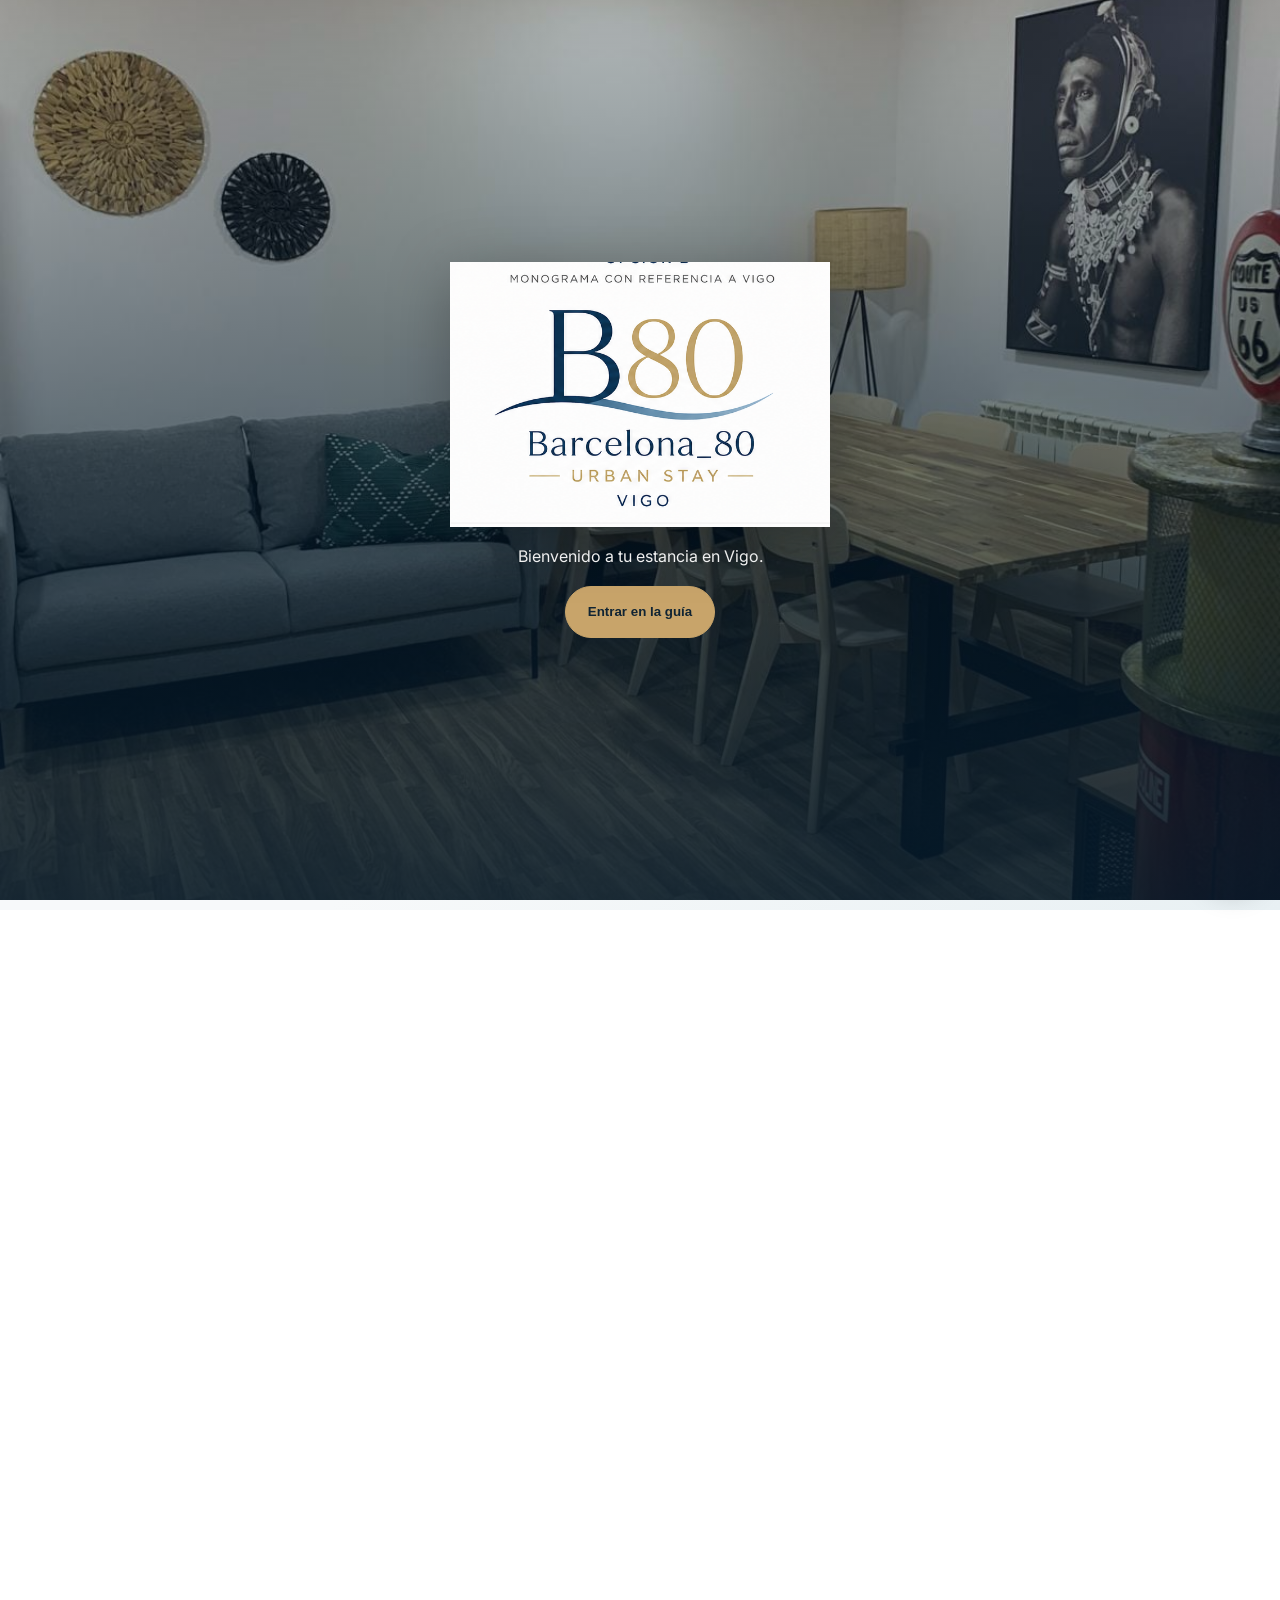
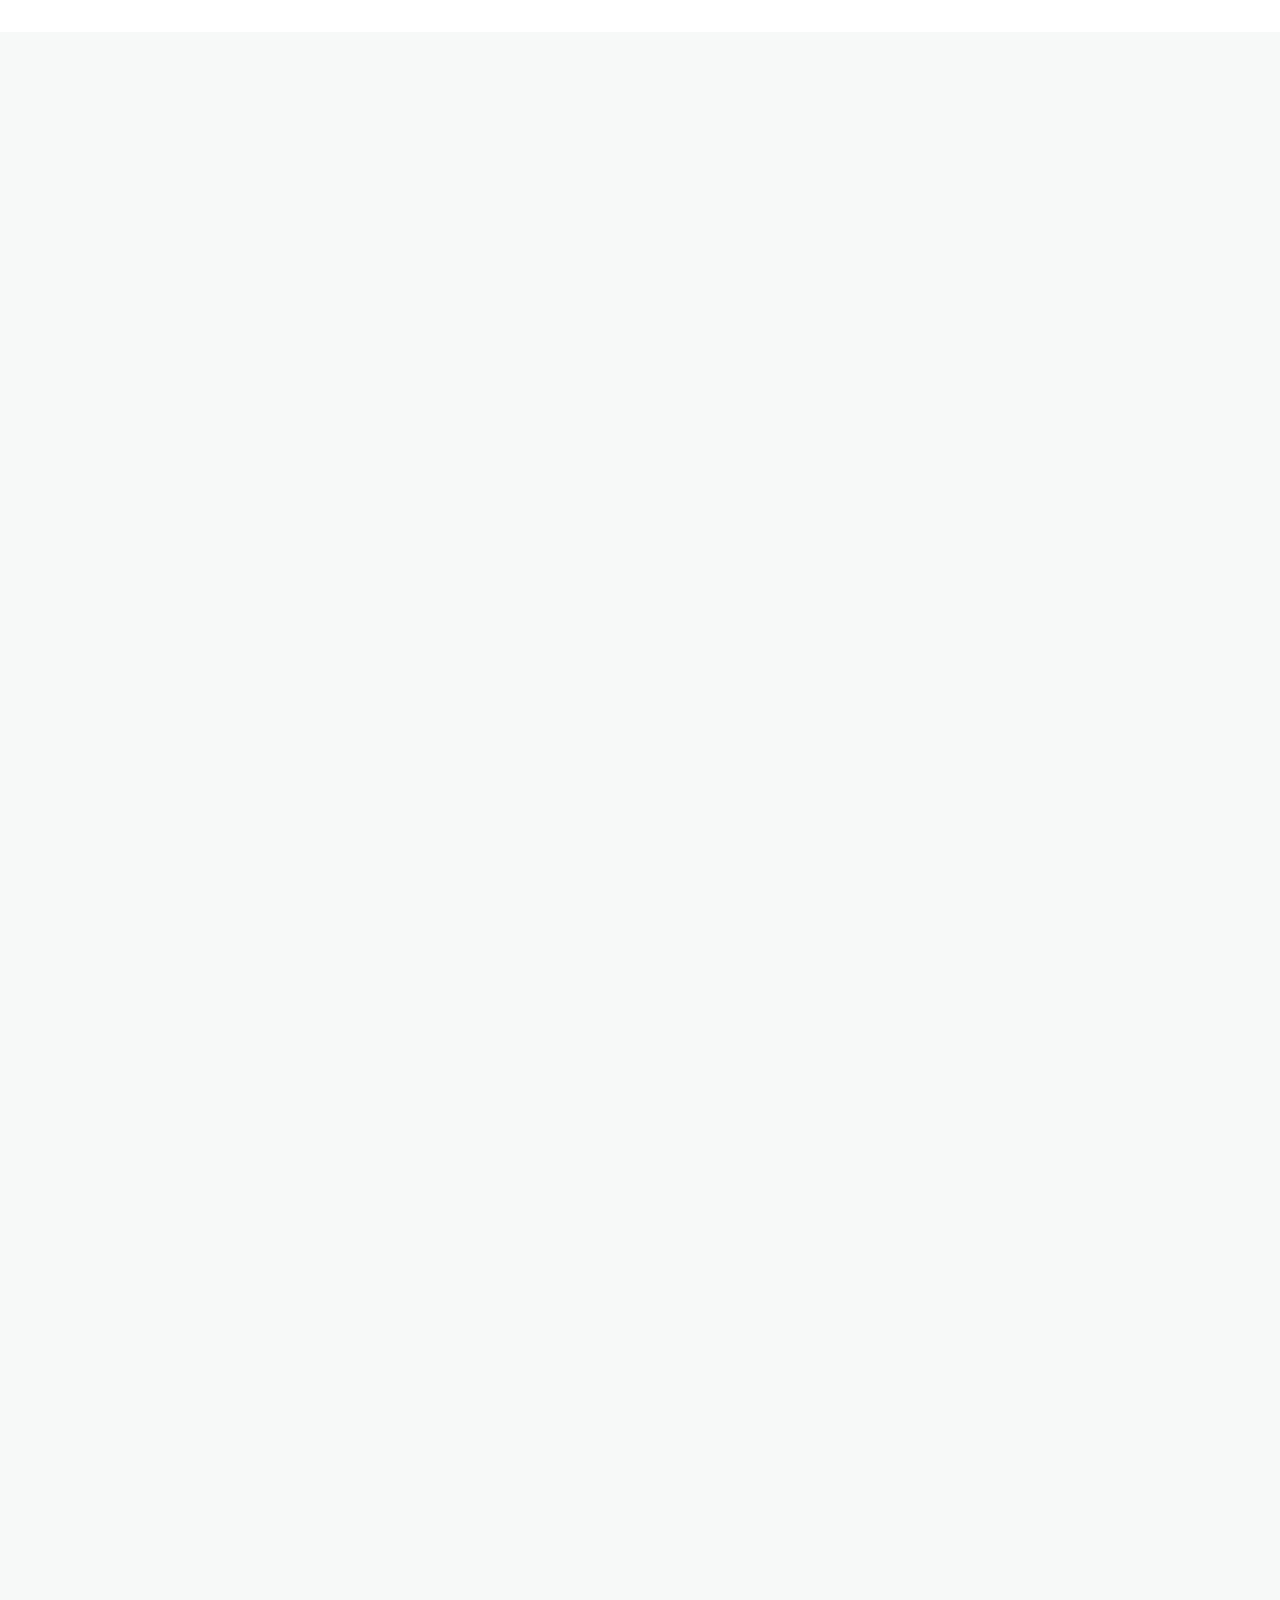
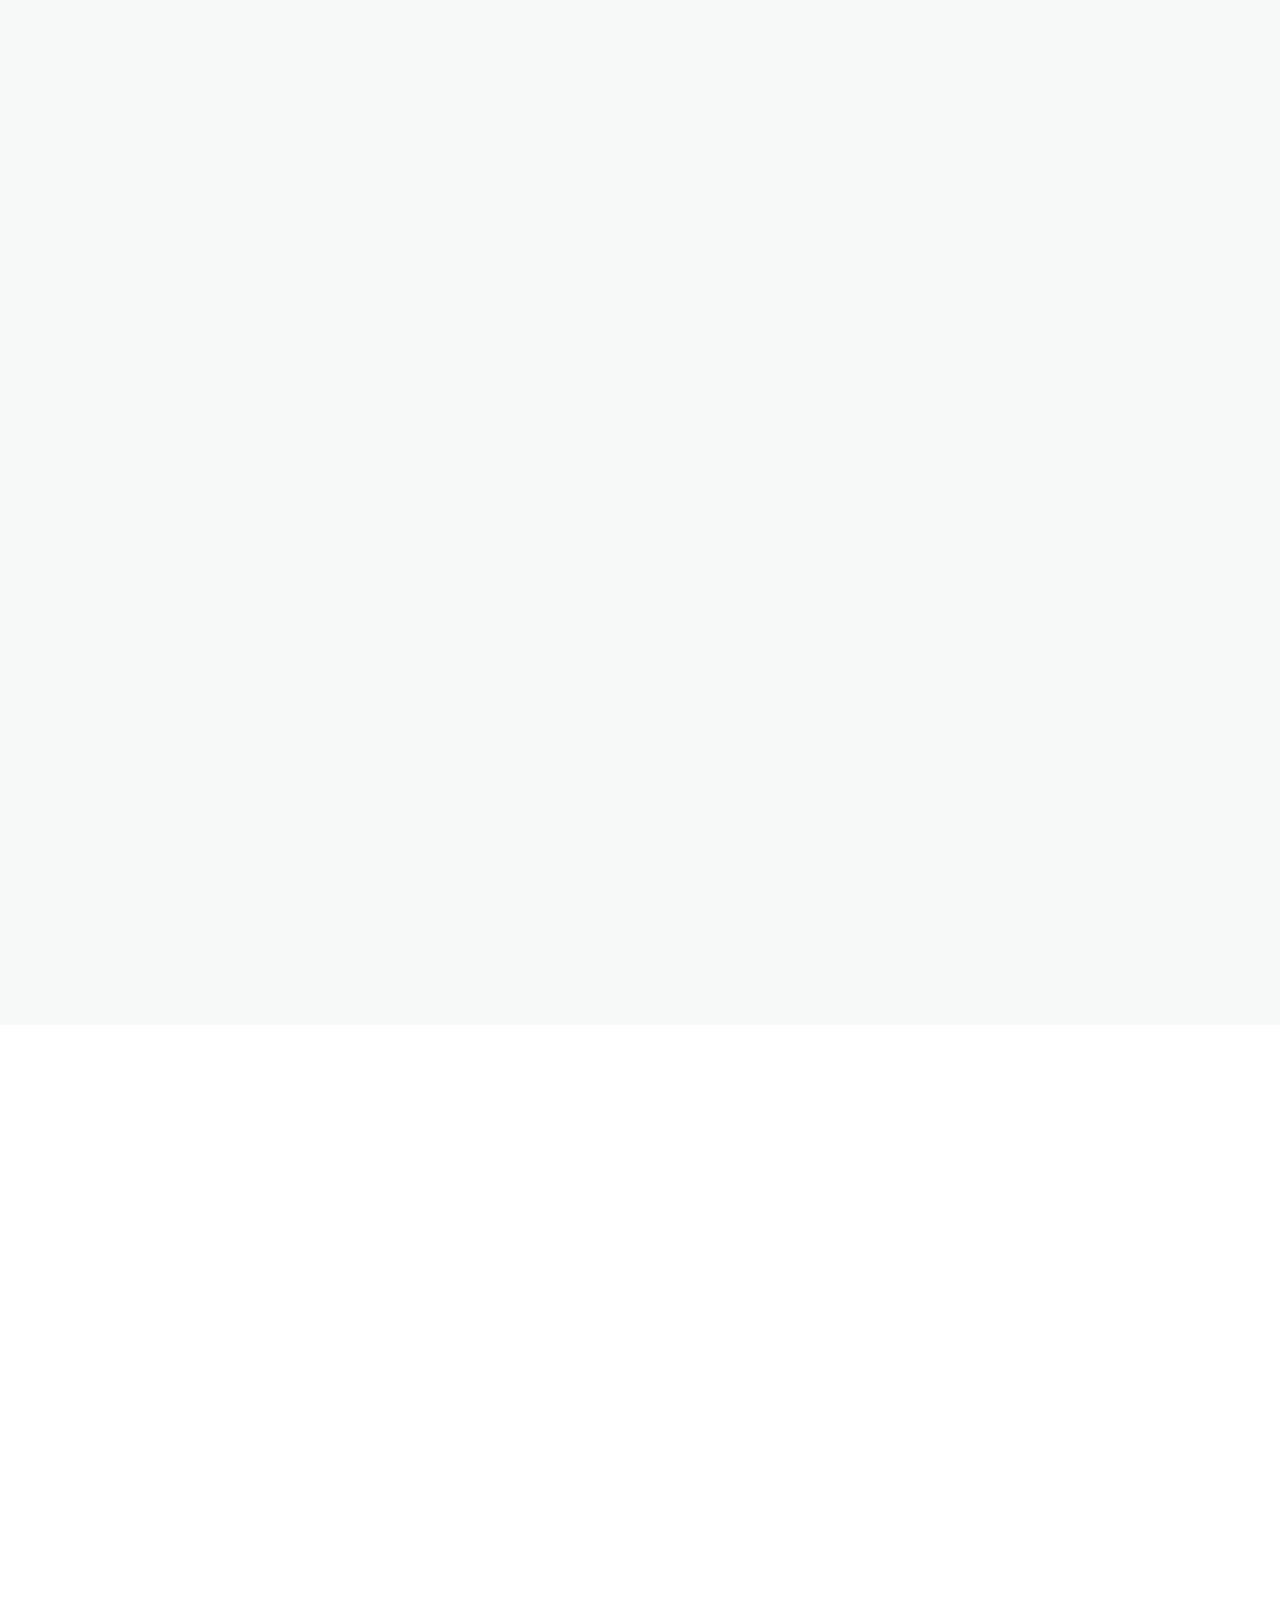
<file: index.html>
<!DOCTYPE html>

<html lang="es">
<head>
<meta charset="utf-8"/>
<meta content="width=device-width,initial-scale=1,viewport-fit=cover" name="viewport"/>
<meta content="#082f4f" name="theme-color"/>
<meta content="Guía digital para huéspedes de Barcelona 80 Urban Stay, Vigo." name="description"/>
<link href="manifest.webmanifest" rel="manifest"/>
<link href="assets/logo-b80-mark.png" rel="icon"/>
<link href="assets/logo-b80-mark.png" rel="apple-touch-icon"/>
<title>B80 · Barcelona 80 Urban Stay · Vigo</title>
<link href="https://fonts.googleapis.com" rel="preconnect"/>
<link crossorigin="" href="https://fonts.gstatic.com" rel="preconnect"/>
<link href="https://fonts.googleapis.com/css2?family=Inter:wght@400;500;600;700&amp;family=Manrope:wght@500;600;700;800&amp;display=swap" rel="stylesheet"/>
<link href="styles.css" rel="stylesheet"/>
<link href="https://barcelona80urbanstay.com/" rel="canonical"/><meta content="Barcelona_80 Urban Stay · Guía de huéspedes" property="og:title"/><meta content="Guía digital del apartamento, recomendaciones de Vigo y servicios útiles." property="og:description"/><meta content="website" property="og:type"/><meta content="https://barcelona80urbanstay.com/" property="og:url"/></head>
<body><noscript>Esta guía funciona mejor con JavaScript activado.</noscript>
<div aria-label="Bienvenida" class="welcome" id="welcome">
<img alt="Salón comedor de Barcelona 80 Urban Stay" src="assets/living.jpeg"/>
<div class="welcome__shade"></div>
<div class="welcome__content">
<img alt="B80 Barcelona 80 Urban Stay Vigo" class="welcome__logo" src="assets/logo-b80.png"/>
<p>Bienvenido a tu estancia en Vigo.</p>
<button class="button button--gold" id="enterBtn">Entrar en la guía</button>
</div>
</div>
<header class="topbar">
<button aria-expanded="false" aria-label="Abrir menú" class="icon-button" id="menuBtn">☰</button>
<a class="brand" href="#inicio"><img alt="B80" decoding="async" loading="lazy" src="assets/logo-b80-mark.png"/></a>
<div class="topbar__actions">
<div class="language-picker">
<button aria-controls="languageMenu" aria-expanded="false" aria-label="Seleccionar idioma" class="language-toggle" id="languageToggle" type="button"><span id="languageCurrent">🇪🇸 ES</span><span aria-hidden="true">⌄</span></button>
<div class="language-menu" id="languageMenu">
<a class="is-active" data-language="es" href="index.html">🇪🇸 Español</a>
<a data-language="en" href="en.html">🇬🇧 English</a>
<a data-language="fr" href="fr.html">🇫🇷 Français</a>
<a data-language="pt" href="pt.html">🇵🇹 Português</a>
<a data-language="de" href="de.html">🇩🇪 Deutsch</a>
</div>
</div>
</div>
<a aria-label="Cómo llegar" class="icon-button" href="https://www.google.com/maps/dir/?api=1&amp;destination=Calle+Barcelona+80%2C+36205+Vigo" rel="noopener" target="_blank">⌖</a>

</header>
<aside aria-hidden="true" class="drawer" id="drawer">
<button aria-label="Cerrar menú" class="drawer__close" id="closeMenu">×</button>
<nav>
<a href="#inicio">Inicio</a><a href="#aparcamiento">Aparcamiento</a><a href="#wifi">WiFi</a><a href="#apartamento">El apartamento</a><a href="#vigo">Descubre Vigo</a>
<a href="#eventos">Eventos en Vigo</a><a href="#restaurantes">Restaurantes</a><a href="#servicios">Servicios cercanos</a><a href="#instalar">Instalar la app</a><a href="#checkout">Check-out</a><a href="#experiencia">Tu experiencia</a>
</nav>
</aside>
<div class="scrim" id="scrim"></div>
<main>
<section class="hero section" id="inicio">
<div class="hero__copy">
<span class="eyebrow">VIGO · GALICIA</span>
<h1>Todo lo que necesitas para disfrutar tu estancia.</h1>
<p>Tu apartamento, recomendaciones locales y ayuda práctica, siempre a un toque.</p>
<div class="hero__actions">
<a class="button" href="#apartamento">Explorar la guía</a>
<a class="button button--outline" href="https://wa.me/34695709630" rel="noopener" target="_blank">WhatsApp</a>
</div>
</div>
<img alt="Cocina y salón del apartamento" src="assets/kitchen-living.jpeg"/>
</section>
<section aria-label="Accesos principales" class="quick-grid section section--compact">
<a class="quick-card" href="#apartamento"><span>⌂</span><strong>El apartamento</strong><small>6 habitaciones · 3 baños</small></a>
<a class="quick-card" href="#vigo"><span>⌖</span><strong>Descubre Vigo</strong><small>Lugares imprescindibles</small></a>
<a class="quick-card" href="#restaurantes"><span>◇</span><strong>Restaurantes</strong><small>Selección local</small></a>
<a class="quick-card" href="#servicios"><span>＋</span><strong>Servicios</strong><small>Todo lo más cercano</small></a>
</section>
<section class="section section--parking" id="aparcamiento">
<div class="section-heading">
<span class="eyebrow">LLEGADA EN COCHE</span>
<h2>Aparcamiento cerca de Barcelona 80.</h2>
<p>Consulta la zona gratuita recomendada, el horario de la zona ORA y los parkings cubiertos próximos.</p>
</div>
<figure class="parking-guide">
<img alt="Guía de aparcamiento de Barcelona 80 con zona gratuita, zona ORA y parking cubierto" src="assets/aparcamiento-barcelona80.png"/>
</figure>
<div class="parking-actions">
<a class="button" href="https://www.google.com/maps/search/?api=1&amp;query=aparcamiento+cerca+de+Calle+Barcelona+80+Vigo" rel="noopener" target="_blank">Abrir zona en Google Maps</a>
<a class="button button--outline" href="https://www.telpark.com/" rel="noopener" target="_blank">Abrir Telpark</a>
</div>
<p class="parking-note"><strong>Zona ORA:</strong> consulta siempre la señalización de cada calle y los horarios indicados. Fuera del horario regulado, el estacionamiento puede ser gratuito.</p>
</section>
<section class="section" id="apartamento">
<div class="section-heading"><span class="eyebrow">TU ALOJAMIENTO</span><h2>Barcelona 80 Urban Stay</h2><p>Calle Barcelona 80 · 36205 Vigo. Un alojamiento amplio, moderno y pensado para grupos.</p></div>
<div class="facts"><div><strong>6</strong><span>habitaciones</span></div><div><strong>3</strong><span>baños</span></div><div><strong>15:00</strong><span>check-in</span></div><div><strong>12:00</strong><span>check-out</span></div></div>
<div class="action-row">
<a class="button" href="https://www.google.com/maps/dir/?api=1&amp;destination=Calle+Barcelona+80%2C+36205+Vigo" rel="noopener" target="_blank">Cómo llegar</a>
<a class="button button--outline" href="tel:+34695709630">Llamar</a>
<a class="button button--outline" href="https://wa.me/34695709630" rel="noopener" target="_blank">WhatsApp</a>
</div>
<h3 class="subheading">Habitaciones</h3>
<p class="muted center">5 camas de 140 × 200 cm y 1 cama individual de 90 × 200 cm.</p>
<div class="gallery gallery--rooms">
<article class="photo-card"><img alt="Habitación 1" decoding="async" loading="lazy" src="assets/room-green.jpeg"><div><strong>Habitación 1</strong><span>Cama 140 × 200</span></div></img></article>
<article class="photo-card"><img alt="Habitación 2" decoding="async" loading="lazy" src="assets/room-neutral.jpeg"/><div><strong>Habitación 2</strong><span>Cama 140 × 200</span></div></article>
<article class="photo-card"><img alt="Habitación 3" decoding="async" loading="lazy" src="assets/room-check.jpeg"/><div><strong>Habitación 3</strong><span>Cama 140 × 200</span></div></article>
<article class="photo-card"><img alt="Habitación 4" decoding="async" loading="lazy" src="assets/room-grey.jpeg"/><div><strong>Habitación 4</strong><span>Cama 140 × 200</span></div></article>
<article class="photo-card"><img alt="Habitación 5" decoding="async" loading="lazy" src="assets/room-six.jpeg"/><div><strong>Habitación 5</strong><span>Cama 140 × 200</span></div></article>
<article class="photo-card"><img alt="Habitación 6" decoding="async" loading="lazy" src="assets/room-single.jpeg"/><div><strong>Habitación 6</strong><span>Cama 90 × 200</span></div></article>
</div>
<h3 class="subheading">Baños</h3>
<div class="gallery gallery--baths">
<article class="photo-card"><img alt="Baño 1" decoding="async" loading="lazy" src="assets/bath-blue.jpeg"/><div><strong>Baño 1</strong><span>Ducha</span></div></article>
<article class="photo-card"><img alt="Baño 2" decoding="async" loading="lazy" src="assets/bath-green.jpeg"/><div><strong>Baño 2</strong><span>Ducha</span></div></article>
<article class="photo-card"><img alt="Baño 3" decoding="async" loading="lazy" src="assets/bath-grey.jpeg"/><div><strong>Baño 3</strong><span>Ducha</span></div></article>
</div>
<div class="split-feature"><img alt="Cocina equipada" decoding="async" loading="lazy" src="assets/kitchen.jpeg"/><div><span class="eyebrow">COCINA Y SALÓN</span><h3>Todo lo necesario para compartir.</h3><ul class="checklist"><li>Horno y microondas</li><li>Cafetera</li><li>Lavadora</li><li>Frigorífico</li><li>Menaje</li><li>Comedor amplio</li></ul></div></div>
<div class="info-panels">
<article class="info-panel wifi-panel" id="wifi"><div class="wifi-panel__copy"><span aria-hidden="true" class="panel-icon">◉</span><span class="eyebrow">CONEXIÓN</span><h3>WiFi del apartamento</h3><dl class="wifi-data"><div><dt>Red</dt><dd id="wifiName">MOVISTAR_PLUS_F4E0</dd></div><div><dt>Contraseña</dt><dd id="wifiPassword">cSJ4VoAbgUp7BLnormjo</dd></div></dl><div class="wifi-actions"><button class="button button--small" id="copyWifi" type="button">Copiar contraseña</button><a class="button button--small button--outline" href="assets/wifi-qr.png" target="_blank">Abrir QR</a></div><p class="wifi-note">También puedes escanear el código QR del marco situado en el apartamento.</p></div><img alt="Código QR para conectarse al WiFi MOVISTAR PLUS F4E0" class="wifi-qr" decoding="async" height="230" loading="lazy" src="assets/wifi-qr.png" width="230"/></article>
<article class="info-panel"><span class="panel-icon">♡</span><h3>Normas de la casa</h3><p>No fumar · No se admiten mascotas · Respeta el descanso de los vecinos · Cuida el apartamento.</p></article>
</div>
</section>
<section class="section section--tint" id="vigo">
<div class="section-heading"><span class="eyebrow">NUESTRA CIUDAD</span><h2>Descubre Vigo</h2><p>Mar, gastronomía, barrios con historia y rincones para disfrutar sin prisas.</p></div>
<div class="destination-grid">
<a href="https://www.google.com/maps/dir/?api=1&amp;origin=Calle+Barcelona+80%2C+36205+Vigo&amp;destination=Casco+Vello%2C+Vigo" rel="noopener" target="_blank"><strong>Casco Vello</strong><span>Paseo histórico y ambiente local</span><em>Ver ruta</em></a>
<a href="https://www.google.com/maps/dir/?api=1&amp;origin=Calle+Barcelona+80%2C+36205+Vigo&amp;destination=Monte+do+Castro%2C+Vigo" rel="noopener" target="_blank"><strong>Monte do Castro</strong><span>Vistas privilegiadas de la ría</span><em>Ver ruta</em></a>
<a href="https://www.google.com/maps/dir/?api=1&amp;origin=Calle+Barcelona+80%2C+36205+Vigo&amp;destination=Playa+de+Samil%2C+Vigo" rel="noopener" target="_blank"><strong>Playa de Samil</strong><span>Atlántico, paseo y puestas de sol</span><em>Ver ruta</em></a>
<a href="https://www.google.com/maps/dir/?api=1&amp;origin=Calle+Barcelona+80%2C+36205+Vigo&amp;destination=Bouzas%2C+Vigo" rel="noopener" target="_blank"><strong>Bouzas</strong><span>Atardecer y esencia marinera</span><em>Ver ruta</em></a>
<a href="https://www.google.com/maps/search/?api=1&amp;query=Casa+Hermo+Vigo" rel="noopener" target="_blank"><strong>Casa Hermo</strong><span>Productos gallegos</span><em>Abrir mapa</em></a>
<a href="https://www.google.com/maps/search/?api=1&amp;query=Casa+Samaniego+Vigo" rel="noopener" target="_blank"><strong>Casa Samaniego</strong><span>Vinos y productos gourmet</span><em>Abrir mapa</em></a>
</div>
</section>
<section class="section section--events" id="eventos">
<div class="section-heading">
<span class="eyebrow">AGENDA ACTUALIZADA · AGOSTO 2026</span>
<h2>Próximos eventos en Vigo.</h2>
<p>Una selección de los conciertos, espectáculos y fiestas más próximos. Pulsa cada tarjeta para consultar la información oficial.</p>
</div>
<div class="events-grid events-grid--upcoming">
<a class="event-card event-card--featured" href="https://hoxe.vigo.org/actualidade/avisos_transporte.php?id=3684&amp;lang=es" rel="noopener" target="_blank"><span class="event-date"><b>07</b><small>AGO</small></span><div><strong>Abraham Mateo</strong><small>Concierto en el Auditorio de Castrelos</small></div><em>Ver información oficial</em></a>
<a class="event-card" href="https://hoxe.vigo.org/actualidade/avisos_transporte.php?id=3684&amp;lang=es" rel="noopener" target="_blank"><span class="event-date"><b>09</b><small>AGO</small></span><div><strong>Ópera Nabucco</strong><small>Auditorio de Castrelos</small></div><em>Ver información oficial</em></a>
<a class="event-card" href="https://hoxe.vigo.org/conecenos/f_agosto.php?lang=es" rel="noopener" target="_blank"><span class="event-date"><b>09</b><small>AGO</small></span><div><strong>Fiesta del Pulpo</strong><small>Celebraciones populares de agosto</small></div><em>Consultar fiestas</em></a>
<a class="event-card" href="https://hoxe.vigo.org/actualidade/avisos_transporte.php?id=3684&amp;lang=es" rel="noopener" target="_blank"><span class="event-date"><b>11</b><small>AGO</small></span><div><strong>The Corrs</strong><small>Concierto en el Auditorio de Castrelos</small></div><em>Ver información oficial</em></a>
<a class="event-card" href="https://auditoriomardevigo.com/mec-category/concertos/" rel="noopener" target="_blank"><span class="event-date"><b>14</b><small>AGO</small></span><div><strong>Final del Concurso Internacional de Piano</strong><small>Auditorio Mar de Vigo</small></div><em>Ver evento</em></a>
<a class="event-card" href="https://hoxe.vigo.org/actualidade/avisos_transporte.php?id=3684&amp;lang=es" rel="noopener" target="_blank"><span class="event-date"><b>14</b><small>AGO</small></span><div><strong>Viva Suecia</strong><small>Concierto en el Auditorio de Castrelos</small></div><em>Ver información oficial</em></a>
<a class="event-card" href="https://hoxe.vigo.org/actualidade/avisos_transporte.php?id=3684&amp;lang=es" rel="noopener" target="_blank"><span class="event-date"><b>15</b><small>AGO</small></span><div><strong>Iván Ferreiro</strong><small>Concierto en el Auditorio de Castrelos</small></div><em>Ver información oficial</em></a>
<a class="event-card" href="https://hoxe.vigo.org/conecenos/f_agosto.php?lang=es" rel="noopener" target="_blank"><span class="event-date"><b>15–16</b><small>AGO</small></span><div><strong>Fiestas de San Roque</strong><small>Fiestas populares y celebraciones locales</small></div><em>Consultar fiestas</em></a>
<a class="event-card" href="https://hoxe.vigo.org/actualidade/avisos_transporte.php?id=3684&amp;lang=es" rel="noopener" target="_blank"><span class="event-date"><b>16</b><small>AGO</small></span><div><strong>FNAC Live</strong><small>Concierto en el Auditorio de Castrelos</small></div><em>Ver información oficial</em></a>
</div>
<p class="events-note">Agenda revisada el 5 de agosto de 2026. Los horarios y programas pueden cambiar; consulta siempre la información oficial antes de desplazarte.</p>
</section>
<section class="section" id="restaurantes">
<div class="section-heading"><span class="eyebrow">SELECCIÓN DEL ANFITRIÓN</span><h2>Restaurantes</h2><p>Opciones para distintos gustos, presupuestos y momentos.</p></div>
<div class="restaurant-list restaurant-list--details">
<a href="https://www.google.com/maps/dir/?api=1&amp;origin=Calle+Barcelona+80%2C+36205+Vigo&amp;destination=Casa+Marco%2C+Vigo" rel="noopener" target="_blank"><strong>Casa Marco</strong><span>Cocina de producto · €€€</span><div class="route-meta"><b>🚶 24 min</b><b>🚗 8 min</b><b>≈ 30–45 €</b></div><em>Abrir ruta</em></a>
<a href="https://www.google.com/maps/dir/?api=1&amp;origin=Calle+Barcelona+80%2C+36205+Vigo&amp;destination=Casa+Vella%2C+Vigo" rel="noopener" target="_blank"><strong>Casa Vella</strong><span>Cocina gallega · €€</span><div class="route-meta"><b>🚶 27 min</b><b>🚗 9 min</b><b>≈ 20–35 €</b></div><em>Abrir ruta</em></a>
<a href="https://www.google.com/maps/dir/?api=1&amp;origin=Calle+Barcelona+80%2C+36205+Vigo&amp;destination=Porto+Santo%2C+Vigo" rel="noopener" target="_blank"><strong>Porto Santo</strong><span>Cocina informal · €€</span><div class="route-meta"><b>🚶 25 min</b><b>🚗 8 min</b><b>≈ 18–30 €</b></div><em>Abrir ruta</em></a>
<a href="https://www.google.com/maps/dir/?api=1&amp;origin=Calle+Barcelona+80%2C+36205+Vigo&amp;destination=Detapaencepa%2C+Vigo" rel="noopener" target="_blank"><strong>Detapaencepa</strong><span>Tapas y vinos · €€</span><div class="route-meta"><b>🚶 22 min</b><b>🚗 7 min</b><b>≈ 18–30 €</b></div><em>Abrir ruta</em></a>
<a href="https://www.google.com/maps/dir/?api=1&amp;origin=Calle+Barcelona+80%2C+36205+Vigo&amp;destination=Casa+Moncho%2C+Vigo" rel="noopener" target="_blank"><strong>Casa Moncho</strong><span>Cocina tradicional · €€</span><div class="route-meta"><b>🚶 29 min</b><b>🚗 10 min</b><b>≈ 20–35 €</b></div><em>Abrir ruta</em></a>
<a href="https://www.google.com/maps/dir/?api=1&amp;origin=Calle+Barcelona+80%2C+36205+Vigo&amp;destination=Casa+Nisio%2C+Vigo" rel="noopener" target="_blank"><strong>Casa Nisio</strong><span>Marisco y cocina gallega · €€€</span><div class="route-meta"><b>🚶 31 min</b><b>🚗 11 min</b><b>≈ 35–55 €</b></div><em>Abrir ruta</em></a>
<a href="https://www.google.com/maps/dir/?api=1&amp;origin=Calle+Barcelona+80%2C+36205+Vigo&amp;destination=Rokuseki%2C+Vigo" rel="noopener" target="_blank"><strong>Rokuseki</strong><span>Cocina japonesa · €€€</span><div class="route-meta"><b>🚶 25 min</b><b>🚗 8 min</b><b>≈ 30–45 €</b></div><em>Abrir ruta</em></a>
<a href="https://www.google.com/maps/dir/?api=1&amp;origin=Calle+Barcelona+80%2C+36205+Vigo&amp;destination=Nikko+Espacio+Gastronomico%2C+Vigo" rel="noopener" target="_blank"><strong>Nikko</strong><span>Experiencia gastronómica · €€€</span><div class="route-meta"><b>🚶 27 min</b><b>🚗 9 min</b><b>≈ 30–45 €</b></div><em>Abrir ruta</em></a>
<a href="https://www.google.com/maps/dir/?api=1&amp;origin=Calle+Barcelona+80%2C+36205+Vigo&amp;destination=Maruja+Limon%2C+Vigo" rel="noopener" target="_blank"><strong>Maruja Limón</strong><span>Alta cocina · €€€€</span><div class="route-meta"><b>🚶 30 min</b><b>🚗 10 min</b><b>≈ 60–100 €</b></div><em>Abrir ruta</em></a>
</div>
<p class="estimate-note">Precios orientativos por persona. Los tiempos pueden variar según el tráfico, el ritmo al caminar y la ruta elegida.</p>
</section>
<section class="section section--tint" id="servicios">
<div class="section-heading"><span class="eyebrow">CERCA DEL APARTAMENTO</span><h2>Servicios útiles</h2><p>Accesos directos a las opciones más próximas o recomendadas.</p></div>
<div class="service-grid">
<a class="service-card service-card--featured" href="https://www.google.com/maps/dir/?api=1&amp;origin=Calle+Barcelona+80%2C+36205+Vigo&amp;destination=Sole+Mio+Brunch%2C+Vigo" rel="noopener" target="_blank"><span>☕</span><div><strong>Sole Mío Brunch</strong><small>Cafetería bonita y cercana</small></div><em>Ver ruta</em></a>
<a class="service-card" href="https://www.google.com/maps/search/?api=1&amp;query=supermercado+cerca+de+Calle+Barcelona+80%2C+36205+Vigo" rel="noopener" target="_blank"><span>🛒</span><div><strong>Supermercado</strong><small>Mostrar el más cercano</small></div><em>Abrir mapa</em></a>
<a class="service-card" href="https://www.google.com/maps/search/?api=1&amp;query=farmacia+Camiño+do+Regueiro+Vigo" rel="noopener" target="_blank"><span>＋</span><div><strong>Farmacia · Regueiro</strong><small>Opción cercana</small></div><em>Abrir mapa</em></a>
<a class="service-card" href="https://www.google.com/maps/search/?api=1&amp;query=farmacia+Gran+Via+Vigo+cerca+de+Calle+Barcelona+80" rel="noopener" target="_blank"><span>＋</span><div><strong>Farmacia · Gran Vía</strong><small>Opción cercana</small></div><em>Abrir mapa</em></a>
<a class="service-card" href="https://www.google.com/maps/dir/?api=1&amp;origin=Calle+Barcelona+80%2C+36205+Vigo&amp;destination=Hospital+Ribera+Povisa%2C+Vigo" rel="noopener" target="_blank"><span>✚</span><div><strong>Hospital Povisa</strong><small>Atención sanitaria próxima</small></div><em>Ver ruta</em></a>
<a class="service-card" href="https://www.google.com/maps/search/?api=1&amp;query=parking+cerca+de+Calle+Barcelona+80%2C+36205+Vigo" rel="noopener" target="_blank"><span> P </span><div><strong>Parking</strong><small>Aparcamientos próximos</small></div><em>Abrir mapa</em></a>
<a class="service-card" href="https://www.google.com/maps/search/?api=1&amp;query=parada+taxi+Povisa+Barcelona+Vigo" rel="noopener" target="_blank"><span>🚕</span><div><strong>Taxi Povisa–Barcelona</strong><small>Parada cercana</small></div><em>Abrir mapa</em></a>
<a class="service-card" href="https://www.google.com/maps/dir/?api=1&amp;origin=Calle+Barcelona+80%2C+36205+Vigo&amp;destination=Estacion+Vigo+Urzaiz" rel="noopener" target="_blank"><span>🚆</span><div><strong>Vigo–Urzáiz</strong><small>Tren y estación intermodal</small></div><em>Ver ruta</em></a>
<a class="service-card" href="https://www.google.com/maps/dir/?api=1&amp;origin=Calle+Barcelona+80%2C+36205+Vigo&amp;destination=Aeropuerto+de+Vigo" rel="noopener" target="_blank"><span>✈</span><div><strong>Aeropuerto de Vigo</strong><small>Ruta en coche</small></div><em>Ver ruta</em></a>
<a class="service-card" href="tel:112"><span>!</span><div><strong>Emergencias</strong><small>Teléfono 112</small></div><em>Llamar</em></a>
</div>
</section>
<section class="section section--install" id="instalar">
<div class="section-heading">
<span class="eyebrow">GUÍA INSTALABLE</span>
<h2>Lleva Barcelona 80 en tu móvil.</h2>
<p>Instala esta guía como una aplicación para abrirla desde la pantalla de inicio y consultar la información esencial incluso con conexión limitada.</p>
</div>
<div class="install-grid">
<article class="install-card install-card--android">
<div aria-hidden="true" class="install-card__icon">A</div>
<span class="eyebrow">ANDROID · CHROME</span>
<h3>Instalación automática</h3>
<ol>
<li>Abre esta guía con Google Chrome.</li>
<li>Pulsa el botón <strong>Instalar aplicación</strong>.</li>
<li>Confirma para añadirla a tu pantalla de inicio.</li>
</ol>
<button class="button button--gold" id="installAndroidBtn" type="button">Instalar aplicación</button>
<p class="install-status" id="androidInstallStatus">El botón se activará cuando Chrome permita la instalación.</p>
</article>
<article class="install-card install-card--ios">
<div aria-hidden="true" class="install-card__icon"></div>
<span class="eyebrow">IPHONE · SAFARI</span>
<h3>Añadir a pantalla de inicio</h3>
<ol>
<li>Abre esta guía con Safari.</li>
<li>Pulsa <strong>Compartir</strong> <span aria-label="icono compartir">□↑</span>.</li>
<li>Elige <strong>Añadir a pantalla de inicio</strong>.</li>
<li>Pulsa <strong>Añadir</strong>.</li>
</ol>
<button class="button button--outline" id="showIphoneHelp" type="button">Ver instrucciones iPhone</button>
</article>
</div>
<div class="install-benefits">
<span>Acceso rápido</span><span>Pantalla completa</span><span>Icono propio</span><span>Información esencial sin conexión</span>
</div>
</section>
<div aria-hidden="true" class="install-modal" id="iphoneHelp">
<div aria-labelledby="iphoneHelpTitle" aria-modal="true" class="install-modal__panel" role="dialog">
<button aria-label="Cerrar instrucciones" class="install-modal__close" id="closeIphoneHelp" type="button">×</button>
<span class="eyebrow">IPHONE · SAFARI</span>
<h2 id="iphoneHelpTitle">Instala la guía en cuatro pasos</h2>
<ol class="iphone-steps">
<li><strong>Abre Safari.</strong><span>La instalación desde iPhone debe hacerse con Safari.</span></li>
<li><strong>Pulsa Compartir □↑.</strong><span>Está en la barra inferior o superior del navegador.</span></li>
<li><strong>Añadir a pantalla de inicio.</strong><span>Desplázate por el menú si no lo ves al principio.</span></li>
<li><strong>Pulsa Añadir.</strong><span>El icono de Barcelona 80 aparecerá junto a tus aplicaciones.</span></li>
</ol>
</div>
</div>
<section class="section checkout" id="checkout">
<div class="section-heading"><span class="eyebrow">ANTES DE MARCHAR</span><h2>Check-out · 12:00</h2><p>Gracias por ayudarnos a preparar el apartamento para los siguientes huéspedes.</p></div>
<div class="checkout-list"><label><input type="checkbox"/> Comprueba que no olvidas objetos personales</label><label><input type="checkbox"/> Apaga las luces</label><label><input type="checkbox"/> Cierra puertas y ventanas</label><label><input type="checkbox"/> Deja las llaves según las instrucciones recibidas</label></div>
</section>
<section class="section experience" id="experiencia">
<img alt="Salón del apartamento" decoding="async" loading="lazy" src="assets/living.jpeg"/>
<div><span class="eyebrow">GRACIAS POR TU VISITA</span><h2>¿Te ha gustado la estancia?</h2><p>Tu valoración ayuda a futuros huéspedes y a seguir mejorando.</p>
<a class="button button--gold" href="https://www.airbnb.es/rooms/54171518?unique_share_id=ff06a61d-fff5-4d9a-a8b7-592999700194&amp;viralityEntryPoint=1&amp;s=76" rel="noopener" target="_blank">Valorar mi estancia en Airbnb</a>
<a class="text-link" href="https://www.airbnb.es/rooms/54171518?unique_share_id=ff06a61d-fff5-4d9a-a8b7-592999700194&amp;viralityEntryPoint=1&amp;s=76" rel="noopener" target="_blank">Ver el anuncio</a>
</div>
</section>
</main>
<a aria-label="Contactar por WhatsApp" class="whatsapp-float" href="https://wa.me/34695709630" rel="noopener" target="_blank">WA</a>
<button class="install-button" hidden="" id="installBtn">Instalar guía</button>
<footer><img alt="B80" decoding="async" loading="lazy" src="assets/logo-b80-mark.png"/><p>Barcelona 80 Urban Stay · Vigo</p><div><a href="tel:+34695709630">695 709 630</a><a href="https://wa.me/34695709630" rel="noopener" target="_blank">WhatsApp</a></div></footer>
<script src="app.js"></script>
<div aria-live="polite" class="toast" id="toast" role="status"></div></body>
</html>
</file>
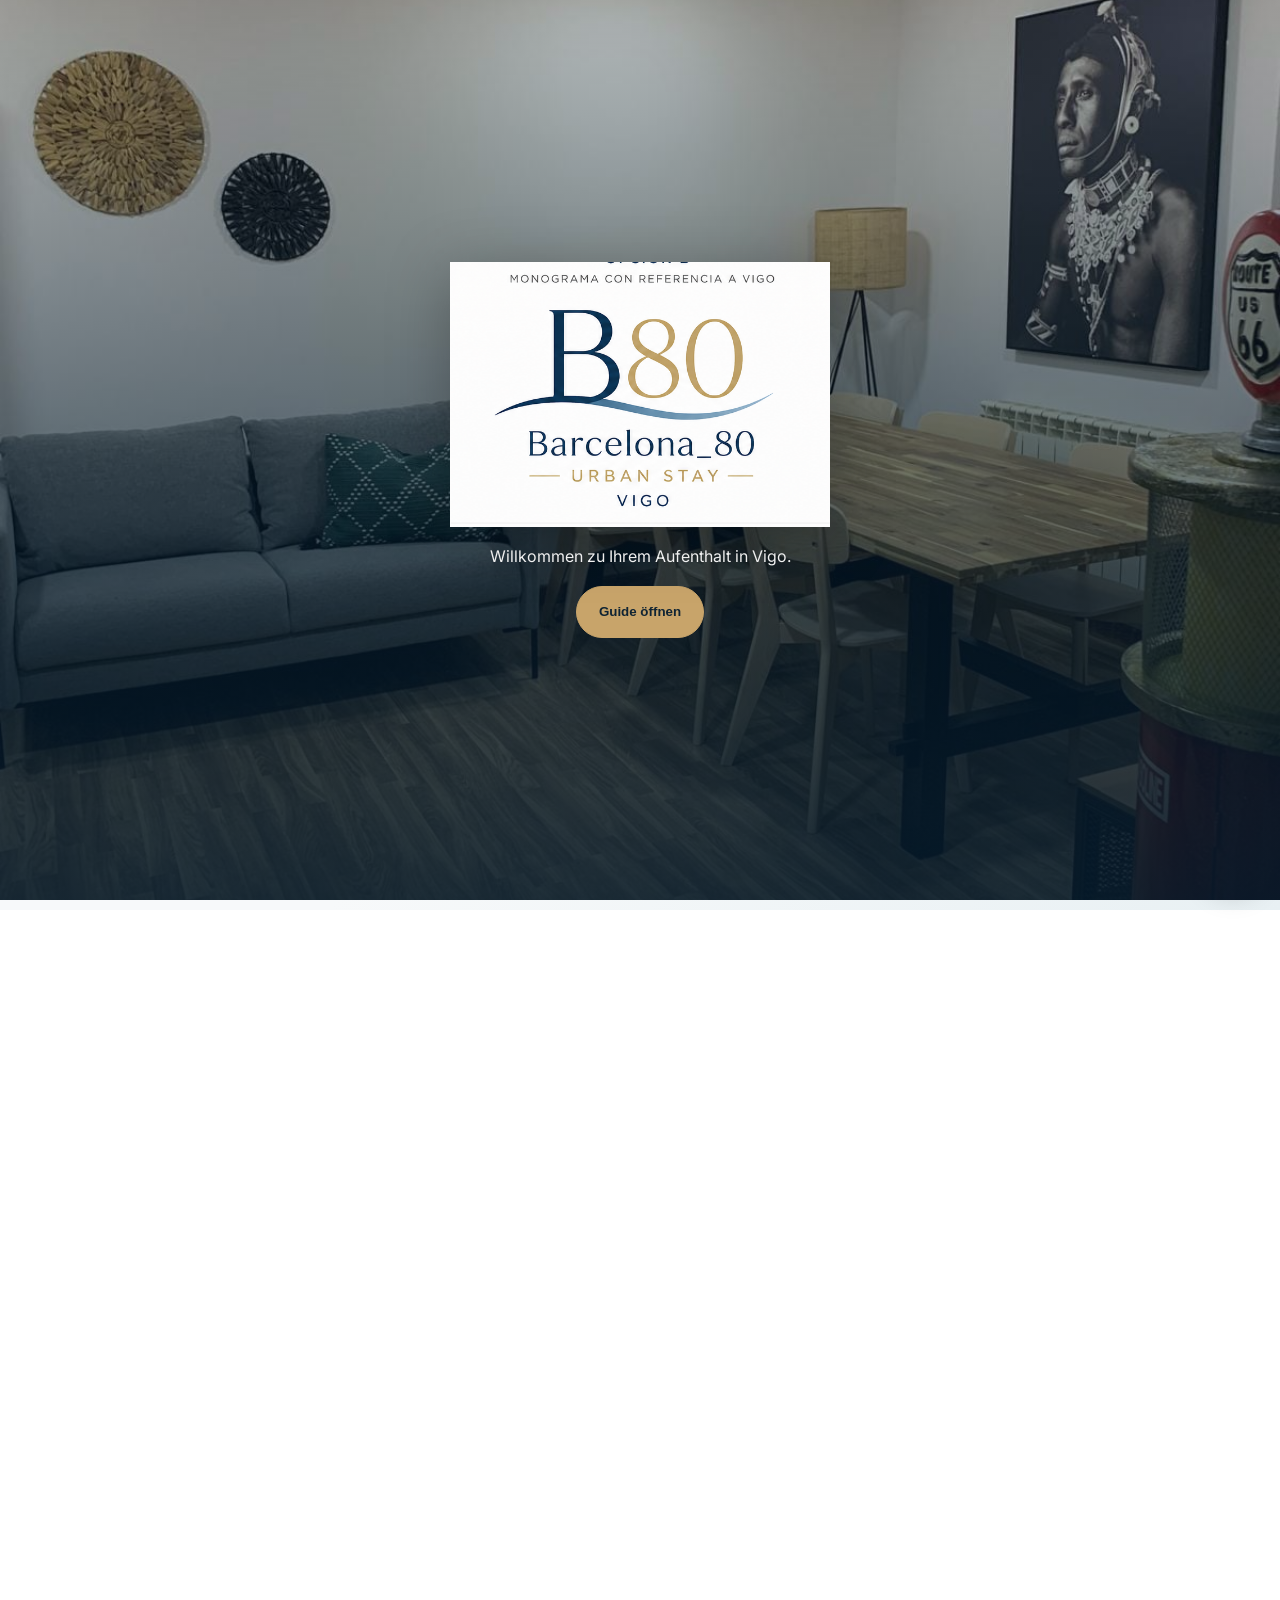
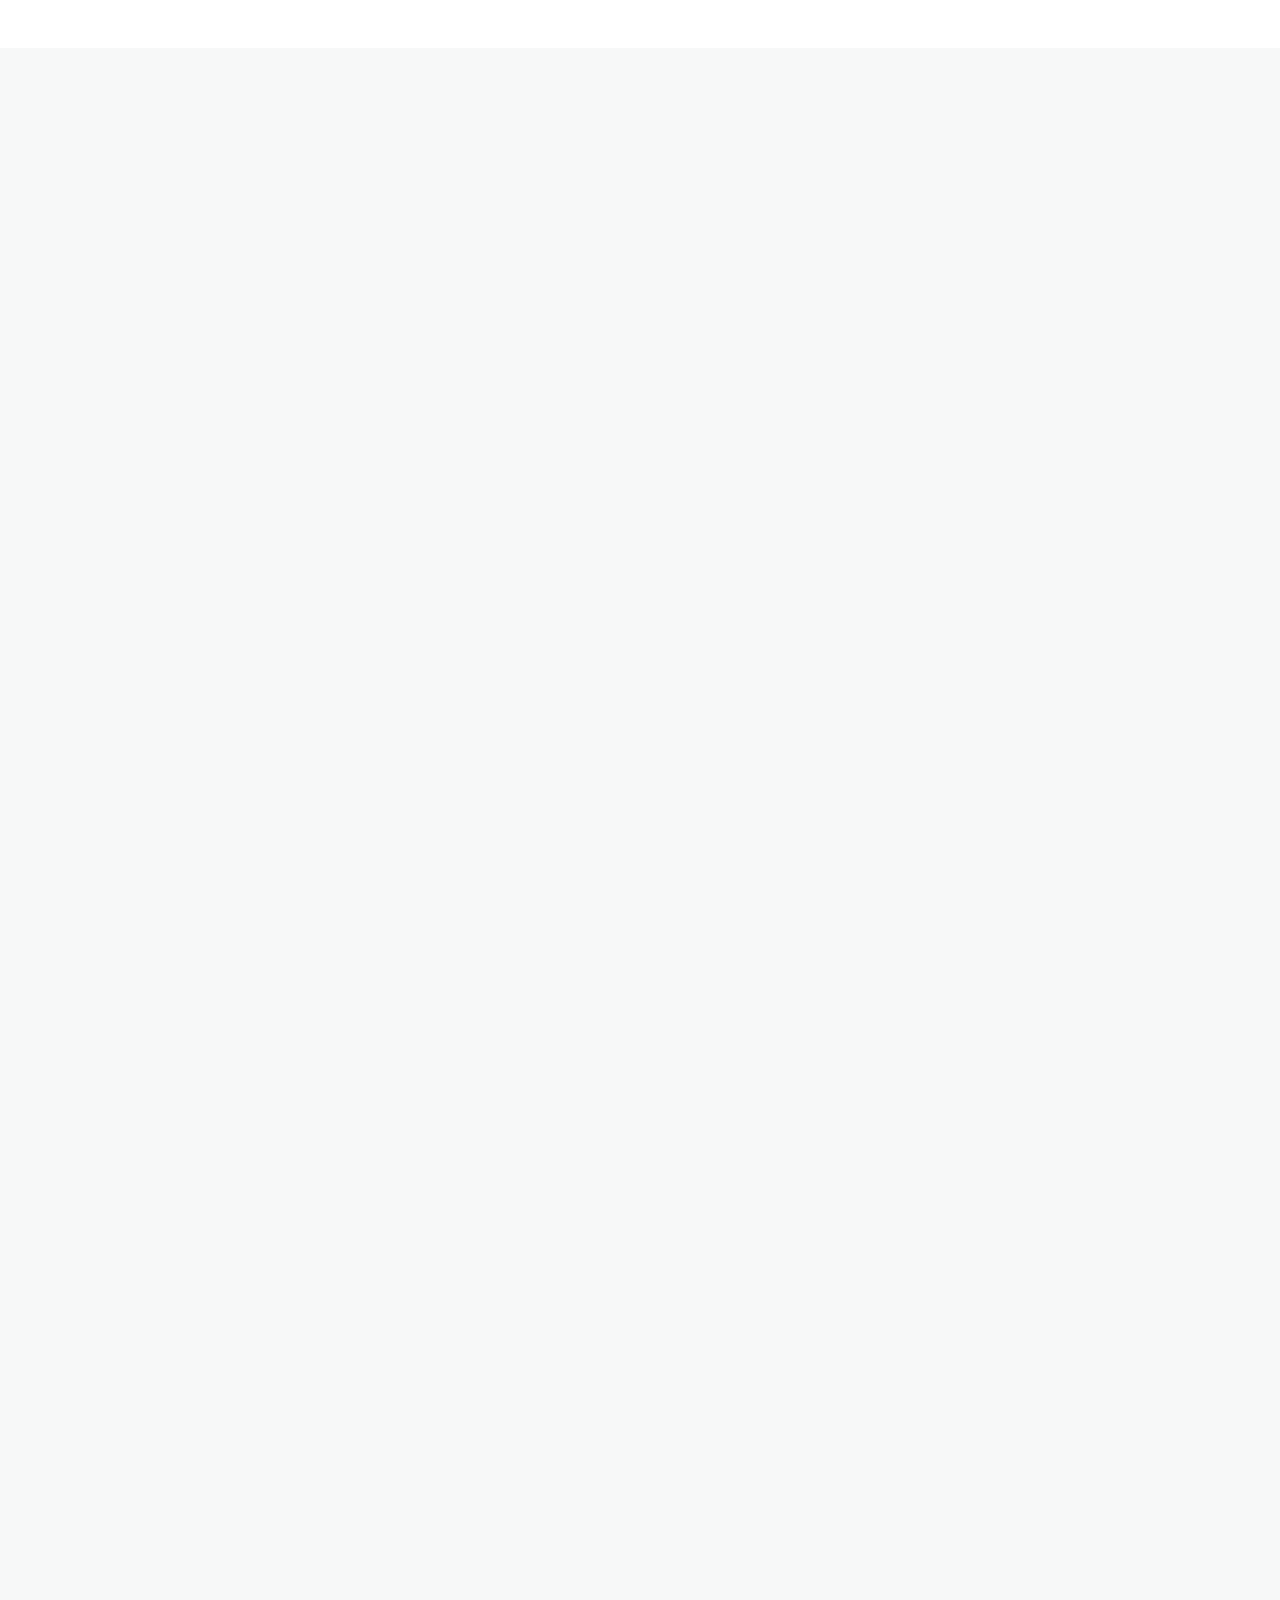
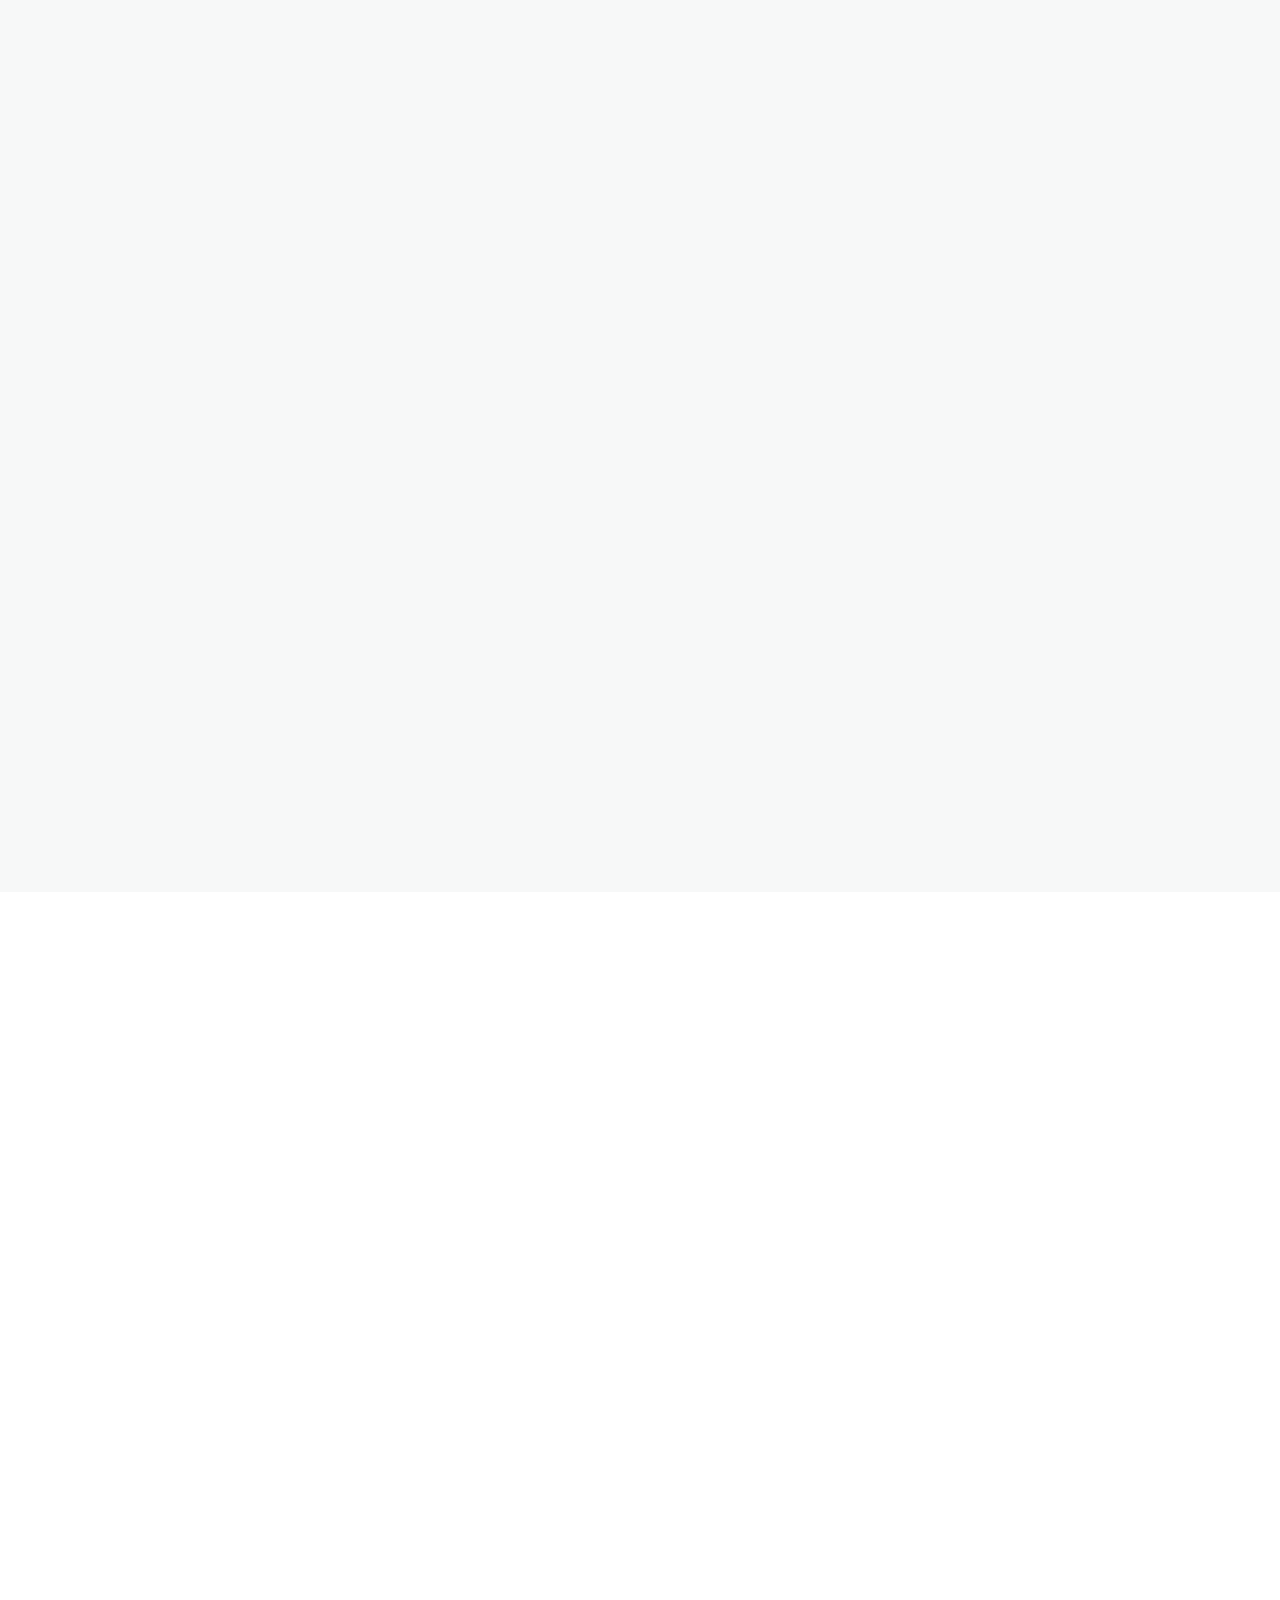
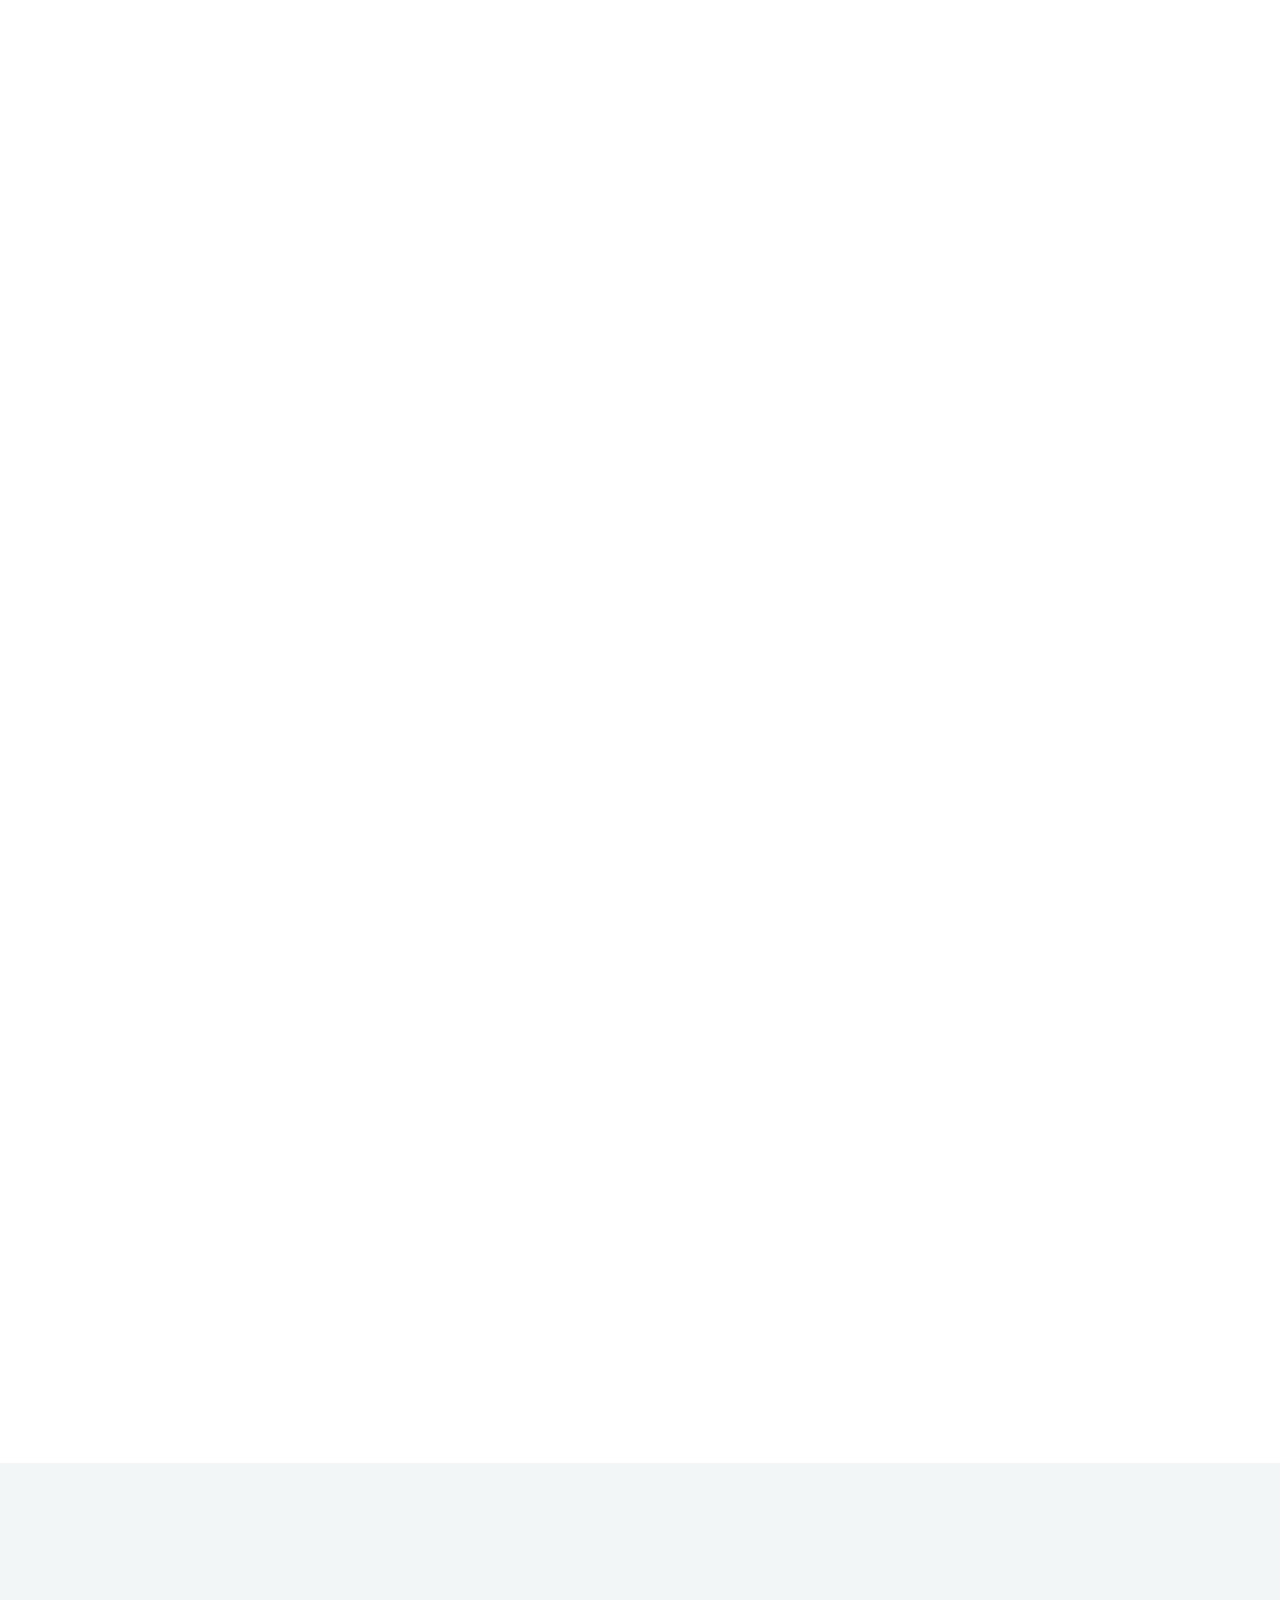
<file: de.html>
<!DOCTYPE html>

<html lang="de">
<head>
<meta charset="utf-8"/>
<meta content="width=device-width,initial-scale=1,viewport-fit=cover" name="viewport"/>
<meta content="#082f4f" name="theme-color"/>
<meta content="Guía digital para huéspedes de Barcelona 80 Urban Stay, Vigo." name="description"/>
<link href="manifest.webmanifest" rel="manifest"/>
<link href="assets/logo-b80-mark.png" rel="icon"/>
<link href="assets/logo-b80-mark.png" rel="apple-touch-icon"/>
<title>B80 · Barcelona 80 Urban Stay · Vigo · Deutsch</title>
<link href="https://fonts.googleapis.com" rel="preconnect"/>
<link crossorigin="" href="https://fonts.gstatic.com" rel="preconnect"/>
<link href="https://fonts.googleapis.com/css2?family=Inter:wght@400;500;600;700&amp;family=Manrope:wght@500;600;700;800&amp;display=swap" rel="stylesheet"/>
<link href="styles.css" rel="stylesheet"/>
<link href="https://barcelona80urbanstay.com/" rel="canonical"/><meta content="Barcelona_80 Urban Stay · Guía de huéspedes" property="og:title"/><meta content="Guía digital del apartamento, recomendaciones de Vigo y servicios útiles." property="og:description"/><meta content="website" property="og:type"/><meta content="https://barcelona80urbanstay.com/" property="og:url"/></head>
<body><noscript>Esta guía funciona mejor con JavaScript activado.</noscript>
<div aria-label="Bienvenida" class="welcome" id="welcome">
<img alt="Salón comedor de Barcelona 80 Urban Stay" src="assets/living.jpeg"/>
<div class="welcome__shade"></div>
<div class="welcome__content">
<img alt="B80 Barcelona 80 Urban Stay Vigo" class="welcome__logo" src="assets/logo-b80.png"/>
<p>Willkommen zu Ihrem Aufenthalt in Vigo.</p>
<button class="button button--gold" id="enterBtn">Guide öffnen</button>
</div>
</div>
<header class="topbar">
<button aria-expanded="false" aria-label="Open menu" class="icon-button" id="menuBtn">☰</button>
<a class="brand" href="#inicio"><img alt="B80" decoding="async" loading="lazy" src="assets/logo-b80-mark.png"/></a>
<div class="topbar__actions">
<div class="language-picker">
<button aria-controls="languageMenu" aria-expanded="false" aria-label="Sprache wählen" class="language-toggle" id="languageToggle" type="button"><span id="languageCurrent">🇩🇪 DE</span><span aria-hidden="true">⌄</span></button>
<div class="language-menu" id="languageMenu">
<a data-language="es" href="index.html">🇪🇸 Español</a>
<a data-language="en" href="en.html">🇬🇧 English</a>
<a data-language="fr" href="fr.html">🇫🇷 Français</a>
<a data-language="pt" href="pt.html">🇵🇹 Português</a>
<a class="is-active" data-language="de" href="de.html">🇩🇪 Deutsch</a>
</div>
</div>
</div>
<a aria-label="Anfahrt" class="icon-button" href="https://www.google.com/maps/dir/?api=1&amp;destination=Calle+Barcelona+80%2C+36205+Vigo" rel="noopener" target="_blank">⌖</a>

</header>
<aside aria-hidden="true" class="drawer" id="drawer">
<button aria-label="Close menu" class="drawer__close" id="closeMenu">×</button>
<nav>
<a href="#inicio">Start</a><a href="#aparcamiento">Parken</a><a href="#wifi">Wi-Fi</a><a href="#apartamento">Das Apartment</a><a href="#vigo">Vigo entdecken</a>
<a href="#eventos">Veranstaltungen in Vigo</a><a href="#restaurantes">Restaurants</a><a href="#servicios">Services in der Nähe</a><a href="#instalar">App installieren</a><a href="#checkout">Check-out</a><a href="#experiencia">Ihr Erlebnis</a>
</nav>
</aside>
<div class="scrim" id="scrim"></div>
<main>
<section class="hero section" id="inicio">
<div class="hero__copy">
<span class="eyebrow">VIGO · GALICIA</span>
<h1>Alles, was Sie für einen angenehmen Aufenthalt brauchen.</h1>
<p>Your apartment, local recommendations and practical help, always one tap away.</p>
<div class="hero__actions">
<a class="button" href="#apartamento">Guide entdecken</a>
<a class="button button--outline" href="https://wa.me/34695709630" rel="noopener" target="_blank">WhatsApp</a>
</div>
</div>
<img alt="Cocina y salón del apartamento" src="assets/kitchen-living.jpeg"/>
</section>
<section aria-label="Accesos principales" class="quick-grid section section--compact">
<a class="quick-card" href="#apartamento"><span>⌂</span><strong>Das Apartment</strong><small>6 bedrooms · 3 bathrooms</small></a>
<a class="quick-card" href="#vigo"><span>⌖</span><strong>Vigo entdecken</strong><small>Must-see places</small></a>
<a class="quick-card" href="#restaurantes"><span>◇</span><strong>Restaurants</strong><small>Local selection</small></a>
<a class="quick-card" href="#servicios"><span>＋</span><strong>Services</strong><small>Everything nearby</small></a>
</section>
<section class="section section--parking" id="aparcamiento">
<div class="section-heading">
<span class="eyebrow">ANREISE MIT DEM AUTO</span>
<h2>Parken in der Nähe von Barcelona 80.</h2>
<p>Check the recommended free-parking area, regulated parking hours and nearby covered car parks.</p>
</div>
<figure class="parking-guide">
<img alt="Guía de aparcamiento de Barcelona 80 con zona gratuita, zona ORA y parking cubierto" src="assets/aparcamiento-barcelona80.png"/>
</figure>
<div class="parking-actions">
<a class="button" href="https://www.google.com/maps/search/?api=1&amp;query=aparcamiento+cerca+de+Calle+Barcelona+80+Vigo" rel="noopener" target="_blank">Bereich in Google Maps öffnen</a>
<a class="button button--outline" href="https://www.telpark.com/" rel="noopener" target="_blank">Telpark öffnen</a>
</div>
<p class="parking-note"><strong>Gebührenpflichtiges Parken:</strong> Always check the signs and indicated hours on each street. Outside regulated hours, parking may be free.</p>
</section>
<section class="section" id="apartamento">
<div class="section-heading"><span class="eyebrow">IHRE UNTERKUNFT</span><h2>Barcelona 80 Urban Stay</h2><p>Calle Barcelona 80 · 36205 Vigo. A spacious, modern accommodation designed for groups.</p></div>
<div class="facts"><div><strong>6</strong><span>Schlafzimmer</span></div><div><strong>3</strong><span>Badezimmer</span></div><div><strong>15:00</strong><span>check-in</span></div><div><strong>12:00</strong><span>check-out</span></div></div>
<div class="action-row">
<a class="button" href="https://www.google.com/maps/dir/?api=1&amp;destination=Calle+Barcelona+80%2C+36205+Vigo" rel="noopener" target="_blank">Anfahrt</a>
<a class="button button--outline" href="tel:+34695709630">Anrufen</a>
<a class="button button--outline" href="https://wa.me/34695709630" rel="noopener" target="_blank">WhatsApp</a>
</div>
<h3 class="subheading">Schlafzimmer</h3>
<p class="muted center">5 beds measuring 140 × 200 cm and 1 single bed measuring 90 × 200 cm.</p>
<div class="gallery gallery--rooms">
<article class="photo-card"><img alt="Habitación 1" decoding="async" loading="lazy" src="assets/room-green.jpeg"><div><strong>Bedroom 1</strong><span>Bed 140 × 200</span></div></img></article>
<article class="photo-card"><img alt="Habitación 2" decoding="async" loading="lazy" src="assets/room-neutral.jpeg"/><div><strong>Bedroom 2</strong><span>Bed 140 × 200</span></div></article>
<article class="photo-card"><img alt="Habitación 3" decoding="async" loading="lazy" src="assets/room-check.jpeg"/><div><strong>Bedroom 3</strong><span>Bed 140 × 200</span></div></article>
<article class="photo-card"><img alt="Habitación 4" decoding="async" loading="lazy" src="assets/room-grey.jpeg"/><div><strong>Bedroom 4</strong><span>Bed 140 × 200</span></div></article>
<article class="photo-card"><img alt="Habitación 5" decoding="async" loading="lazy" src="assets/room-six.jpeg"/><div><strong>Bedroom 5</strong><span>Bed 140 × 200</span></div></article>
<article class="photo-card"><img alt="Habitación 6" decoding="async" loading="lazy" src="assets/room-single.jpeg"/><div><strong>Bedroom 6</strong><span>Bed 90 × 200</span></div></article>
</div>
<h3 class="subheading">Badezimmer</h3>
<div class="gallery gallery--baths">
<article class="photo-card"><img alt="Baño 1" decoding="async" loading="lazy" src="assets/bath-blue.jpeg"/><div><strong>Bathroom 1</strong><span>Shower</span></div></article>
<article class="photo-card"><img alt="Baño 2" decoding="async" loading="lazy" src="assets/bath-green.jpeg"/><div><strong>Bathroom 2</strong><span>Shower</span></div></article>
<article class="photo-card"><img alt="Baño 3" decoding="async" loading="lazy" src="assets/bath-grey.jpeg"/><div><strong>Bathroom 3</strong><span>Shower</span></div></article>
</div>
<div class="split-feature"><img alt="Cocina equipada" decoding="async" loading="lazy" src="assets/kitchen.jpeg"/><div><span class="eyebrow">KÜCHE UND WOHNZIMMER</span><h3>Everything you need to enjoy together.</h3><ul class="checklist"><li>Oven and microwave</li><li>Coffee maker</li><li>Washing machine</li><li>Fridge</li><li>Kitchenware</li><li>Large dining area</li></ul></div></div>
<div class="info-panels">
<article class="info-panel wifi-panel" id="wifi"><div class="wifi-panel__copy"><span aria-hidden="true" class="panel-icon">◉</span><span class="eyebrow">VERBINDUNG</span><h3>WLAN des Apartments</h3><dl class="wifi-data"><div><dt>Netzwerk</dt><dd id="wifiName">MOVISTAR_PLUS_F4E0</dd></div><div><dt>Passwort</dt><dd id="wifiPassword">cSJ4VoAbgUp7BLnormjo</dd></div></dl><div class="wifi-actions"><button class="button button--small" id="copyWifi" type="button">Passwort kopieren</button><a class="button button--small button--outline" href="assets/wifi-qr.png" target="_blank">Open QR</a></div><p class="wifi-note">You can also scan the QR code displayed in the apartment.</p></div><img alt="Código QR para conectarse al WiFi MOVISTAR PLUS F4E0" class="wifi-qr" decoding="async" height="230" loading="lazy" src="assets/wifi-qr.png" width="230"/></article>
<article class="info-panel"><span class="panel-icon">♡</span><h3>Hausregeln</h3><p>No smoking · No pets · Respect the neighbours' rest · Take care of the apartment.</p></article>
</div>
</section>
<section class="section section--tint" id="vigo">
<div class="section-heading"><span class="eyebrow">UNSERE STADT</span><h2>Vigo entdecken</h2><p>Sea, gastronomy, historic neighbourhoods and places to enjoy at your own pace.</p></div>
<div class="destination-grid">
<a href="https://www.google.com/maps/dir/?api=1&amp;origin=Calle+Barcelona+80%2C+36205+Vigo&amp;destination=Casco+Vello%2C+Vigo" rel="noopener" target="_blank"><strong>Casco Vello</strong><span>Historic walk and local atmosphere</span><em>View route</em></a>
<a href="https://www.google.com/maps/dir/?api=1&amp;origin=Calle+Barcelona+80%2C+36205+Vigo&amp;destination=Monte+do+Castro%2C+Vigo" rel="noopener" target="_blank"><strong>Monte do Castro</strong><span>Outstanding views over the estuary</span><em>View route</em></a>
<a href="https://www.google.com/maps/dir/?api=1&amp;origin=Calle+Barcelona+80%2C+36205+Vigo&amp;destination=Playa+de+Samil%2C+Vigo" rel="noopener" target="_blank"><strong>Playa de Samil</strong><span>Atlantic Ocean, promenade and sunsets</span><em>View route</em></a>
<a href="https://www.google.com/maps/dir/?api=1&amp;origin=Calle+Barcelona+80%2C+36205+Vigo&amp;destination=Bouzas%2C+Vigo" rel="noopener" target="_blank"><strong>Bouzas</strong><span>Sunset and maritime character</span><em>View route</em></a>
<a href="https://www.google.com/maps/search/?api=1&amp;query=Casa+Hermo+Vigo" rel="noopener" target="_blank"><strong>Casa Hermo</strong><span>Galician products</span><em>Open map</em></a>
<a href="https://www.google.com/maps/search/?api=1&amp;query=Casa+Samaniego+Vigo" rel="noopener" target="_blank"><strong>Casa Samaniego</strong><span>Wines and gourmet products</span><em>Open map</em></a>
</div>
</section>
<section class="section section--events" id="eventos">
<div class="section-heading">
<span class="eyebrow">UPDATED AGENDA · AUGUST 2026</span>
<h2>Bevorstehende Veranstaltungen in Vigo.</h2>
<p>A selection of upcoming concerts, shows and festivals. Tap each card to view official information.</p>
</div>
<div class="events-grid events-grid--upcoming">
<a class="event-card event-card--featured" href="https://hoxe.vigo.org/actualidade/avisos_transporte.php?id=3684&amp;lang=es" rel="noopener" target="_blank"><span class="event-date"><b>07</b><small>AUG</small></span><div><strong>Abraham Mateo</strong><small>Concert at Castrelos Auditorium</small></div><em>Offizielle Informationen</em></a>
<a class="event-card" href="https://hoxe.vigo.org/actualidade/avisos_transporte.php?id=3684&amp;lang=es" rel="noopener" target="_blank"><span class="event-date"><b>09</b><small>AUG</small></span><div><strong>Ópera Nabucco</strong><small>Castrelos Auditorium</small></div><em>Offizielle Informationen</em></a>
<a class="event-card" href="https://hoxe.vigo.org/conecenos/f_agosto.php?lang=es" rel="noopener" target="_blank"><span class="event-date"><b>09</b><small>AUG</small></span><div><strong>Octopus Festival</strong><small>Popular August celebrations</small></div><em>Feste ansehen</em></a>
<a class="event-card" href="https://hoxe.vigo.org/actualidade/avisos_transporte.php?id=3684&amp;lang=es" rel="noopener" target="_blank"><span class="event-date"><b>11</b><small>AUG</small></span><div><strong>The Corrs</strong><small>Concert at Castrelos Auditorium</small></div><em>Offizielle Informationen</em></a>
<a class="event-card" href="https://auditoriomardevigo.com/mec-category/concertos/" rel="noopener" target="_blank"><span class="event-date"><b>14</b><small>AUG</small></span><div><strong>International Piano Competition Final</strong><small>Auditorio Mar de Vigo</small></div><em>View event</em></a>
<a class="event-card" href="https://hoxe.vigo.org/actualidade/avisos_transporte.php?id=3684&amp;lang=es" rel="noopener" target="_blank"><span class="event-date"><b>14</b><small>AUG</small></span><div><strong>Viva Suecia</strong><small>Concert at Castrelos Auditorium</small></div><em>Offizielle Informationen</em></a>
<a class="event-card" href="https://hoxe.vigo.org/actualidade/avisos_transporte.php?id=3684&amp;lang=es" rel="noopener" target="_blank"><span class="event-date"><b>15</b><small>AUG</small></span><div><strong>Iván Ferreiro</strong><small>Concert at Castrelos Auditorium</small></div><em>Offizielle Informationen</em></a>
<a class="event-card" href="https://hoxe.vigo.org/conecenos/f_agosto.php?lang=es" rel="noopener" target="_blank"><span class="event-date"><b>15–16</b><small>AUG</small></span><div><strong>San Roque festivities</strong><small>Popular festivities and local celebrations</small></div><em>Feste ansehen</em></a>
<a class="event-card" href="https://hoxe.vigo.org/actualidade/avisos_transporte.php?id=3684&amp;lang=es" rel="noopener" target="_blank"><span class="event-date"><b>16</b><small>AUG</small></span><div><strong>FNAC Live</strong><small>Concert at Castrelos Auditorium</small></div><em>Offizielle Informationen</em></a>
</div>
<p class="events-note">Agenda reviewed on 5 August 2026. Times and programmes may change; always check official information before travelling.</p>
</section>
<section class="section" id="restaurantes">
<div class="section-heading"><span class="eyebrow">EMPFEHLUNGEN DES GASTGEBERS</span><h2>Restaurants</h2><p>Options for different tastes, budgets and occasions.</p></div>
<div class="restaurant-list restaurant-list--details">
<a href="https://www.google.com/maps/dir/?api=1&amp;origin=Calle+Barcelona+80%2C+36205+Vigo&amp;destination=Casa+Marco%2C+Vigo" rel="noopener" target="_blank"><strong>Casa Marco</strong><span>Product-led cuisine · €€€</span><div class="route-meta"><b>🚶 24 min</b><b>🚗 8 min</b><b>≈ 30–45 €</b></div><em>Route öffnen</em></a>
<a href="https://www.google.com/maps/dir/?api=1&amp;origin=Calle+Barcelona+80%2C+36205+Vigo&amp;destination=Casa+Vella%2C+Vigo" rel="noopener" target="_blank"><strong>Casa Vella</strong><span>Galician cuisine · €€</span><div class="route-meta"><b>🚶 27 min</b><b>🚗 9 min</b><b>≈ 20–35 €</b></div><em>Route öffnen</em></a>
<a href="https://www.google.com/maps/dir/?api=1&amp;origin=Calle+Barcelona+80%2C+36205+Vigo&amp;destination=Porto+Santo%2C+Vigo" rel="noopener" target="_blank"><strong>Porto Santo</strong><span>Casual cuisine · €€</span><div class="route-meta"><b>🚶 25 min</b><b>🚗 8 min</b><b>≈ 18–30 €</b></div><em>Route öffnen</em></a>
<a href="https://www.google.com/maps/dir/?api=1&amp;origin=Calle+Barcelona+80%2C+36205+Vigo&amp;destination=Detapaencepa%2C+Vigo" rel="noopener" target="_blank"><strong>Detapaencepa</strong><span>Tapas and wine · €€</span><div class="route-meta"><b>🚶 22 min</b><b>🚗 7 min</b><b>≈ 18–30 €</b></div><em>Route öffnen</em></a>
<a href="https://www.google.com/maps/dir/?api=1&amp;origin=Calle+Barcelona+80%2C+36205+Vigo&amp;destination=Casa+Moncho%2C+Vigo" rel="noopener" target="_blank"><strong>Casa Moncho</strong><span>Traditional cuisine · €€</span><div class="route-meta"><b>🚶 29 min</b><b>🚗 10 min</b><b>≈ 20–35 €</b></div><em>Route öffnen</em></a>
<a href="https://www.google.com/maps/dir/?api=1&amp;origin=Calle+Barcelona+80%2C+36205+Vigo&amp;destination=Casa+Nisio%2C+Vigo" rel="noopener" target="_blank"><strong>Casa Nisio</strong><span>Seafood and Galician cuisine · €€€</span><div class="route-meta"><b>🚶 31 min</b><b>🚗 11 min</b><b>≈ 35–55 €</b></div><em>Route öffnen</em></a>
<a href="https://www.google.com/maps/dir/?api=1&amp;origin=Calle+Barcelona+80%2C+36205+Vigo&amp;destination=Rokuseki%2C+Vigo" rel="noopener" target="_blank"><strong>Rokuseki</strong><span>Japanese cuisine · €€€</span><div class="route-meta"><b>🚶 25 min</b><b>🚗 8 min</b><b>≈ 30–45 €</b></div><em>Route öffnen</em></a>
<a href="https://www.google.com/maps/dir/?api=1&amp;origin=Calle+Barcelona+80%2C+36205+Vigo&amp;destination=Nikko+Espacio+Gastronomico%2C+Vigo" rel="noopener" target="_blank"><strong>Nikko</strong><span>Gastronomic experience · €€€</span><div class="route-meta"><b>🚶 27 min</b><b>🚗 9 min</b><b>≈ 30–45 €</b></div><em>Route öffnen</em></a>
<a href="https://www.google.com/maps/dir/?api=1&amp;origin=Calle+Barcelona+80%2C+36205+Vigo&amp;destination=Maruja+Limon%2C+Vigo" rel="noopener" target="_blank"><strong>Maruja Limón</strong><span>Fine dining · €€€€</span><div class="route-meta"><b>🚶 30 min</b><b>🚗 10 min</b><b>≈ 60–100 €</b></div><em>Route öffnen</em></a>
</div>
<p class="estimate-note">Indicative prices per person. Times may vary depending on traffic, walking pace and route.</p>
</section>
<section class="section section--tint" id="servicios">
<div class="section-heading"><span class="eyebrow">IN DER NÄHE DES APARTMENTS</span><h2>Nützliche Services</h2><p>Direct links to the nearest or recommended options.</p></div>
<div class="service-grid">
<a class="service-card service-card--featured" href="https://www.google.com/maps/dir/?api=1&amp;origin=Calle+Barcelona+80%2C+36205+Vigo&amp;destination=Sole+Mio+Brunch%2C+Vigo" rel="noopener" target="_blank"><span>☕</span><div><strong>Sole Mío Brunch</strong><small>Attractive nearby café</small></div><em>View route</em></a>
<a class="service-card" href="https://www.google.com/maps/search/?api=1&amp;query=supermercado+cerca+de+Calle+Barcelona+80%2C+36205+Vigo" rel="noopener" target="_blank"><span>🛒</span><div><strong>Supermarket</strong><small>Show nearest</small></div><em>Open map</em></a>
<a class="service-card" href="https://www.google.com/maps/search/?api=1&amp;query=farmacia+Camiño+do+Regueiro+Vigo" rel="noopener" target="_blank"><span>＋</span><div><strong>Farmacia · Regueiro</strong><small>Nearby option</small></div><em>Open map</em></a>
<a class="service-card" href="https://www.google.com/maps/search/?api=1&amp;query=farmacia+Gran+Via+Vigo+cerca+de+Calle+Barcelona+80" rel="noopener" target="_blank"><span>＋</span><div><strong>Farmacia · Gran Vía</strong><small>Nearby option</small></div><em>Open map</em></a>
<a class="service-card" href="https://www.google.com/maps/dir/?api=1&amp;origin=Calle+Barcelona+80%2C+36205+Vigo&amp;destination=Hospital+Ribera+Povisa%2C+Vigo" rel="noopener" target="_blank"><span>✚</span><div><strong>Hospital Povisa</strong><small>Nearby medical care</small></div><em>View route</em></a>
<a class="service-card" href="https://www.google.com/maps/search/?api=1&amp;query=parking+cerca+de+Calle+Barcelona+80%2C+36205+Vigo" rel="noopener" target="_blank"><span> P </span><div><strong>Parking</strong><small>Nearby car parks</small></div><em>Open map</em></a>
<a class="service-card" href="https://www.google.com/maps/search/?api=1&amp;query=parada+taxi+Povisa+Barcelona+Vigo" rel="noopener" target="_blank"><span>🚕</span><div><strong>Taxi Povisa–Barcelona</strong><small>Nearby taxi rank</small></div><em>Open map</em></a>
<a class="service-card" href="https://www.google.com/maps/dir/?api=1&amp;origin=Calle+Barcelona+80%2C+36205+Vigo&amp;destination=Estacion+Vigo+Urzaiz" rel="noopener" target="_blank"><span>🚆</span><div><strong>Vigo–Urzáiz</strong><small>Train and intermodal station</small></div><em>View route</em></a>
<a class="service-card" href="https://www.google.com/maps/dir/?api=1&amp;origin=Calle+Barcelona+80%2C+36205+Vigo&amp;destination=Aeropuerto+de+Vigo" rel="noopener" target="_blank"><span>✈</span><div><strong>Vigo Airport</strong><small>Driving route</small></div><em>View route</em></a>
<a class="service-card" href="tel:112"><span>!</span><div><strong>Emergencies</strong><small>Emergency number 112</small></div><em>Anrufen</em></a>
</div>
</section>
<section class="section section--install" id="instalar">
<div class="section-heading">
<span class="eyebrow">INSTALLIERBARER GUIDE</span>
<h2>Barcelona 80 auf Ihrem Smartphone.</h2>
<p>Install this guide as an app to open it from your home screen and access essential information even with limited connectivity.</p>
</div>
<div class="install-grid">
<article class="install-card install-card--android">
<div aria-hidden="true" class="install-card__icon">A</div>
<span class="eyebrow">ANDROID · CHROME</span>
<h3>Automatische Installation</h3>
<ol>
<li>Open this guide in Google Chrome.</li>
<li>Tap the button <strong>App installieren</strong>.</li>
<li>Confirm to add it to your home screen.</li>
</ol>
<button class="button button--gold" id="installAndroidBtn" type="button">App installieren</button>
<p class="install-status" id="androidInstallStatus">The button will activate when Chrome allows installation.</p>
</article>
<article class="install-card install-card--ios">
<div aria-hidden="true" class="install-card__icon"></div>
<span class="eyebrow">IPHONE · SAFARI</span>
<h3>Zum Startbildschirm hinzufügen</h3>
<ol>
<li>Open this guide in Safari.</li>
<li>Tap <strong>Share</strong> <span aria-label="icono compartir">□↑</span>.</li>
<li>Choose <strong>Zum Startbildschirm hinzufügen</strong>.</li>
<li>Tap <strong>Add</strong>.</li>
</ol>
<button class="button button--outline" id="showIphoneHelp" type="button">iPhone-Anleitung anzeigen</button>
</article>
</div>
<div class="install-benefits">
<span>Quick access</span><span>Full screen</span><span>Custom icon</span><span>Essential information offline</span>
</div>
</section>
<div aria-hidden="true" class="install-modal" id="iphoneHelp">
<div aria-labelledby="iphoneHelpTitle" aria-modal="true" class="install-modal__panel" role="dialog">
<button aria-label="Cerrar instrucciones" class="install-modal__close" id="closeIphoneHelp" type="button">×</button>
<span class="eyebrow">IPHONE · SAFARI</span>
<h2 id="iphoneHelpTitle">Install the guide in four steps</h2>
<ol class="iphone-steps">
<li><strong>Open Safari.</strong><span>Installation on iPhone must be done in Safari.</span></li>
<li><strong>Tap Share □↑.</strong><span>It is in the lower or upper browser bar.</span></li>
<li><strong>Add to Home Screen.</strong><span>Scroll through the menu if you do not see it at first.</span></li>
<li><strong>Tap Add.</strong><span>The Barcelona 80 icon will appear alongside your apps.</span></li>
</ol>
</div>
</div>
<section class="section checkout" id="checkout">
<div class="section-heading"><span class="eyebrow">VOR DER ABREISE</span><h2>Check-out · 12:00</h2><p>Thank you for helping us prepare the apartment for the next guests.</p></div>
<div class="checkout-list"><label><input type="checkbox"/> Check that you have not forgotten any personal belongings</label><label><input type="checkbox"/> Turn off the lights</label><label><input type="checkbox"/> Close doors and windows</label><label><input type="checkbox"/> Leave the keys according to the instructions provided</label></div>
</section>
<section class="section experience" id="experiencia">
<img alt="Salón del apartamento" decoding="async" loading="lazy" src="assets/living.jpeg"/>
<div><span class="eyebrow">VIELEN DANK FÜR IHREN BESUCH</span><h2>Did you enjoy your stay?</h2><p>Your review helps future guests and allows us to keep improving.</p>
<a class="button button--gold" href="https://www.airbnb.es/rooms/54171518?unique_share_id=ff06a61d-fff5-4d9a-a8b7-592999700194&amp;viralityEntryPoint=1&amp;s=76" rel="noopener" target="_blank">Review my stay on Airbnb</a>
<a class="text-link" href="https://www.airbnb.es/rooms/54171518?unique_share_id=ff06a61d-fff5-4d9a-a8b7-592999700194&amp;viralityEntryPoint=1&amp;s=76" rel="noopener" target="_blank">View listing</a>
</div>
</section>
</main>
<a aria-label="Contactar por WhatsApp" class="whatsapp-float" href="https://wa.me/34695709630" rel="noopener" target="_blank">WA</a>
<button class="install-button" hidden="" id="installBtn">Install guide</button>
<footer><img alt="B80" decoding="async" loading="lazy" src="assets/logo-b80-mark.png"/><p>Barcelona 80 Urban Stay · Vigo</p><div><a href="tel:+34695709630">695 709 630</a><a href="https://wa.me/34695709630" rel="noopener" target="_blank">WhatsApp</a></div></footer>
<script src="app.js"></script>
<div aria-live="polite" class="toast" id="toast" role="status"></div></body>
</html>
</file>
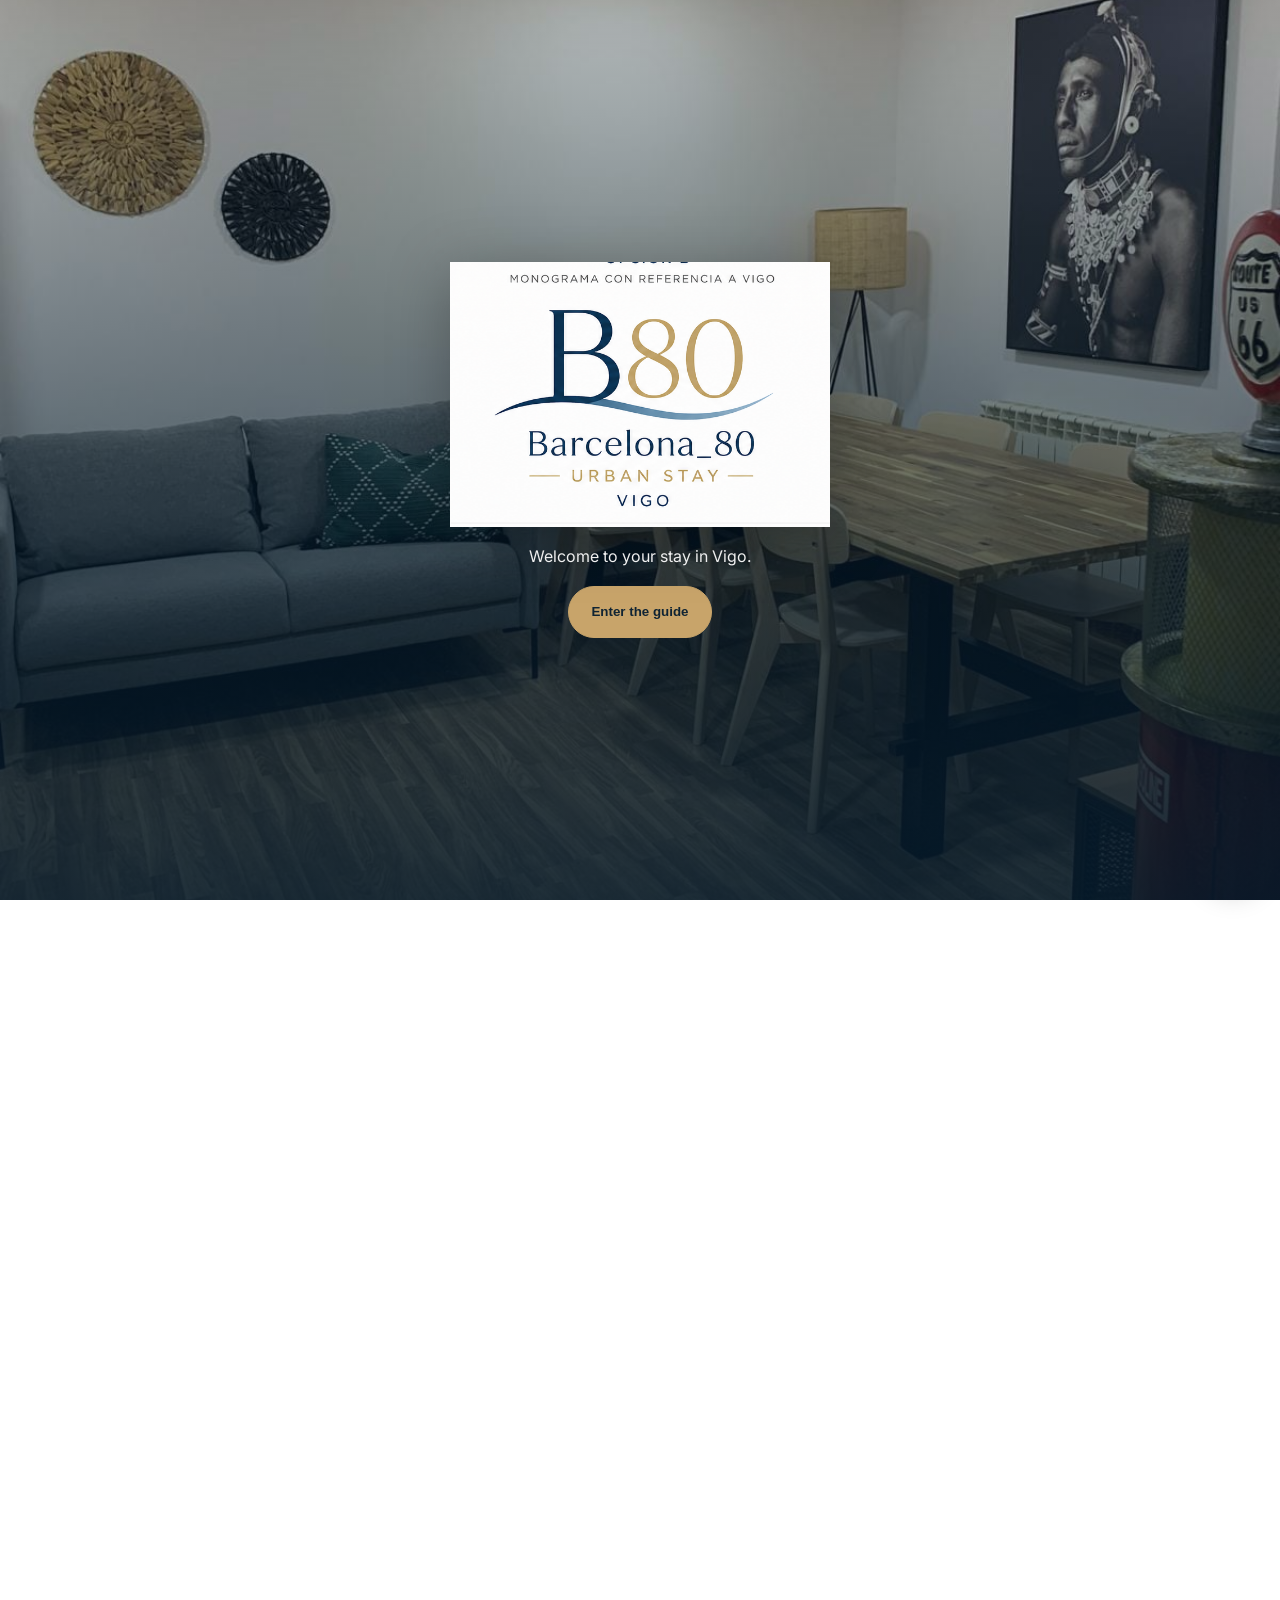
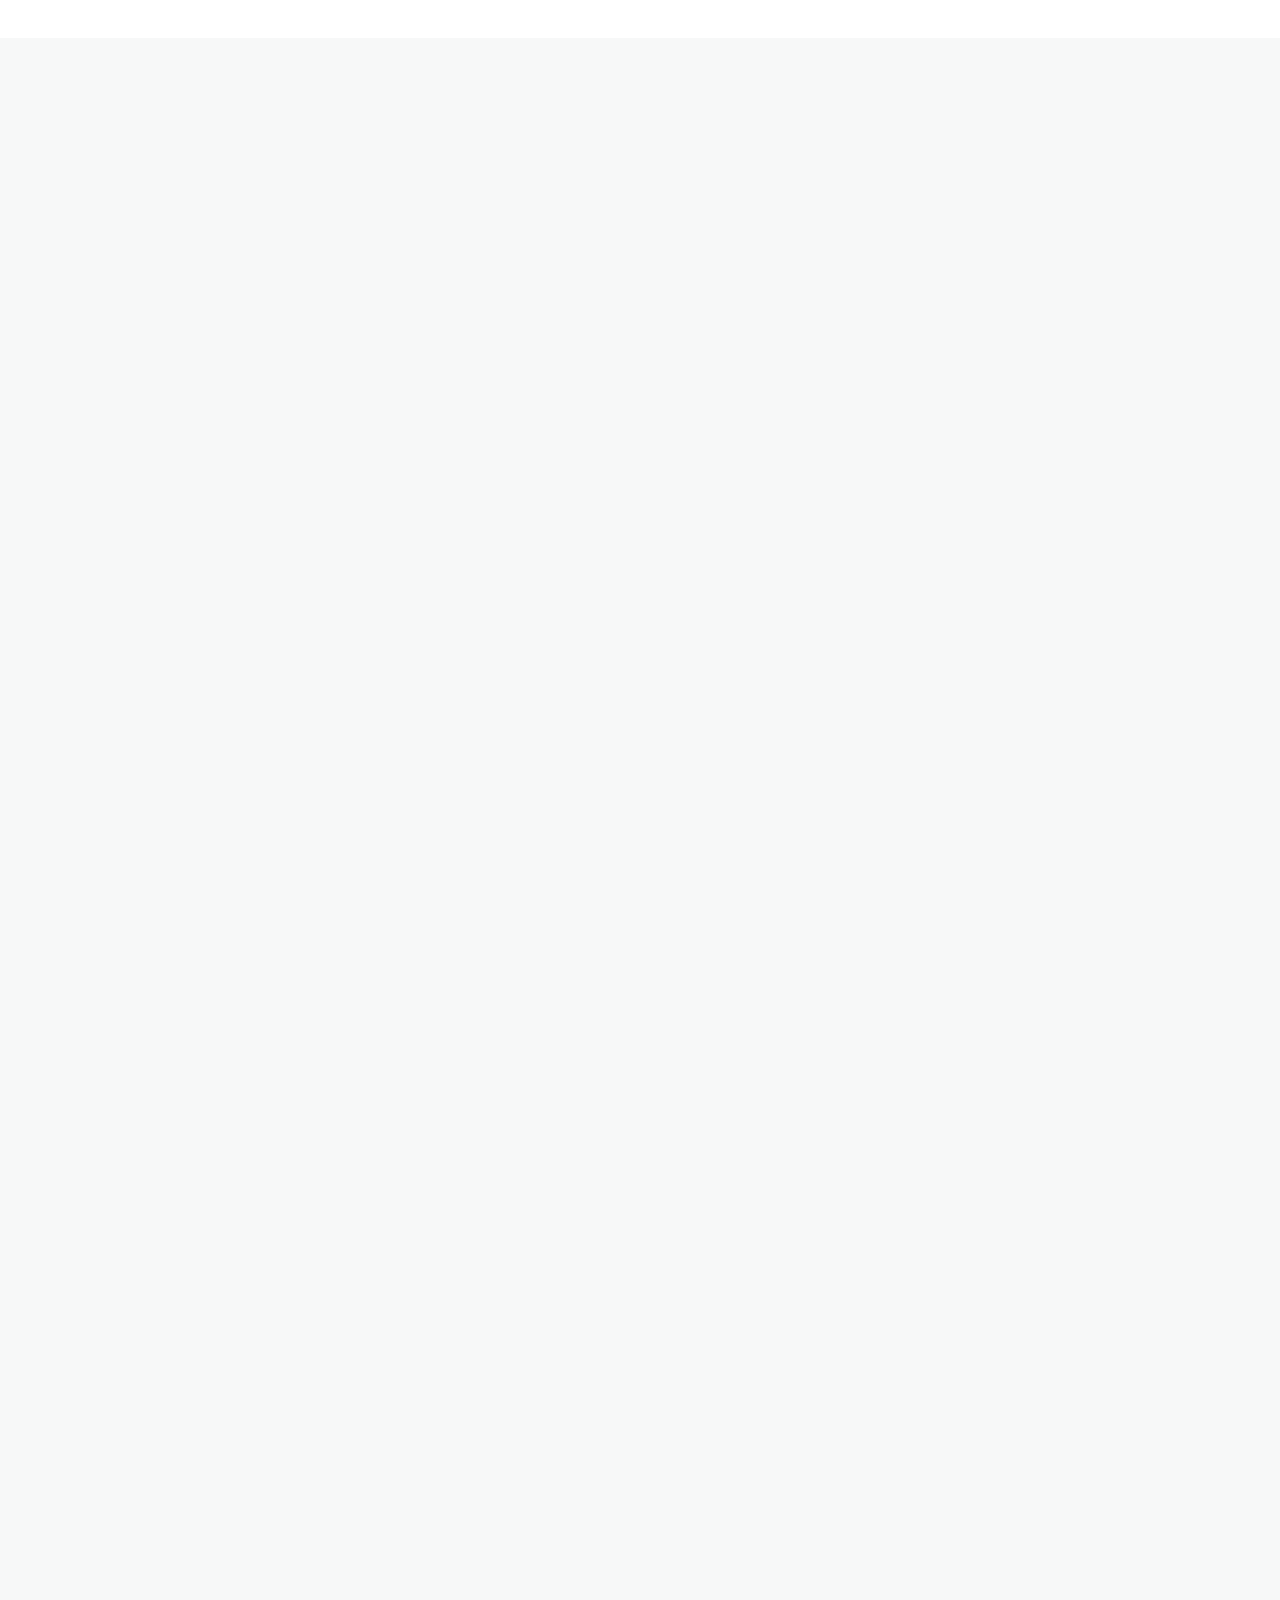
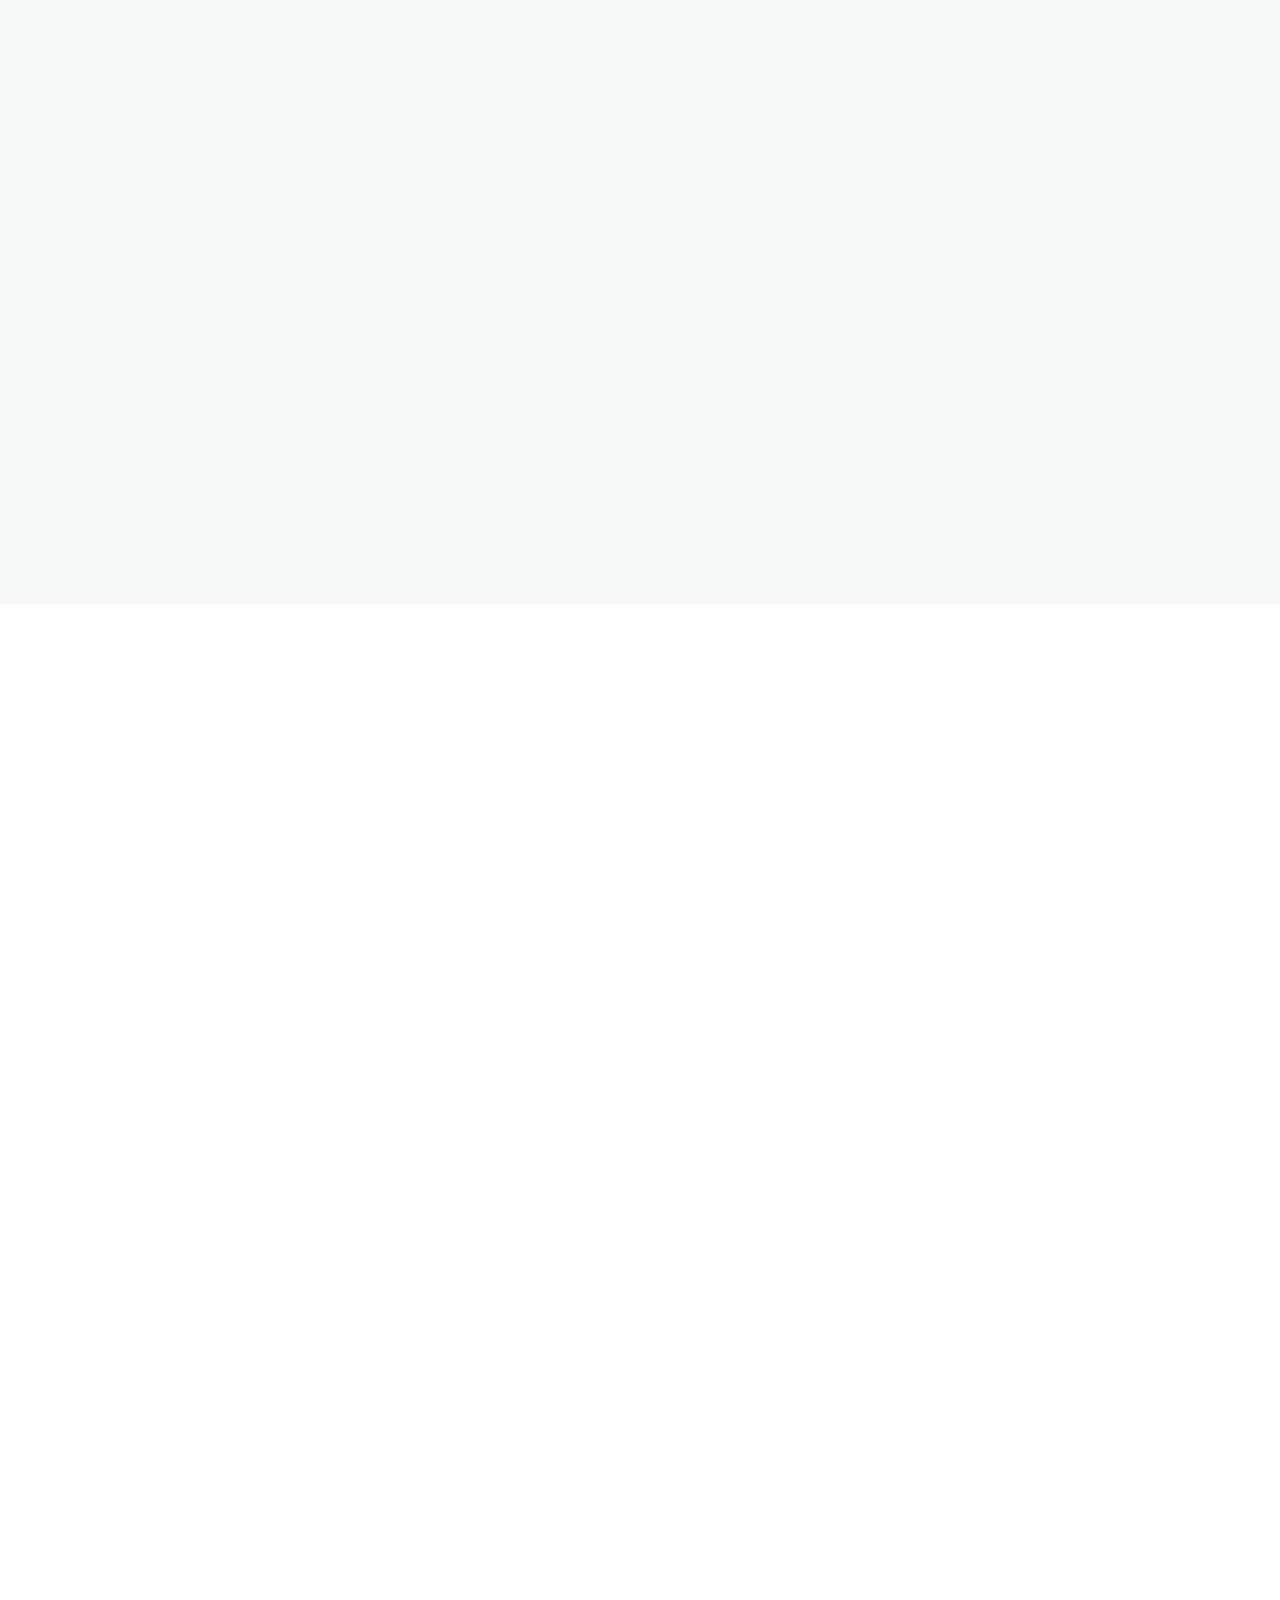
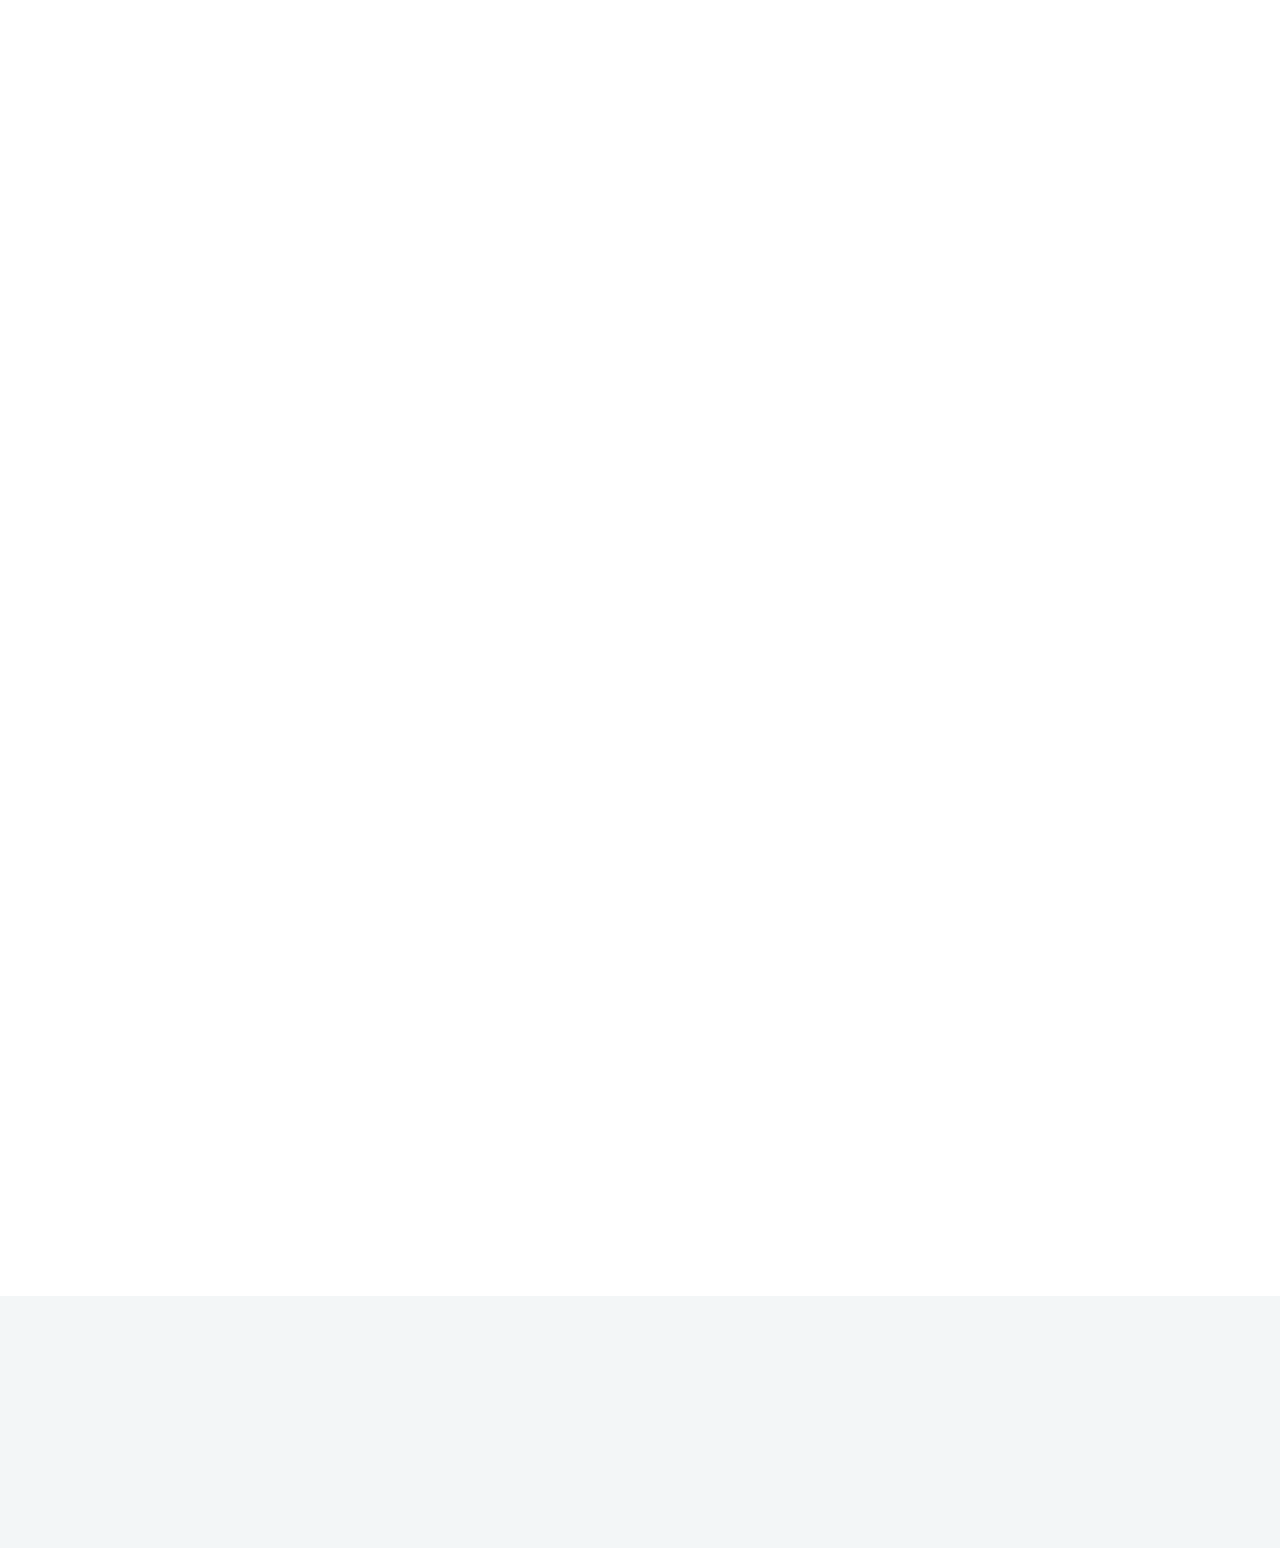
<file: en.html>
<!DOCTYPE html>

<html lang="en">
<head>
<meta charset="utf-8"/>
<meta content="width=device-width,initial-scale=1,viewport-fit=cover" name="viewport"/>
<meta content="#082f4f" name="theme-color"/>
<meta content="Guía digital para huéspedes de Barcelona 80 Urban Stay, Vigo." name="description"/>
<link href="manifest.webmanifest" rel="manifest"/>
<link href="assets/logo-b80-mark.png" rel="icon"/>
<link href="assets/logo-b80-mark.png" rel="apple-touch-icon"/>
<title>B80 · Barcelona 80 Urban Stay · Vigo · English</title>
<link href="https://fonts.googleapis.com" rel="preconnect"/>
<link crossorigin="" href="https://fonts.gstatic.com" rel="preconnect"/>
<link href="https://fonts.googleapis.com/css2?family=Inter:wght@400;500;600;700&amp;family=Manrope:wght@500;600;700;800&amp;display=swap" rel="stylesheet"/>
<link href="styles.css" rel="stylesheet"/>
<link href="https://barcelona80urbanstay.com/" rel="canonical"/><meta content="Barcelona_80 Urban Stay · Guía de huéspedes" property="og:title"/><meta content="Guía digital del apartamento, recomendaciones de Vigo y servicios útiles." property="og:description"/><meta content="website" property="og:type"/><meta content="https://barcelona80urbanstay.com/" property="og:url"/></head>
<body><noscript>Esta guía funciona mejor con JavaScript activado.</noscript>
<div aria-label="Bienvenida" class="welcome" id="welcome">
<img alt="Salón comedor de Barcelona 80 Urban Stay" src="assets/living.jpeg"/>
<div class="welcome__shade"></div>
<div class="welcome__content">
<img alt="B80 Barcelona 80 Urban Stay Vigo" class="welcome__logo" src="assets/logo-b80.png"/>
<p>Welcome to your stay in Vigo.</p>
<button class="button button--gold" id="enterBtn">Enter the guide</button>
</div>
</div>
<header class="topbar">
<button aria-expanded="false" aria-label="Open menu" class="icon-button" id="menuBtn">☰</button>
<a class="brand" href="#inicio"><img alt="B80" decoding="async" loading="lazy" src="assets/logo-b80-mark.png"/></a>
<div class="topbar__actions">
<div class="language-picker">
<button aria-controls="languageMenu" aria-expanded="false" aria-label="Select language" class="language-toggle" id="languageToggle" type="button"><span id="languageCurrent">🇬🇧 EN</span><span aria-hidden="true">⌄</span></button>
<div class="language-menu" id="languageMenu">
<a data-language="es" href="index.html">🇪🇸 Español</a>
<a class="is-active" data-language="en" href="en.html">🇬🇧 English</a>
<a data-language="fr" href="fr.html">🇫🇷 Français</a>
<a data-language="pt" href="pt.html">🇵🇹 Português</a>
<a data-language="de" href="de.html">🇩🇪 Deutsch</a>
</div>
</div>
</div>
<a aria-label="Directions" class="icon-button" href="https://www.google.com/maps/dir/?api=1&amp;destination=Calle+Barcelona+80%2C+36205+Vigo" rel="noopener" target="_blank">⌖</a>

</header>
<aside aria-hidden="true" class="drawer" id="drawer">
<button aria-label="Close menu" class="drawer__close" id="closeMenu">×</button>
<nav>
<a href="#inicio">Home</a><a href="#aparcamiento">Parking</a><a href="#wifi">Wi-Fi</a><a href="#apartamento">The apartment</a><a href="#vigo">Discover Vigo</a>
<a href="#eventos">Events in Vigo</a><a href="#restaurantes">Restaurants</a><a href="#servicios">Nearby services</a><a href="#instalar">Install the app</a><a href="#checkout">Check-out</a><a href="#experiencia">Your experience</a>
</nav>
</aside>
<div class="scrim" id="scrim"></div>
<main>
<section class="hero section" id="inicio">
<div class="hero__copy">
<span class="eyebrow">VIGO · GALICIA</span>
<h1>Everything you need to enjoy your stay.</h1>
<p>Your apartment, local recommendations and practical help, always one tap away.</p>
<div class="hero__actions">
<a class="button" href="#apartamento">Explore the guide</a>
<a class="button button--outline" href="https://wa.me/34695709630" rel="noopener" target="_blank">WhatsApp</a>
</div>
</div>
<img alt="Cocina y salón del apartamento" src="assets/kitchen-living.jpeg"/>
</section>
<section aria-label="Accesos principales" class="quick-grid section section--compact">
<a class="quick-card" href="#apartamento"><span>⌂</span><strong>The apartment</strong><small>6 bedrooms · 3 bathrooms</small></a>
<a class="quick-card" href="#vigo"><span>⌖</span><strong>Discover Vigo</strong><small>Must-see places</small></a>
<a class="quick-card" href="#restaurantes"><span>◇</span><strong>Restaurants</strong><small>Local selection</small></a>
<a class="quick-card" href="#servicios"><span>＋</span><strong>Services</strong><small>Everything nearby</small></a>
</section>
<section class="section section--parking" id="aparcamiento">
<div class="section-heading">
<span class="eyebrow">ARRIVING BY CAR</span>
<h2>Parking near Barcelona 80.</h2>
<p>Check the recommended free-parking area, regulated parking hours and nearby covered car parks.</p>
</div>
<figure class="parking-guide">
<img alt="Guía de aparcamiento de Barcelona 80 con zona gratuita, zona ORA y parking cubierto" src="assets/aparcamiento-barcelona80.png"/>
</figure>
<div class="parking-actions">
<a class="button" href="https://www.google.com/maps/search/?api=1&amp;query=aparcamiento+cerca+de+Calle+Barcelona+80+Vigo" rel="noopener" target="_blank">Open area in Google Maps</a>
<a class="button button--outline" href="https://www.telpark.com/" rel="noopener" target="_blank">Open Telpark</a>
</div>
<p class="parking-note"><strong>Regulated parking:</strong> Always check the signs and indicated hours on each street. Outside regulated hours, parking may be free.</p>
</section>
<section class="section" id="apartamento">
<div class="section-heading"><span class="eyebrow">YOUR ACCOMMODATION</span><h2>Barcelona 80 Urban Stay</h2><p>Calle Barcelona 80 · 36205 Vigo. A spacious, modern accommodation designed for groups.</p></div>
<div class="facts"><div><strong>6</strong><span>bedrooms</span></div><div><strong>3</strong><span>bathrooms</span></div><div><strong>15:00</strong><span>check-in</span></div><div><strong>12:00</strong><span>check-out</span></div></div>
<div class="action-row">
<a class="button" href="https://www.google.com/maps/dir/?api=1&amp;destination=Calle+Barcelona+80%2C+36205+Vigo" rel="noopener" target="_blank">Directions</a>
<a class="button button--outline" href="tel:+34695709630">Call</a>
<a class="button button--outline" href="https://wa.me/34695709630" rel="noopener" target="_blank">WhatsApp</a>
</div>
<h3 class="subheading">Bedrooms</h3>
<p class="muted center">5 beds measuring 140 × 200 cm and 1 single bed measuring 90 × 200 cm.</p>
<div class="gallery gallery--rooms">
<article class="photo-card"><img alt="Habitación 1" decoding="async" loading="lazy" src="assets/room-green.jpeg"><div><strong>Bedroom 1</strong><span>Bed 140 × 200</span></div></img></article>
<article class="photo-card"><img alt="Habitación 2" decoding="async" loading="lazy" src="assets/room-neutral.jpeg"/><div><strong>Bedroom 2</strong><span>Bed 140 × 200</span></div></article>
<article class="photo-card"><img alt="Habitación 3" decoding="async" loading="lazy" src="assets/room-check.jpeg"/><div><strong>Bedroom 3</strong><span>Bed 140 × 200</span></div></article>
<article class="photo-card"><img alt="Habitación 4" decoding="async" loading="lazy" src="assets/room-grey.jpeg"/><div><strong>Bedroom 4</strong><span>Bed 140 × 200</span></div></article>
<article class="photo-card"><img alt="Habitación 5" decoding="async" loading="lazy" src="assets/room-six.jpeg"/><div><strong>Bedroom 5</strong><span>Bed 140 × 200</span></div></article>
<article class="photo-card"><img alt="Habitación 6" decoding="async" loading="lazy" src="assets/room-single.jpeg"/><div><strong>Bedroom 6</strong><span>Bed 90 × 200</span></div></article>
</div>
<h3 class="subheading">Bathrooms</h3>
<div class="gallery gallery--baths">
<article class="photo-card"><img alt="Baño 1" decoding="async" loading="lazy" src="assets/bath-blue.jpeg"/><div><strong>Bathroom 1</strong><span>Shower</span></div></article>
<article class="photo-card"><img alt="Baño 2" decoding="async" loading="lazy" src="assets/bath-green.jpeg"/><div><strong>Bathroom 2</strong><span>Shower</span></div></article>
<article class="photo-card"><img alt="Baño 3" decoding="async" loading="lazy" src="assets/bath-grey.jpeg"/><div><strong>Bathroom 3</strong><span>Shower</span></div></article>
</div>
<div class="split-feature"><img alt="Cocina equipada" decoding="async" loading="lazy" src="assets/kitchen.jpeg"/><div><span class="eyebrow">KITCHEN AND LIVING ROOM</span><h3>Everything you need to enjoy together.</h3><ul class="checklist"><li>Oven and microwave</li><li>Coffee maker</li><li>Washing machine</li><li>Fridge</li><li>Kitchenware</li><li>Large dining area</li></ul></div></div>
<div class="info-panels">
<article class="info-panel wifi-panel" id="wifi"><div class="wifi-panel__copy"><span aria-hidden="true" class="panel-icon">◉</span><span class="eyebrow">CONNECTION</span><h3>Apartment Wi-Fi</h3><dl class="wifi-data"><div><dt>Network</dt><dd id="wifiName">MOVISTAR_PLUS_F4E0</dd></div><div><dt>Password</dt><dd id="wifiPassword">cSJ4VoAbgUp7BLnormjo</dd></div></dl><div class="wifi-actions"><button class="button button--small" id="copyWifi" type="button">Copy password</button><a class="button button--small button--outline" href="assets/wifi-qr.png" target="_blank">Open QR</a></div><p class="wifi-note">You can also scan the QR code displayed in the apartment.</p></div><img alt="Código QR para conectarse al WiFi MOVISTAR PLUS F4E0" class="wifi-qr" decoding="async" height="230" loading="lazy" src="assets/wifi-qr.png" width="230"/></article>
<article class="info-panel"><span class="panel-icon">♡</span><h3>House rules</h3><p>No smoking · No pets · Respect the neighbours' rest · Take care of the apartment.</p></article>
</div>
</section>
<section class="section section--tint" id="vigo">
<div class="section-heading"><span class="eyebrow">OUR CITY</span><h2>Discover Vigo</h2><p>Sea, gastronomy, historic neighbourhoods and places to enjoy at your own pace.</p></div>
<div class="destination-grid">
<a href="https://www.google.com/maps/dir/?api=1&amp;origin=Calle+Barcelona+80%2C+36205+Vigo&amp;destination=Casco+Vello%2C+Vigo" rel="noopener" target="_blank"><strong>Casco Vello</strong><span>Historic walk and local atmosphere</span><em>View route</em></a>
<a href="https://www.google.com/maps/dir/?api=1&amp;origin=Calle+Barcelona+80%2C+36205+Vigo&amp;destination=Monte+do+Castro%2C+Vigo" rel="noopener" target="_blank"><strong>Monte do Castro</strong><span>Outstanding views over the estuary</span><em>View route</em></a>
<a href="https://www.google.com/maps/dir/?api=1&amp;origin=Calle+Barcelona+80%2C+36205+Vigo&amp;destination=Playa+de+Samil%2C+Vigo" rel="noopener" target="_blank"><strong>Playa de Samil</strong><span>Atlantic Ocean, promenade and sunsets</span><em>View route</em></a>
<a href="https://www.google.com/maps/dir/?api=1&amp;origin=Calle+Barcelona+80%2C+36205+Vigo&amp;destination=Bouzas%2C+Vigo" rel="noopener" target="_blank"><strong>Bouzas</strong><span>Sunset and maritime character</span><em>View route</em></a>
<a href="https://www.google.com/maps/search/?api=1&amp;query=Casa+Hermo+Vigo" rel="noopener" target="_blank"><strong>Casa Hermo</strong><span>Galician products</span><em>Open map</em></a>
<a href="https://www.google.com/maps/search/?api=1&amp;query=Casa+Samaniego+Vigo" rel="noopener" target="_blank"><strong>Casa Samaniego</strong><span>Wines and gourmet products</span><em>Open map</em></a>
</div>
</section>
<section class="section section--events" id="eventos">
<div class="section-heading">
<span class="eyebrow">UPDATED AGENDA · AUGUST 2026</span>
<h2>Upcoming events in Vigo.</h2>
<p>A selection of upcoming concerts, shows and festivals. Tap each card to view official information.</p>
</div>
<div class="events-grid events-grid--upcoming">
<a class="event-card event-card--featured" href="https://hoxe.vigo.org/actualidade/avisos_transporte.php?id=3684&amp;lang=es" rel="noopener" target="_blank"><span class="event-date"><b>07</b><small>AUG</small></span><div><strong>Abraham Mateo</strong><small>Concert at Castrelos Auditorium</small></div><em>View official information</em></a>
<a class="event-card" href="https://hoxe.vigo.org/actualidade/avisos_transporte.php?id=3684&amp;lang=es" rel="noopener" target="_blank"><span class="event-date"><b>09</b><small>AUG</small></span><div><strong>Ópera Nabucco</strong><small>Castrelos Auditorium</small></div><em>View official information</em></a>
<a class="event-card" href="https://hoxe.vigo.org/conecenos/f_agosto.php?lang=es" rel="noopener" target="_blank"><span class="event-date"><b>09</b><small>AUG</small></span><div><strong>Octopus Festival</strong><small>Popular August celebrations</small></div><em>View festivals</em></a>
<a class="event-card" href="https://hoxe.vigo.org/actualidade/avisos_transporte.php?id=3684&amp;lang=es" rel="noopener" target="_blank"><span class="event-date"><b>11</b><small>AUG</small></span><div><strong>The Corrs</strong><small>Concert at Castrelos Auditorium</small></div><em>View official information</em></a>
<a class="event-card" href="https://auditoriomardevigo.com/mec-category/concertos/" rel="noopener" target="_blank"><span class="event-date"><b>14</b><small>AUG</small></span><div><strong>International Piano Competition Final</strong><small>Auditorio Mar de Vigo</small></div><em>View event</em></a>
<a class="event-card" href="https://hoxe.vigo.org/actualidade/avisos_transporte.php?id=3684&amp;lang=es" rel="noopener" target="_blank"><span class="event-date"><b>14</b><small>AUG</small></span><div><strong>Viva Suecia</strong><small>Concert at Castrelos Auditorium</small></div><em>View official information</em></a>
<a class="event-card" href="https://hoxe.vigo.org/actualidade/avisos_transporte.php?id=3684&amp;lang=es" rel="noopener" target="_blank"><span class="event-date"><b>15</b><small>AUG</small></span><div><strong>Iván Ferreiro</strong><small>Concert at Castrelos Auditorium</small></div><em>View official information</em></a>
<a class="event-card" href="https://hoxe.vigo.org/conecenos/f_agosto.php?lang=es" rel="noopener" target="_blank"><span class="event-date"><b>15–16</b><small>AUG</small></span><div><strong>San Roque festivities</strong><small>Popular festivities and local celebrations</small></div><em>View festivals</em></a>
<a class="event-card" href="https://hoxe.vigo.org/actualidade/avisos_transporte.php?id=3684&amp;lang=es" rel="noopener" target="_blank"><span class="event-date"><b>16</b><small>AUG</small></span><div><strong>FNAC Live</strong><small>Concert at Castrelos Auditorium</small></div><em>View official information</em></a>
</div>
<p class="events-note">Agenda reviewed on 5 August 2026. Times and programmes may change; always check official information before travelling.</p>
</section>
<section class="section" id="restaurantes">
<div class="section-heading"><span class="eyebrow">HOST SELECTION</span><h2>Restaurants</h2><p>Options for different tastes, budgets and occasions.</p></div>
<div class="restaurant-list restaurant-list--details">
<a href="https://www.google.com/maps/dir/?api=1&amp;origin=Calle+Barcelona+80%2C+36205+Vigo&amp;destination=Casa+Marco%2C+Vigo" rel="noopener" target="_blank"><strong>Casa Marco</strong><span>Product-led cuisine · €€€</span><div class="route-meta"><b>🚶 24 min</b><b>🚗 8 min</b><b>≈ 30–45 €</b></div><em>Open route</em></a>
<a href="https://www.google.com/maps/dir/?api=1&amp;origin=Calle+Barcelona+80%2C+36205+Vigo&amp;destination=Casa+Vella%2C+Vigo" rel="noopener" target="_blank"><strong>Casa Vella</strong><span>Galician cuisine · €€</span><div class="route-meta"><b>🚶 27 min</b><b>🚗 9 min</b><b>≈ 20–35 €</b></div><em>Open route</em></a>
<a href="https://www.google.com/maps/dir/?api=1&amp;origin=Calle+Barcelona+80%2C+36205+Vigo&amp;destination=Porto+Santo%2C+Vigo" rel="noopener" target="_blank"><strong>Porto Santo</strong><span>Casual cuisine · €€</span><div class="route-meta"><b>🚶 25 min</b><b>🚗 8 min</b><b>≈ 18–30 €</b></div><em>Open route</em></a>
<a href="https://www.google.com/maps/dir/?api=1&amp;origin=Calle+Barcelona+80%2C+36205+Vigo&amp;destination=Detapaencepa%2C+Vigo" rel="noopener" target="_blank"><strong>Detapaencepa</strong><span>Tapas and wine · €€</span><div class="route-meta"><b>🚶 22 min</b><b>🚗 7 min</b><b>≈ 18–30 €</b></div><em>Open route</em></a>
<a href="https://www.google.com/maps/dir/?api=1&amp;origin=Calle+Barcelona+80%2C+36205+Vigo&amp;destination=Casa+Moncho%2C+Vigo" rel="noopener" target="_blank"><strong>Casa Moncho</strong><span>Traditional cuisine · €€</span><div class="route-meta"><b>🚶 29 min</b><b>🚗 10 min</b><b>≈ 20–35 €</b></div><em>Open route</em></a>
<a href="https://www.google.com/maps/dir/?api=1&amp;origin=Calle+Barcelona+80%2C+36205+Vigo&amp;destination=Casa+Nisio%2C+Vigo" rel="noopener" target="_blank"><strong>Casa Nisio</strong><span>Seafood and Galician cuisine · €€€</span><div class="route-meta"><b>🚶 31 min</b><b>🚗 11 min</b><b>≈ 35–55 €</b></div><em>Open route</em></a>
<a href="https://www.google.com/maps/dir/?api=1&amp;origin=Calle+Barcelona+80%2C+36205+Vigo&amp;destination=Rokuseki%2C+Vigo" rel="noopener" target="_blank"><strong>Rokuseki</strong><span>Japanese cuisine · €€€</span><div class="route-meta"><b>🚶 25 min</b><b>🚗 8 min</b><b>≈ 30–45 €</b></div><em>Open route</em></a>
<a href="https://www.google.com/maps/dir/?api=1&amp;origin=Calle+Barcelona+80%2C+36205+Vigo&amp;destination=Nikko+Espacio+Gastronomico%2C+Vigo" rel="noopener" target="_blank"><strong>Nikko</strong><span>Gastronomic experience · €€€</span><div class="route-meta"><b>🚶 27 min</b><b>🚗 9 min</b><b>≈ 30–45 €</b></div><em>Open route</em></a>
<a href="https://www.google.com/maps/dir/?api=1&amp;origin=Calle+Barcelona+80%2C+36205+Vigo&amp;destination=Maruja+Limon%2C+Vigo" rel="noopener" target="_blank"><strong>Maruja Limón</strong><span>Fine dining · €€€€</span><div class="route-meta"><b>🚶 30 min</b><b>🚗 10 min</b><b>≈ 60–100 €</b></div><em>Open route</em></a>
</div>
<p class="estimate-note">Indicative prices per person. Times may vary depending on traffic, walking pace and route.</p>
</section>
<section class="section section--tint" id="servicios">
<div class="section-heading"><span class="eyebrow">NEAR THE APARTMENT</span><h2>Useful services</h2><p>Direct links to the nearest or recommended options.</p></div>
<div class="service-grid">
<a class="service-card service-card--featured" href="https://www.google.com/maps/dir/?api=1&amp;origin=Calle+Barcelona+80%2C+36205+Vigo&amp;destination=Sole+Mio+Brunch%2C+Vigo" rel="noopener" target="_blank"><span>☕</span><div><strong>Sole Mío Brunch</strong><small>Attractive nearby café</small></div><em>View route</em></a>
<a class="service-card" href="https://www.google.com/maps/search/?api=1&amp;query=supermercado+cerca+de+Calle+Barcelona+80%2C+36205+Vigo" rel="noopener" target="_blank"><span>🛒</span><div><strong>Supermarket</strong><small>Show nearest</small></div><em>Open map</em></a>
<a class="service-card" href="https://www.google.com/maps/search/?api=1&amp;query=farmacia+Camiño+do+Regueiro+Vigo" rel="noopener" target="_blank"><span>＋</span><div><strong>Farmacia · Regueiro</strong><small>Nearby option</small></div><em>Open map</em></a>
<a class="service-card" href="https://www.google.com/maps/search/?api=1&amp;query=farmacia+Gran+Via+Vigo+cerca+de+Calle+Barcelona+80" rel="noopener" target="_blank"><span>＋</span><div><strong>Farmacia · Gran Vía</strong><small>Nearby option</small></div><em>Open map</em></a>
<a class="service-card" href="https://www.google.com/maps/dir/?api=1&amp;origin=Calle+Barcelona+80%2C+36205+Vigo&amp;destination=Hospital+Ribera+Povisa%2C+Vigo" rel="noopener" target="_blank"><span>✚</span><div><strong>Hospital Povisa</strong><small>Nearby medical care</small></div><em>View route</em></a>
<a class="service-card" href="https://www.google.com/maps/search/?api=1&amp;query=parking+cerca+de+Calle+Barcelona+80%2C+36205+Vigo" rel="noopener" target="_blank"><span> P </span><div><strong>Parking</strong><small>Nearby car parks</small></div><em>Open map</em></a>
<a class="service-card" href="https://www.google.com/maps/search/?api=1&amp;query=parada+taxi+Povisa+Barcelona+Vigo" rel="noopener" target="_blank"><span>🚕</span><div><strong>Taxi Povisa–Barcelona</strong><small>Nearby taxi rank</small></div><em>Open map</em></a>
<a class="service-card" href="https://www.google.com/maps/dir/?api=1&amp;origin=Calle+Barcelona+80%2C+36205+Vigo&amp;destination=Estacion+Vigo+Urzaiz" rel="noopener" target="_blank"><span>🚆</span><div><strong>Vigo–Urzáiz</strong><small>Train and intermodal station</small></div><em>View route</em></a>
<a class="service-card" href="https://www.google.com/maps/dir/?api=1&amp;origin=Calle+Barcelona+80%2C+36205+Vigo&amp;destination=Aeropuerto+de+Vigo" rel="noopener" target="_blank"><span>✈</span><div><strong>Vigo Airport</strong><small>Driving route</small></div><em>View route</em></a>
<a class="service-card" href="tel:112"><span>!</span><div><strong>Emergencies</strong><small>Emergency number 112</small></div><em>Call</em></a>
</div>
</section>
<section class="section section--install" id="instalar">
<div class="section-heading">
<span class="eyebrow">INSTALLABLE GUIDE</span>
<h2>Take Barcelona 80 with you on your phone.</h2>
<p>Install this guide as an app to open it from your home screen and access essential information even with limited connectivity.</p>
</div>
<div class="install-grid">
<article class="install-card install-card--android">
<div aria-hidden="true" class="install-card__icon">A</div>
<span class="eyebrow">ANDROID · CHROME</span>
<h3>Automatic installation</h3>
<ol>
<li>Open this guide in Google Chrome.</li>
<li>Tap the button <strong>Install app</strong>.</li>
<li>Confirm to add it to your home screen.</li>
</ol>
<button class="button button--gold" id="installAndroidBtn" type="button">Install app</button>
<p class="install-status" id="androidInstallStatus">The button will activate when Chrome allows installation.</p>
</article>
<article class="install-card install-card--ios">
<div aria-hidden="true" class="install-card__icon"></div>
<span class="eyebrow">IPHONE · SAFARI</span>
<h3>Add to Home Screen</h3>
<ol>
<li>Open this guide in Safari.</li>
<li>Tap <strong>Share</strong> <span aria-label="icono compartir">□↑</span>.</li>
<li>Choose <strong>Add to Home Screen</strong>.</li>
<li>Tap <strong>Add</strong>.</li>
</ol>
<button class="button button--outline" id="showIphoneHelp" type="button">View iPhone instructions</button>
</article>
</div>
<div class="install-benefits">
<span>Quick access</span><span>Full screen</span><span>Custom icon</span><span>Essential information offline</span>
</div>
</section>
<div aria-hidden="true" class="install-modal" id="iphoneHelp">
<div aria-labelledby="iphoneHelpTitle" aria-modal="true" class="install-modal__panel" role="dialog">
<button aria-label="Cerrar instrucciones" class="install-modal__close" id="closeIphoneHelp" type="button">×</button>
<span class="eyebrow">IPHONE · SAFARI</span>
<h2 id="iphoneHelpTitle">Install the guide in four steps</h2>
<ol class="iphone-steps">
<li><strong>Open Safari.</strong><span>Installation on iPhone must be done in Safari.</span></li>
<li><strong>Tap Share □↑.</strong><span>It is in the lower or upper browser bar.</span></li>
<li><strong>Add to Home Screen.</strong><span>Scroll through the menu if you do not see it at first.</span></li>
<li><strong>Tap Add.</strong><span>The Barcelona 80 icon will appear alongside your apps.</span></li>
</ol>
</div>
</div>
<section class="section checkout" id="checkout">
<div class="section-heading"><span class="eyebrow">BEFORE YOU LEAVE</span><h2>Check-out · 12:00</h2><p>Thank you for helping us prepare the apartment for the next guests.</p></div>
<div class="checkout-list"><label><input type="checkbox"/> Check that you have not forgotten any personal belongings</label><label><input type="checkbox"/> Turn off the lights</label><label><input type="checkbox"/> Close doors and windows</label><label><input type="checkbox"/> Leave the keys according to the instructions provided</label></div>
</section>
<section class="section experience" id="experiencia">
<img alt="Salón del apartamento" decoding="async" loading="lazy" src="assets/living.jpeg"/>
<div><span class="eyebrow">THANK YOU FOR YOUR VISIT</span><h2>Did you enjoy your stay?</h2><p>Your review helps future guests and allows us to keep improving.</p>
<a class="button button--gold" href="https://www.airbnb.es/rooms/54171518?unique_share_id=ff06a61d-fff5-4d9a-a8b7-592999700194&amp;viralityEntryPoint=1&amp;s=76" rel="noopener" target="_blank">Review my stay on Airbnb</a>
<a class="text-link" href="https://www.airbnb.es/rooms/54171518?unique_share_id=ff06a61d-fff5-4d9a-a8b7-592999700194&amp;viralityEntryPoint=1&amp;s=76" rel="noopener" target="_blank">View listing</a>
</div>
</section>
</main>
<a aria-label="Contactar por WhatsApp" class="whatsapp-float" href="https://wa.me/34695709630" rel="noopener" target="_blank">WA</a>
<button class="install-button" hidden="" id="installBtn">Install guide</button>
<footer><img alt="B80" decoding="async" loading="lazy" src="assets/logo-b80-mark.png"/><p>Barcelona 80 Urban Stay · Vigo</p><div><a href="tel:+34695709630">695 709 630</a><a href="https://wa.me/34695709630" rel="noopener" target="_blank">WhatsApp</a></div></footer>
<script src="app.js"></script>
<div aria-live="polite" class="toast" id="toast" role="status"></div></body>
</html>
</file>
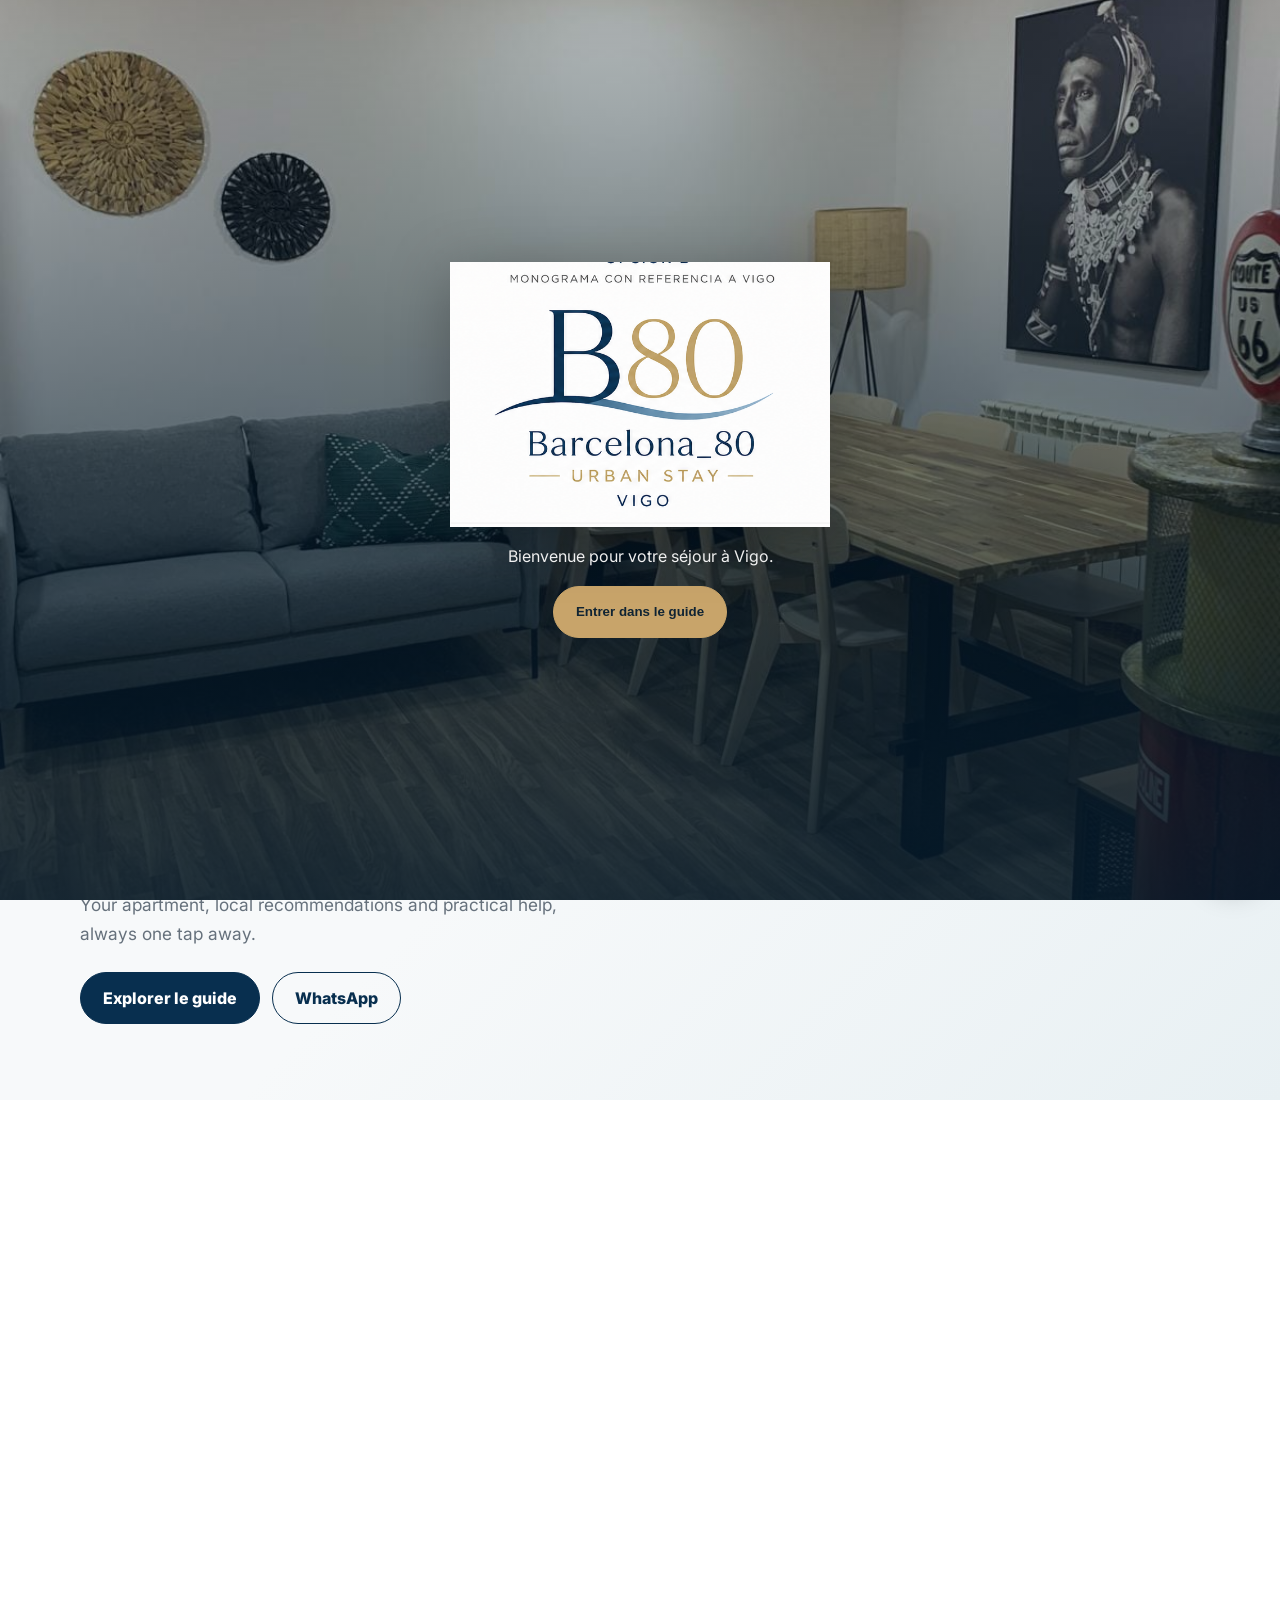
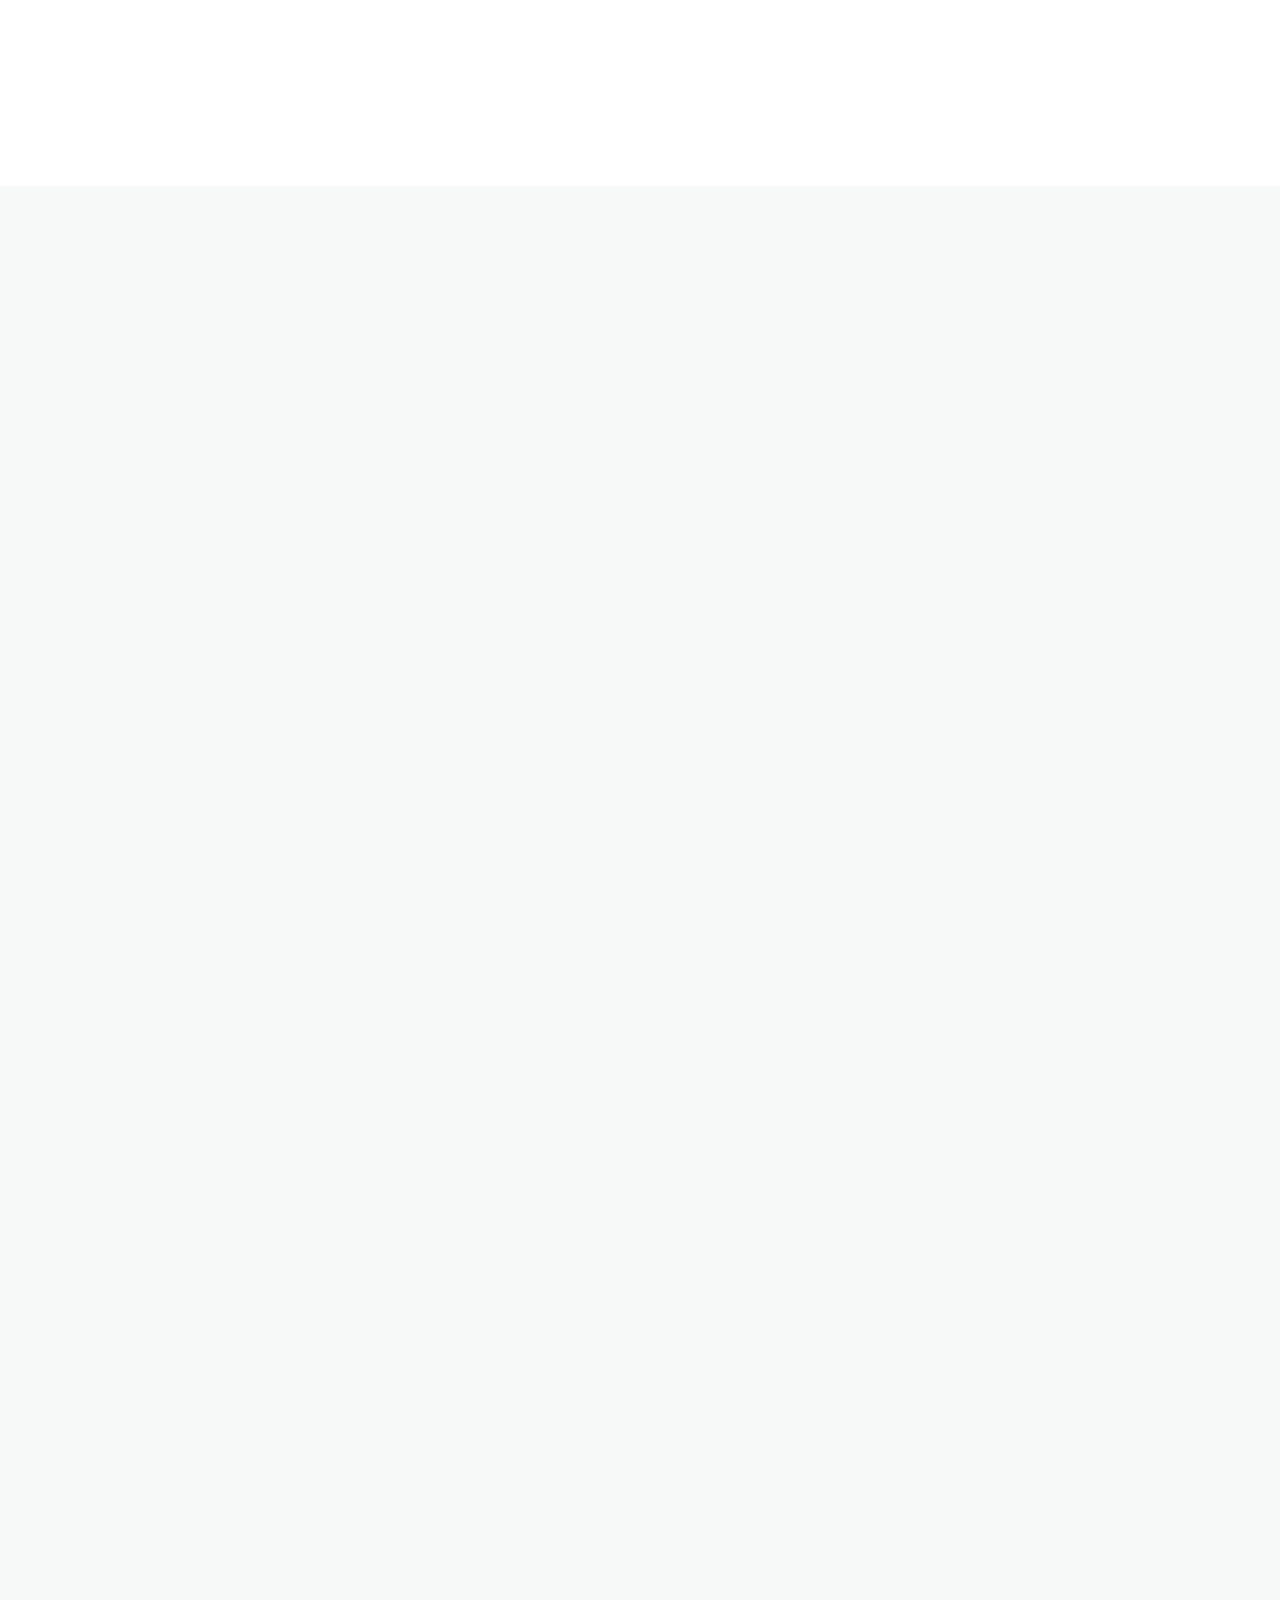
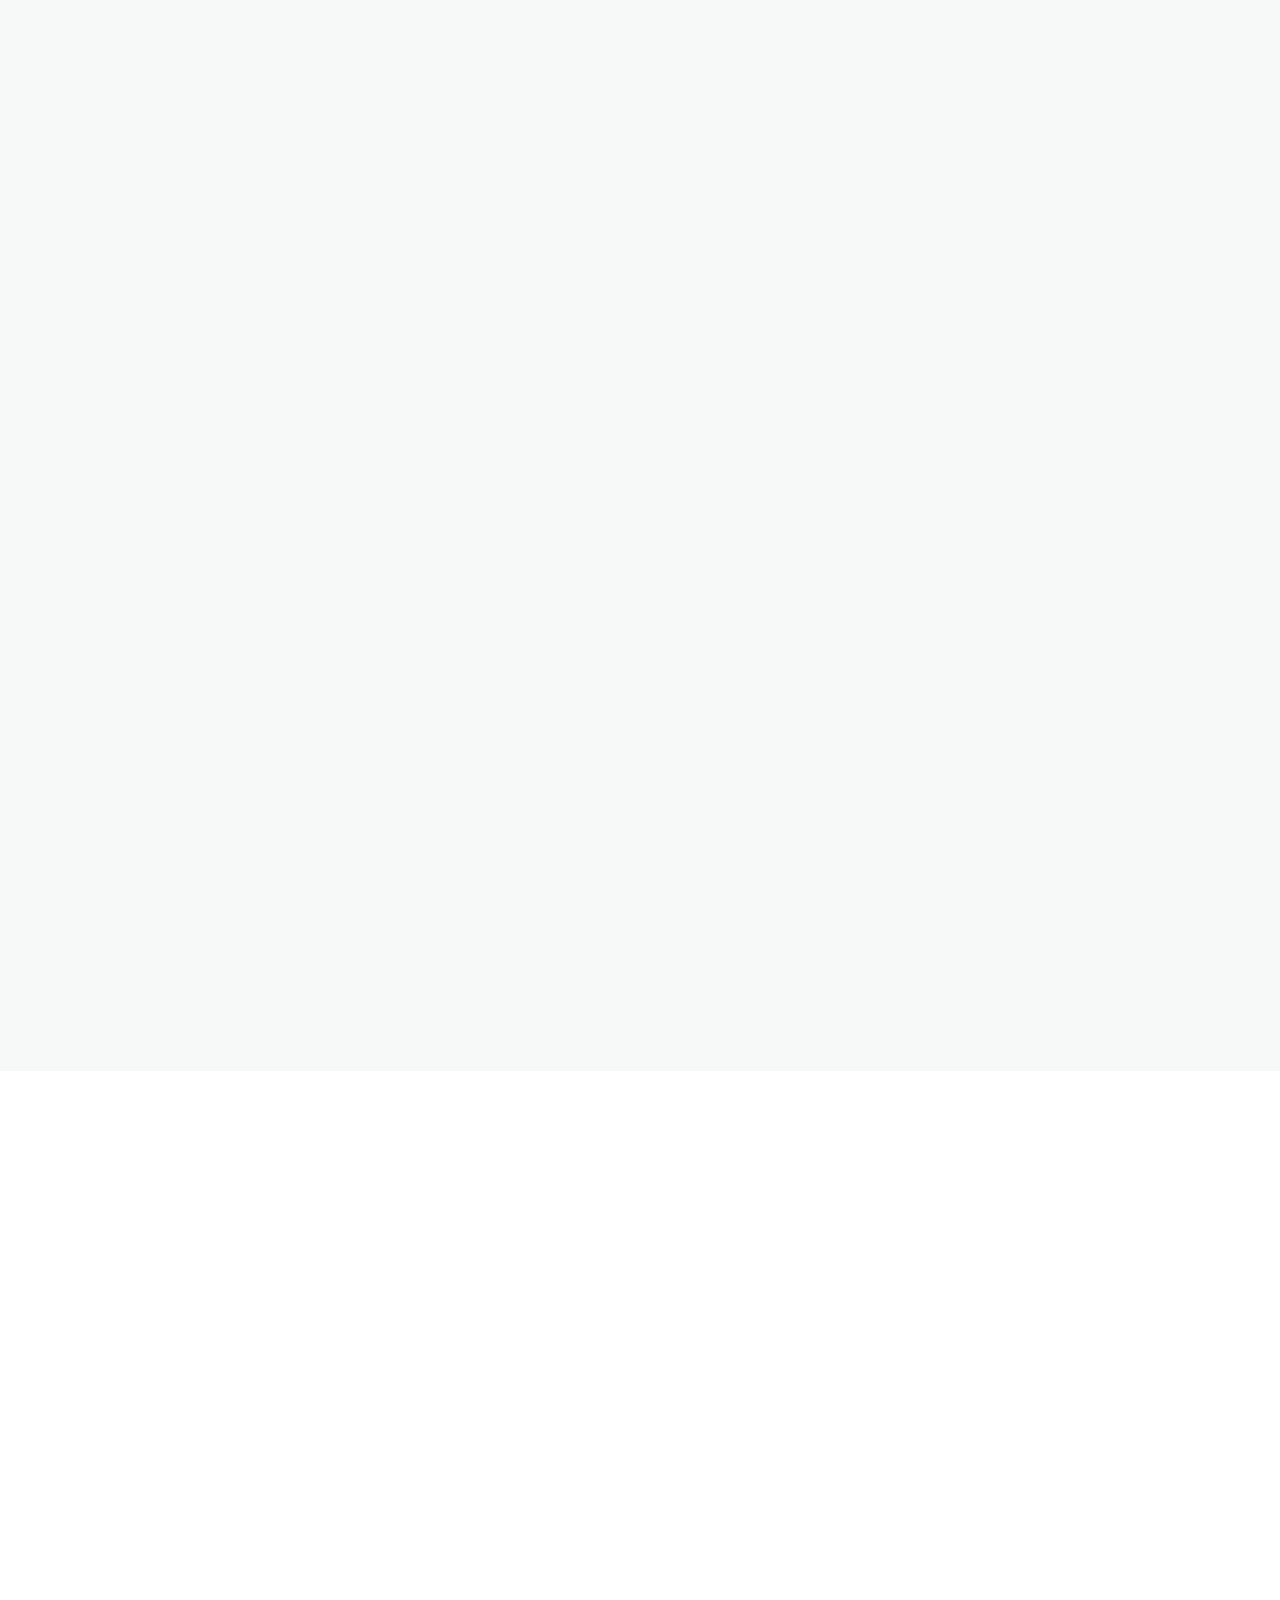
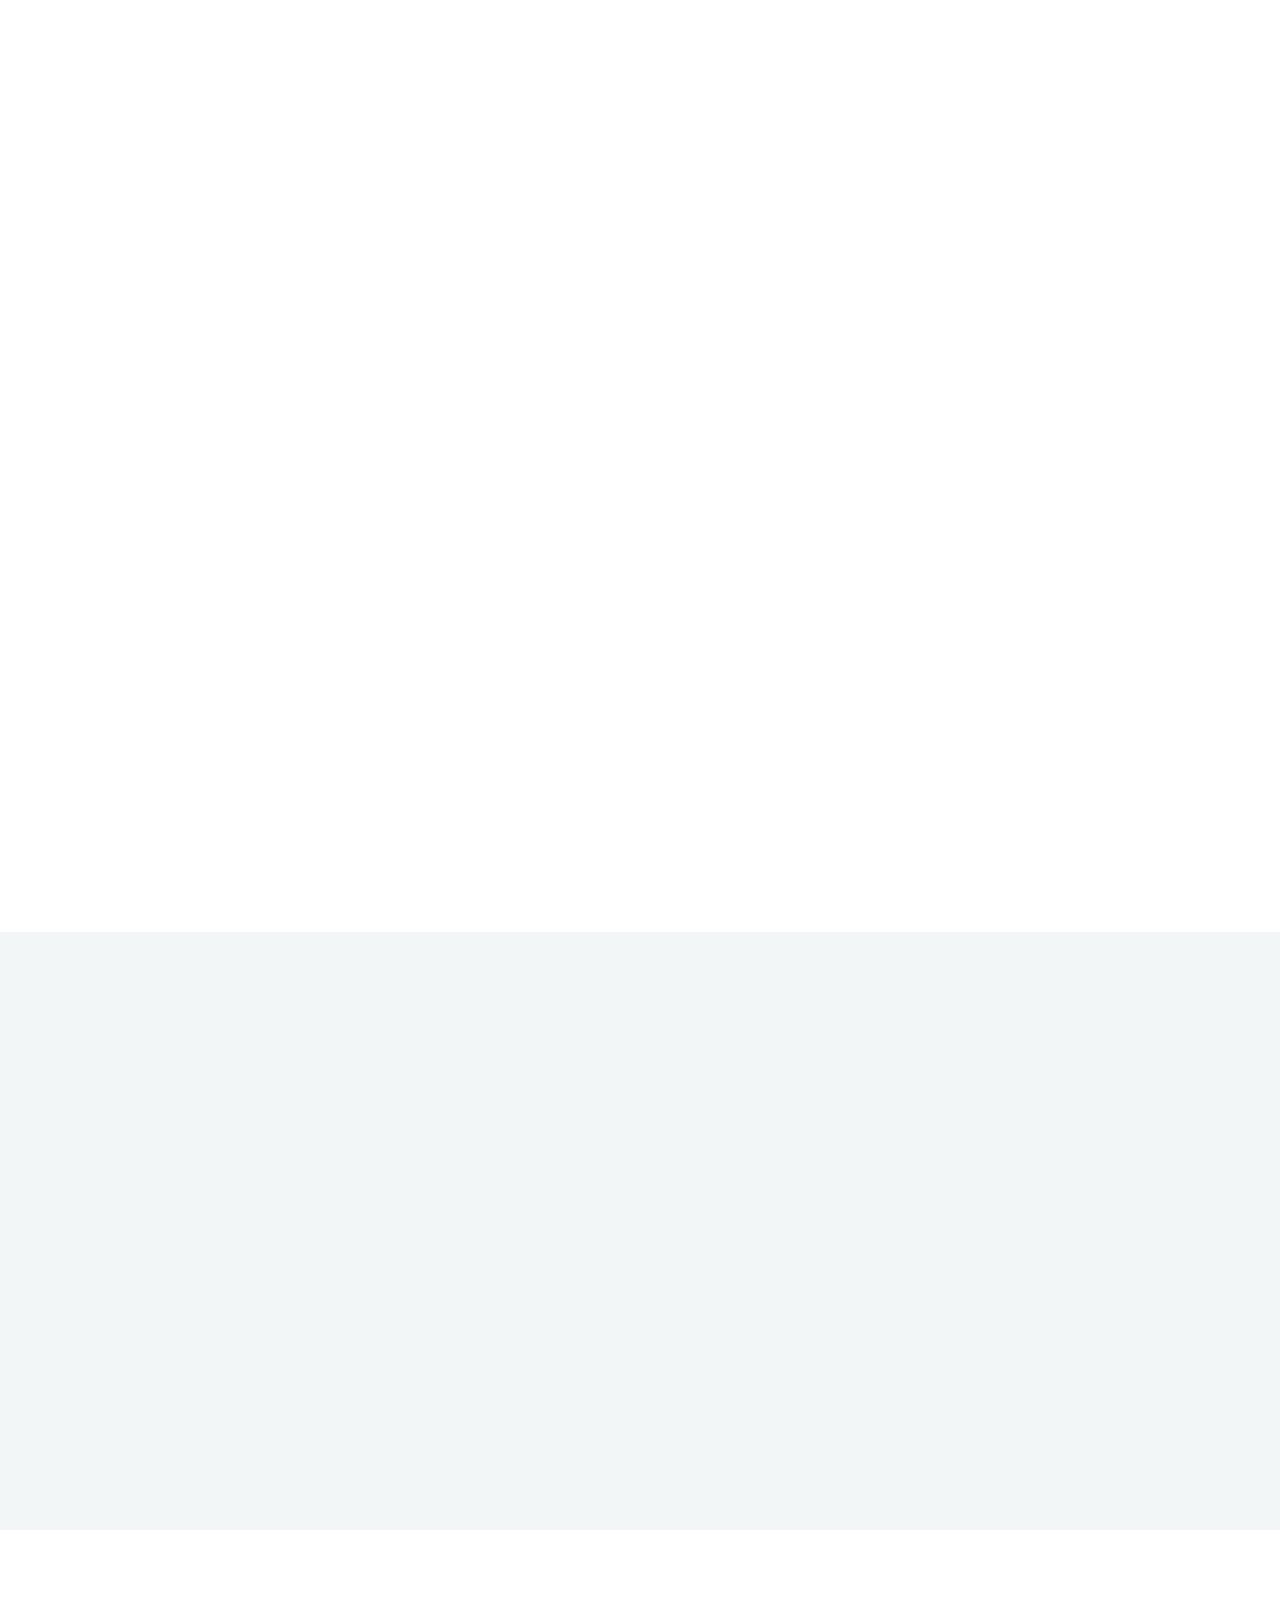
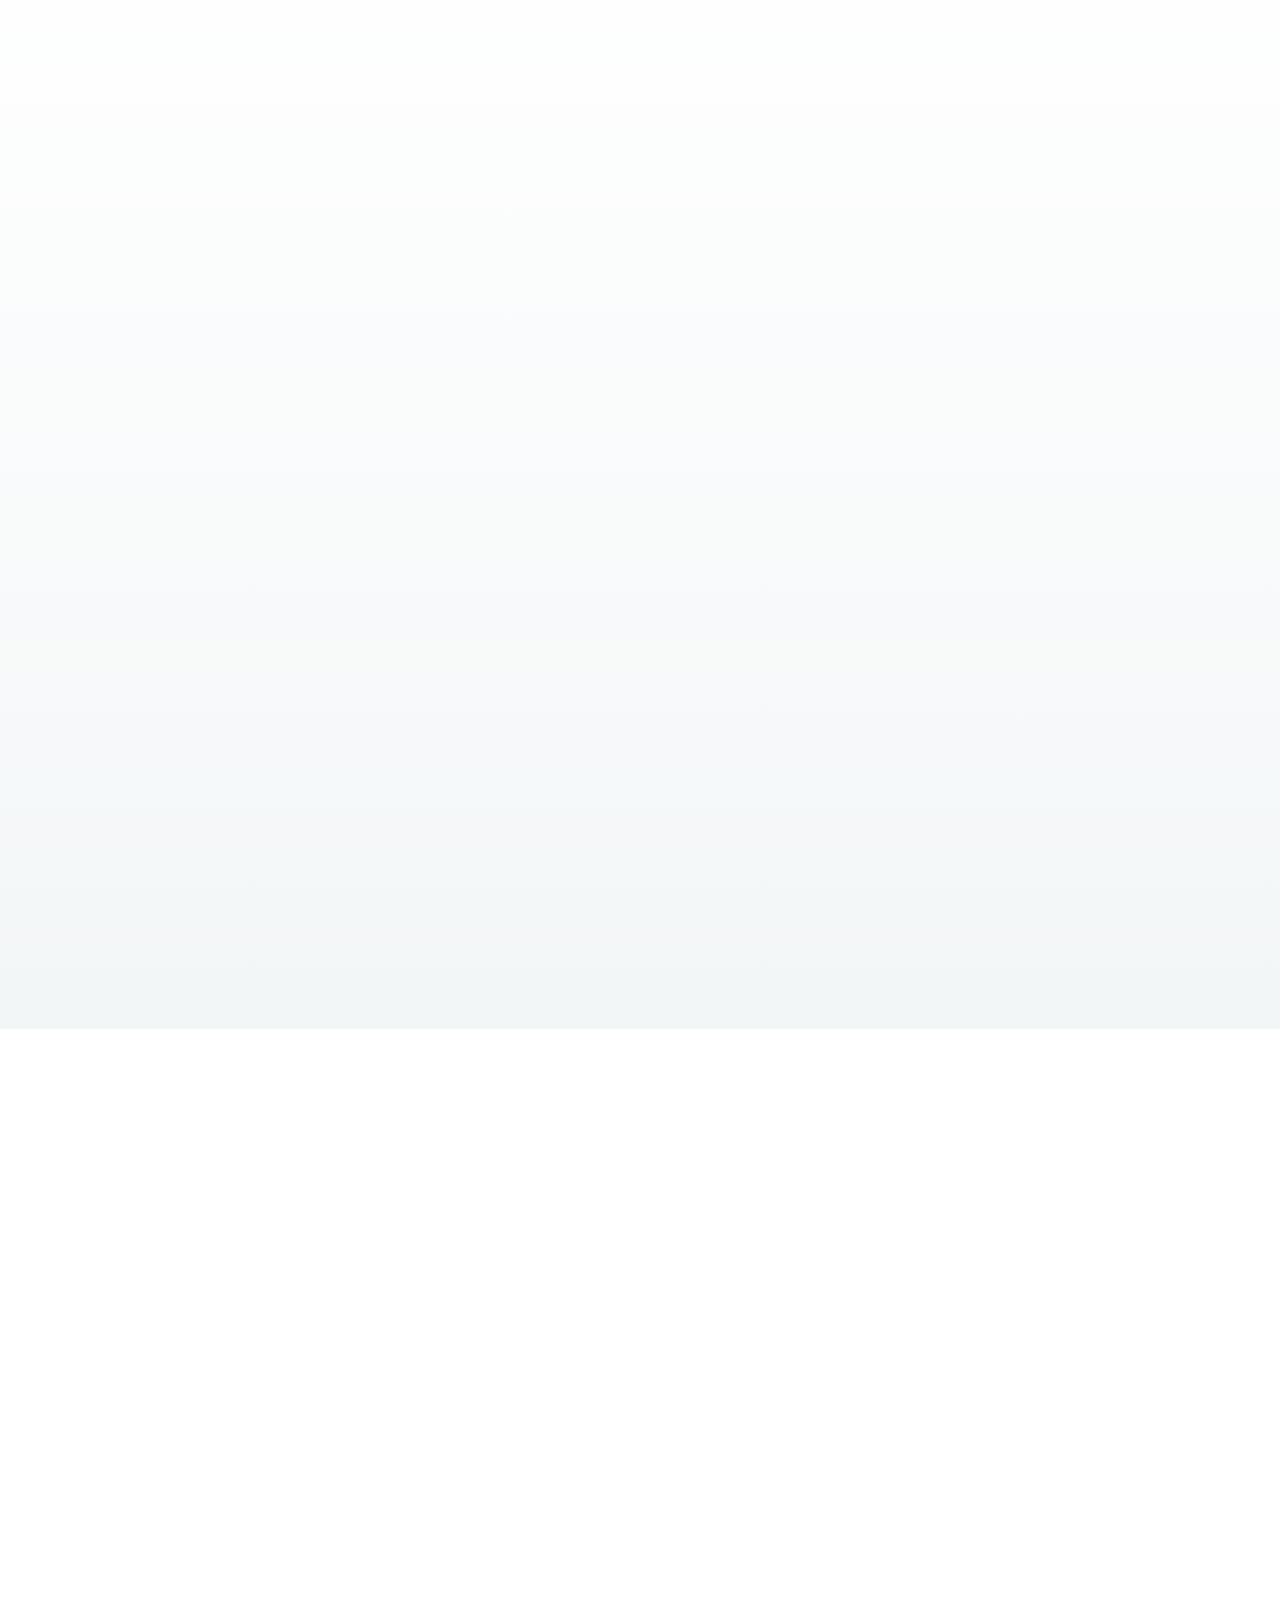
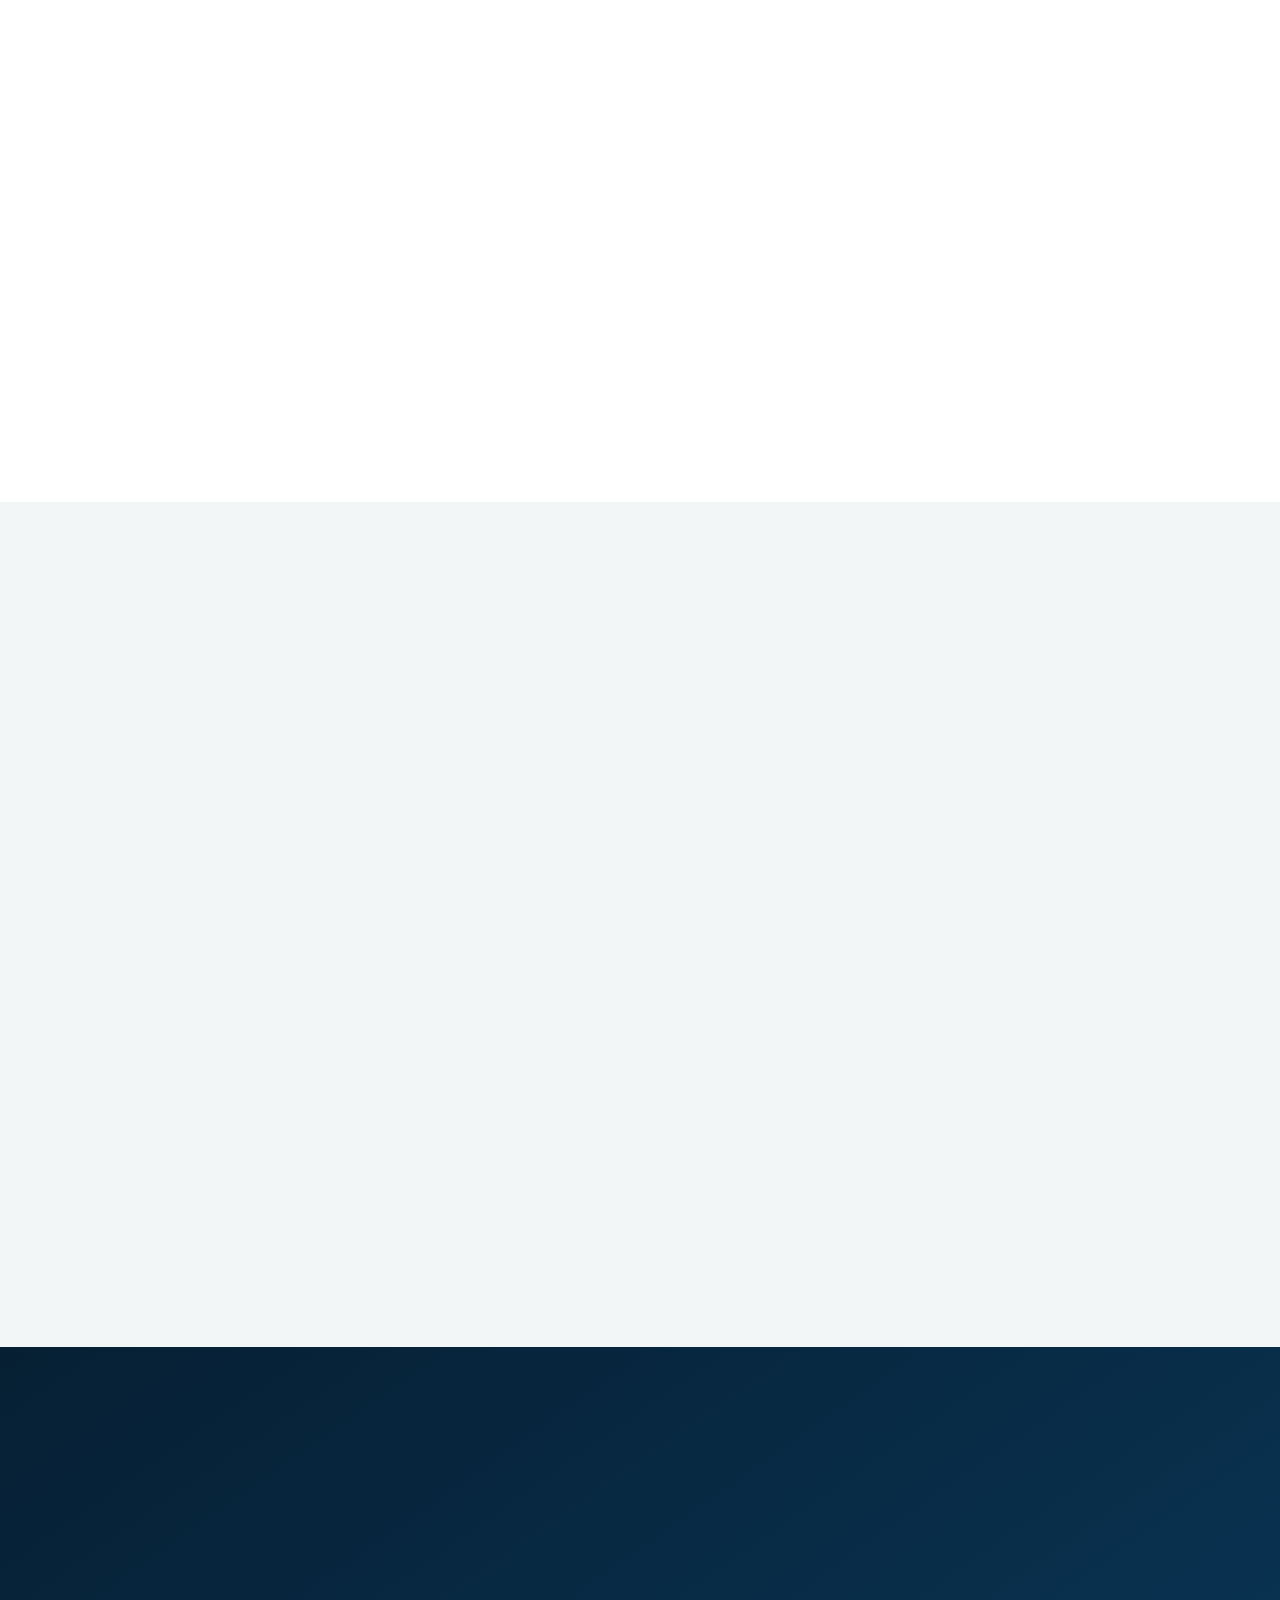
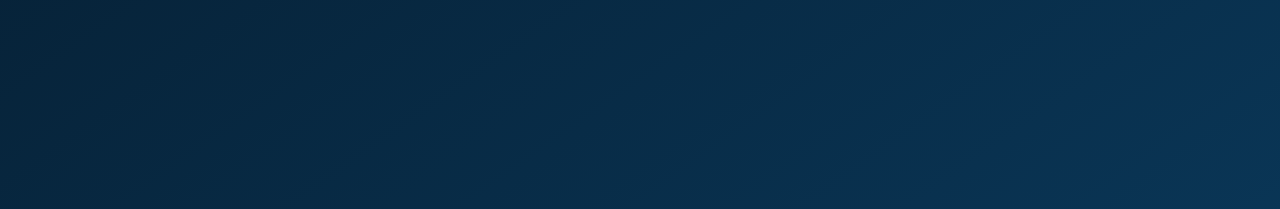
<file: fr.html>
<!DOCTYPE html>

<html lang="fr">
<head>
<meta charset="utf-8"/>
<meta content="width=device-width,initial-scale=1,viewport-fit=cover" name="viewport"/>
<meta content="#082f4f" name="theme-color"/>
<meta content="Guía digital para huéspedes de Barcelona 80 Urban Stay, Vigo." name="description"/>
<link href="manifest.webmanifest" rel="manifest"/>
<link href="assets/logo-b80-mark.png" rel="icon"/>
<link href="assets/logo-b80-mark.png" rel="apple-touch-icon"/>
<title>B80 · Barcelona 80 Urban Stay · Vigo · Français</title>
<link href="https://fonts.googleapis.com" rel="preconnect"/>
<link crossorigin="" href="https://fonts.gstatic.com" rel="preconnect"/>
<link href="https://fonts.googleapis.com/css2?family=Inter:wght@400;500;600;700&amp;family=Manrope:wght@500;600;700;800&amp;display=swap" rel="stylesheet"/>
<link href="styles.css" rel="stylesheet"/>
<link href="https://barcelona80urbanstay.com/" rel="canonical"/><meta content="Barcelona_80 Urban Stay · Guía de huéspedes" property="og:title"/><meta content="Guía digital del apartamento, recomendaciones de Vigo y servicios útiles." property="og:description"/><meta content="website" property="og:type"/><meta content="https://barcelona80urbanstay.com/" property="og:url"/></head>
<body><noscript>Esta guía funciona mejor con JavaScript activado.</noscript>
<div aria-label="Bienvenida" class="welcome" id="welcome">
<img alt="Salón comedor de Barcelona 80 Urban Stay" src="assets/living.jpeg"/>
<div class="welcome__shade"></div>
<div class="welcome__content">
<img alt="B80 Barcelona 80 Urban Stay Vigo" class="welcome__logo" src="assets/logo-b80.png"/>
<p>Bienvenue pour votre séjour à Vigo.</p>
<button class="button button--gold" id="enterBtn">Entrer dans le guide</button>
</div>
</div>
<header class="topbar">
<button aria-expanded="false" aria-label="Open menu" class="icon-button" id="menuBtn">☰</button>
<a class="brand" href="#inicio"><img alt="B80" decoding="async" loading="lazy" src="assets/logo-b80-mark.png"/></a>
<div class="topbar__actions">
<div class="language-picker">
<button aria-controls="languageMenu" aria-expanded="false" aria-label="Choisir la langue" class="language-toggle" id="languageToggle" type="button"><span id="languageCurrent">🇫🇷 FR</span><span aria-hidden="true">⌄</span></button>
<div class="language-menu" id="languageMenu">
<a data-language="es" href="index.html">🇪🇸 Español</a>
<a data-language="en" href="en.html">🇬🇧 English</a>
<a class="is-active" data-language="fr" href="fr.html">🇫🇷 Français</a>
<a data-language="pt" href="pt.html">🇵🇹 Português</a>
<a data-language="de" href="de.html">🇩🇪 Deutsch</a>
</div>
</div>
</div>
<a aria-label="Itinéraire" class="icon-button" href="https://www.google.com/maps/dir/?api=1&amp;destination=Calle+Barcelona+80%2C+36205+Vigo" rel="noopener" target="_blank">⌖</a>

</header>
<aside aria-hidden="true" class="drawer" id="drawer">
<button aria-label="Close menu" class="drawer__close" id="closeMenu">×</button>
<nav>
<a href="#inicio">Accueil</a><a href="#aparcamiento">Stationnement</a><a href="#wifi">Wi-Fi</a><a href="#apartamento">L’appartement</a><a href="#vigo">Découvrir Vigo</a>
<a href="#eventos">Événements à Vigo</a><a href="#restaurantes">Restaurants</a><a href="#servicios">Services à proximité</a><a href="#instalar">Installer l’application</a><a href="#checkout">Check-out</a><a href="#experiencia">Votre expérience</a>
</nav>
</aside>
<div class="scrim" id="scrim"></div>
<main>
<section class="hero section" id="inicio">
<div class="hero__copy">
<span class="eyebrow">VIGO · GALICIA</span>
<h1>Tout ce dont vous avez besoin pour profiter de votre séjour.</h1>
<p>Your apartment, local recommendations and practical help, always one tap away.</p>
<div class="hero__actions">
<a class="button" href="#apartamento">Explorer le guide</a>
<a class="button button--outline" href="https://wa.me/34695709630" rel="noopener" target="_blank">WhatsApp</a>
</div>
</div>
<img alt="Cocina y salón del apartamento" src="assets/kitchen-living.jpeg"/>
</section>
<section aria-label="Accesos principales" class="quick-grid section section--compact">
<a class="quick-card" href="#apartamento"><span>⌂</span><strong>L’appartement</strong><small>6 bedrooms · 3 bathrooms</small></a>
<a class="quick-card" href="#vigo"><span>⌖</span><strong>Découvrir Vigo</strong><small>Must-see places</small></a>
<a class="quick-card" href="#restaurantes"><span>◇</span><strong>Restaurants</strong><small>Local selection</small></a>
<a class="quick-card" href="#servicios"><span>＋</span><strong>Services</strong><small>Everything nearby</small></a>
</section>
<section class="section section--parking" id="aparcamiento">
<div class="section-heading">
<span class="eyebrow">ARRIVÉE EN VOITURE</span>
<h2>Stationnement près de Barcelona 80.</h2>
<p>Check the recommended free-parking area, regulated parking hours and nearby covered car parks.</p>
</div>
<figure class="parking-guide">
<img alt="Guía de aparcamiento de Barcelona 80 con zona gratuita, zona ORA y parking cubierto" src="assets/aparcamiento-barcelona80.png"/>
</figure>
<div class="parking-actions">
<a class="button" href="https://www.google.com/maps/search/?api=1&amp;query=aparcamiento+cerca+de+Calle+Barcelona+80+Vigo" rel="noopener" target="_blank">Ouvrir la zone dans Google Maps</a>
<a class="button button--outline" href="https://www.telpark.com/" rel="noopener" target="_blank">Ouvrir Telpark</a>
</div>
<p class="parking-note"><strong>Stationnement réglementé :</strong> Always check the signs and indicated hours on each street. Outside regulated hours, parking may be free.</p>
</section>
<section class="section" id="apartamento">
<div class="section-heading"><span class="eyebrow">VOTRE HÉBERGEMENT</span><h2>Barcelona 80 Urban Stay</h2><p>Calle Barcelona 80 · 36205 Vigo. A spacious, modern accommodation designed for groups.</p></div>
<div class="facts"><div><strong>6</strong><span>chambres</span></div><div><strong>3</strong><span>salles de bains</span></div><div><strong>15:00</strong><span>check-in</span></div><div><strong>12:00</strong><span>check-out</span></div></div>
<div class="action-row">
<a class="button" href="https://www.google.com/maps/dir/?api=1&amp;destination=Calle+Barcelona+80%2C+36205+Vigo" rel="noopener" target="_blank">Itinéraire</a>
<a class="button button--outline" href="tel:+34695709630">Appeler</a>
<a class="button button--outline" href="https://wa.me/34695709630" rel="noopener" target="_blank">WhatsApp</a>
</div>
<h3 class="subheading">Chambres</h3>
<p class="muted center">5 beds measuring 140 × 200 cm and 1 single bed measuring 90 × 200 cm.</p>
<div class="gallery gallery--rooms">
<article class="photo-card"><img alt="Habitación 1" decoding="async" loading="lazy" src="assets/room-green.jpeg"><div><strong>Bedroom 1</strong><span>Bed 140 × 200</span></div></img></article>
<article class="photo-card"><img alt="Habitación 2" decoding="async" loading="lazy" src="assets/room-neutral.jpeg"/><div><strong>Bedroom 2</strong><span>Bed 140 × 200</span></div></article>
<article class="photo-card"><img alt="Habitación 3" decoding="async" loading="lazy" src="assets/room-check.jpeg"/><div><strong>Bedroom 3</strong><span>Bed 140 × 200</span></div></article>
<article class="photo-card"><img alt="Habitación 4" decoding="async" loading="lazy" src="assets/room-grey.jpeg"/><div><strong>Bedroom 4</strong><span>Bed 140 × 200</span></div></article>
<article class="photo-card"><img alt="Habitación 5" decoding="async" loading="lazy" src="assets/room-six.jpeg"/><div><strong>Bedroom 5</strong><span>Bed 140 × 200</span></div></article>
<article class="photo-card"><img alt="Habitación 6" decoding="async" loading="lazy" src="assets/room-single.jpeg"/><div><strong>Bedroom 6</strong><span>Bed 90 × 200</span></div></article>
</div>
<h3 class="subheading">Salles de bains</h3>
<div class="gallery gallery--baths">
<article class="photo-card"><img alt="Baño 1" decoding="async" loading="lazy" src="assets/bath-blue.jpeg"/><div><strong>Bathroom 1</strong><span>Shower</span></div></article>
<article class="photo-card"><img alt="Baño 2" decoding="async" loading="lazy" src="assets/bath-green.jpeg"/><div><strong>Bathroom 2</strong><span>Shower</span></div></article>
<article class="photo-card"><img alt="Baño 3" decoding="async" loading="lazy" src="assets/bath-grey.jpeg"/><div><strong>Bathroom 3</strong><span>Shower</span></div></article>
</div>
<div class="split-feature"><img alt="Cocina equipada" decoding="async" loading="lazy" src="assets/kitchen.jpeg"/><div><span class="eyebrow">CUISINE ET SALON</span><h3>Everything you need to enjoy together.</h3><ul class="checklist"><li>Oven and microwave</li><li>Coffee maker</li><li>Washing machine</li><li>Fridge</li><li>Kitchenware</li><li>Large dining area</li></ul></div></div>
<div class="info-panels">
<article class="info-panel wifi-panel" id="wifi"><div class="wifi-panel__copy"><span aria-hidden="true" class="panel-icon">◉</span><span class="eyebrow">CONNEXION</span><h3>Wi-Fi de l’appartement</h3><dl class="wifi-data"><div><dt>Réseau</dt><dd id="wifiName">MOVISTAR_PLUS_F4E0</dd></div><div><dt>Mot de passe</dt><dd id="wifiPassword">cSJ4VoAbgUp7BLnormjo</dd></div></dl><div class="wifi-actions"><button class="button button--small" id="copyWifi" type="button">Copier le mot de passe</button><a class="button button--small button--outline" href="assets/wifi-qr.png" target="_blank">Open QR</a></div><p class="wifi-note">You can also scan the QR code displayed in the apartment.</p></div><img alt="Código QR para conectarse al WiFi MOVISTAR PLUS F4E0" class="wifi-qr" decoding="async" height="230" loading="lazy" src="assets/wifi-qr.png" width="230"/></article>
<article class="info-panel"><span class="panel-icon">♡</span><h3>Règles de la maison</h3><p>No smoking · No pets · Respect the neighbours' rest · Take care of the apartment.</p></article>
</div>
</section>
<section class="section section--tint" id="vigo">
<div class="section-heading"><span class="eyebrow">NOTRE VILLE</span><h2>Découvrir Vigo</h2><p>Sea, gastronomy, historic neighbourhoods and places to enjoy at your own pace.</p></div>
<div class="destination-grid">
<a href="https://www.google.com/maps/dir/?api=1&amp;origin=Calle+Barcelona+80%2C+36205+Vigo&amp;destination=Casco+Vello%2C+Vigo" rel="noopener" target="_blank"><strong>Casco Vello</strong><span>Historic walk and local atmosphere</span><em>View route</em></a>
<a href="https://www.google.com/maps/dir/?api=1&amp;origin=Calle+Barcelona+80%2C+36205+Vigo&amp;destination=Monte+do+Castro%2C+Vigo" rel="noopener" target="_blank"><strong>Monte do Castro</strong><span>Outstanding views over the estuary</span><em>View route</em></a>
<a href="https://www.google.com/maps/dir/?api=1&amp;origin=Calle+Barcelona+80%2C+36205+Vigo&amp;destination=Playa+de+Samil%2C+Vigo" rel="noopener" target="_blank"><strong>Playa de Samil</strong><span>Atlantic Ocean, promenade and sunsets</span><em>View route</em></a>
<a href="https://www.google.com/maps/dir/?api=1&amp;origin=Calle+Barcelona+80%2C+36205+Vigo&amp;destination=Bouzas%2C+Vigo" rel="noopener" target="_blank"><strong>Bouzas</strong><span>Sunset and maritime character</span><em>View route</em></a>
<a href="https://www.google.com/maps/search/?api=1&amp;query=Casa+Hermo+Vigo" rel="noopener" target="_blank"><strong>Casa Hermo</strong><span>Galician products</span><em>Open map</em></a>
<a href="https://www.google.com/maps/search/?api=1&amp;query=Casa+Samaniego+Vigo" rel="noopener" target="_blank"><strong>Casa Samaniego</strong><span>Wines and gourmet products</span><em>Open map</em></a>
</div>
</section>
<section class="section section--events" id="eventos">
<div class="section-heading">
<span class="eyebrow">UPDATED AGENDA · AUGUST 2026</span>
<h2>Prochains événements à Vigo.</h2>
<p>A selection of upcoming concerts, shows and festivals. Tap each card to view official information.</p>
</div>
<div class="events-grid events-grid--upcoming">
<a class="event-card event-card--featured" href="https://hoxe.vigo.org/actualidade/avisos_transporte.php?id=3684&amp;lang=es" rel="noopener" target="_blank"><span class="event-date"><b>07</b><small>AUG</small></span><div><strong>Abraham Mateo</strong><small>Concert at Castrelos Auditorium</small></div><em>Voir les informations officielles</em></a>
<a class="event-card" href="https://hoxe.vigo.org/actualidade/avisos_transporte.php?id=3684&amp;lang=es" rel="noopener" target="_blank"><span class="event-date"><b>09</b><small>AUG</small></span><div><strong>Ópera Nabucco</strong><small>Castrelos Auditorium</small></div><em>Voir les informations officielles</em></a>
<a class="event-card" href="https://hoxe.vigo.org/conecenos/f_agosto.php?lang=es" rel="noopener" target="_blank"><span class="event-date"><b>09</b><small>AUG</small></span><div><strong>Octopus Festival</strong><small>Popular August celebrations</small></div><em>Voir les fêtes</em></a>
<a class="event-card" href="https://hoxe.vigo.org/actualidade/avisos_transporte.php?id=3684&amp;lang=es" rel="noopener" target="_blank"><span class="event-date"><b>11</b><small>AUG</small></span><div><strong>The Corrs</strong><small>Concert at Castrelos Auditorium</small></div><em>Voir les informations officielles</em></a>
<a class="event-card" href="https://auditoriomardevigo.com/mec-category/concertos/" rel="noopener" target="_blank"><span class="event-date"><b>14</b><small>AUG</small></span><div><strong>International Piano Competition Final</strong><small>Auditorio Mar de Vigo</small></div><em>View event</em></a>
<a class="event-card" href="https://hoxe.vigo.org/actualidade/avisos_transporte.php?id=3684&amp;lang=es" rel="noopener" target="_blank"><span class="event-date"><b>14</b><small>AUG</small></span><div><strong>Viva Suecia</strong><small>Concert at Castrelos Auditorium</small></div><em>Voir les informations officielles</em></a>
<a class="event-card" href="https://hoxe.vigo.org/actualidade/avisos_transporte.php?id=3684&amp;lang=es" rel="noopener" target="_blank"><span class="event-date"><b>15</b><small>AUG</small></span><div><strong>Iván Ferreiro</strong><small>Concert at Castrelos Auditorium</small></div><em>Voir les informations officielles</em></a>
<a class="event-card" href="https://hoxe.vigo.org/conecenos/f_agosto.php?lang=es" rel="noopener" target="_blank"><span class="event-date"><b>15–16</b><small>AUG</small></span><div><strong>San Roque festivities</strong><small>Popular festivities and local celebrations</small></div><em>Voir les fêtes</em></a>
<a class="event-card" href="https://hoxe.vigo.org/actualidade/avisos_transporte.php?id=3684&amp;lang=es" rel="noopener" target="_blank"><span class="event-date"><b>16</b><small>AUG</small></span><div><strong>FNAC Live</strong><small>Concert at Castrelos Auditorium</small></div><em>Voir les informations officielles</em></a>
</div>
<p class="events-note">Agenda reviewed on 5 August 2026. Times and programmes may change; always check official information before travelling.</p>
</section>
<section class="section" id="restaurantes">
<div class="section-heading"><span class="eyebrow">SÉLECTION DE L’HÔTE</span><h2>Restaurants</h2><p>Options for different tastes, budgets and occasions.</p></div>
<div class="restaurant-list restaurant-list--details">
<a href="https://www.google.com/maps/dir/?api=1&amp;origin=Calle+Barcelona+80%2C+36205+Vigo&amp;destination=Casa+Marco%2C+Vigo" rel="noopener" target="_blank"><strong>Casa Marco</strong><span>Product-led cuisine · €€€</span><div class="route-meta"><b>🚶 24 min</b><b>🚗 8 min</b><b>≈ 30–45 €</b></div><em>Ouvrir l’itinéraire</em></a>
<a href="https://www.google.com/maps/dir/?api=1&amp;origin=Calle+Barcelona+80%2C+36205+Vigo&amp;destination=Casa+Vella%2C+Vigo" rel="noopener" target="_blank"><strong>Casa Vella</strong><span>Galician cuisine · €€</span><div class="route-meta"><b>🚶 27 min</b><b>🚗 9 min</b><b>≈ 20–35 €</b></div><em>Ouvrir l’itinéraire</em></a>
<a href="https://www.google.com/maps/dir/?api=1&amp;origin=Calle+Barcelona+80%2C+36205+Vigo&amp;destination=Porto+Santo%2C+Vigo" rel="noopener" target="_blank"><strong>Porto Santo</strong><span>Casual cuisine · €€</span><div class="route-meta"><b>🚶 25 min</b><b>🚗 8 min</b><b>≈ 18–30 €</b></div><em>Ouvrir l’itinéraire</em></a>
<a href="https://www.google.com/maps/dir/?api=1&amp;origin=Calle+Barcelona+80%2C+36205+Vigo&amp;destination=Detapaencepa%2C+Vigo" rel="noopener" target="_blank"><strong>Detapaencepa</strong><span>Tapas and wine · €€</span><div class="route-meta"><b>🚶 22 min</b><b>🚗 7 min</b><b>≈ 18–30 €</b></div><em>Ouvrir l’itinéraire</em></a>
<a href="https://www.google.com/maps/dir/?api=1&amp;origin=Calle+Barcelona+80%2C+36205+Vigo&amp;destination=Casa+Moncho%2C+Vigo" rel="noopener" target="_blank"><strong>Casa Moncho</strong><span>Traditional cuisine · €€</span><div class="route-meta"><b>🚶 29 min</b><b>🚗 10 min</b><b>≈ 20–35 €</b></div><em>Ouvrir l’itinéraire</em></a>
<a href="https://www.google.com/maps/dir/?api=1&amp;origin=Calle+Barcelona+80%2C+36205+Vigo&amp;destination=Casa+Nisio%2C+Vigo" rel="noopener" target="_blank"><strong>Casa Nisio</strong><span>Seafood and Galician cuisine · €€€</span><div class="route-meta"><b>🚶 31 min</b><b>🚗 11 min</b><b>≈ 35–55 €</b></div><em>Ouvrir l’itinéraire</em></a>
<a href="https://www.google.com/maps/dir/?api=1&amp;origin=Calle+Barcelona+80%2C+36205+Vigo&amp;destination=Rokuseki%2C+Vigo" rel="noopener" target="_blank"><strong>Rokuseki</strong><span>Japanese cuisine · €€€</span><div class="route-meta"><b>🚶 25 min</b><b>🚗 8 min</b><b>≈ 30–45 €</b></div><em>Ouvrir l’itinéraire</em></a>
<a href="https://www.google.com/maps/dir/?api=1&amp;origin=Calle+Barcelona+80%2C+36205+Vigo&amp;destination=Nikko+Espacio+Gastronomico%2C+Vigo" rel="noopener" target="_blank"><strong>Nikko</strong><span>Gastronomic experience · €€€</span><div class="route-meta"><b>🚶 27 min</b><b>🚗 9 min</b><b>≈ 30–45 €</b></div><em>Ouvrir l’itinéraire</em></a>
<a href="https://www.google.com/maps/dir/?api=1&amp;origin=Calle+Barcelona+80%2C+36205+Vigo&amp;destination=Maruja+Limon%2C+Vigo" rel="noopener" target="_blank"><strong>Maruja Limón</strong><span>Fine dining · €€€€</span><div class="route-meta"><b>🚶 30 min</b><b>🚗 10 min</b><b>≈ 60–100 €</b></div><em>Ouvrir l’itinéraire</em></a>
</div>
<p class="estimate-note">Indicative prices per person. Times may vary depending on traffic, walking pace and route.</p>
</section>
<section class="section section--tint" id="servicios">
<div class="section-heading"><span class="eyebrow">PRÈS DE L’APPARTEMENT</span><h2>Services utiles</h2><p>Direct links to the nearest or recommended options.</p></div>
<div class="service-grid">
<a class="service-card service-card--featured" href="https://www.google.com/maps/dir/?api=1&amp;origin=Calle+Barcelona+80%2C+36205+Vigo&amp;destination=Sole+Mio+Brunch%2C+Vigo" rel="noopener" target="_blank"><span>☕</span><div><strong>Sole Mío Brunch</strong><small>Attractive nearby café</small></div><em>View route</em></a>
<a class="service-card" href="https://www.google.com/maps/search/?api=1&amp;query=supermercado+cerca+de+Calle+Barcelona+80%2C+36205+Vigo" rel="noopener" target="_blank"><span>🛒</span><div><strong>Supermarket</strong><small>Show nearest</small></div><em>Open map</em></a>
<a class="service-card" href="https://www.google.com/maps/search/?api=1&amp;query=farmacia+Camiño+do+Regueiro+Vigo" rel="noopener" target="_blank"><span>＋</span><div><strong>Farmacia · Regueiro</strong><small>Nearby option</small></div><em>Open map</em></a>
<a class="service-card" href="https://www.google.com/maps/search/?api=1&amp;query=farmacia+Gran+Via+Vigo+cerca+de+Calle+Barcelona+80" rel="noopener" target="_blank"><span>＋</span><div><strong>Farmacia · Gran Vía</strong><small>Nearby option</small></div><em>Open map</em></a>
<a class="service-card" href="https://www.google.com/maps/dir/?api=1&amp;origin=Calle+Barcelona+80%2C+36205+Vigo&amp;destination=Hospital+Ribera+Povisa%2C+Vigo" rel="noopener" target="_blank"><span>✚</span><div><strong>Hospital Povisa</strong><small>Nearby medical care</small></div><em>View route</em></a>
<a class="service-card" href="https://www.google.com/maps/search/?api=1&amp;query=parking+cerca+de+Calle+Barcelona+80%2C+36205+Vigo" rel="noopener" target="_blank"><span> P </span><div><strong>Parking</strong><small>Nearby car parks</small></div><em>Open map</em></a>
<a class="service-card" href="https://www.google.com/maps/search/?api=1&amp;query=parada+taxi+Povisa+Barcelona+Vigo" rel="noopener" target="_blank"><span>🚕</span><div><strong>Taxi Povisa–Barcelona</strong><small>Nearby taxi rank</small></div><em>Open map</em></a>
<a class="service-card" href="https://www.google.com/maps/dir/?api=1&amp;origin=Calle+Barcelona+80%2C+36205+Vigo&amp;destination=Estacion+Vigo+Urzaiz" rel="noopener" target="_blank"><span>🚆</span><div><strong>Vigo–Urzáiz</strong><small>Train and intermodal station</small></div><em>View route</em></a>
<a class="service-card" href="https://www.google.com/maps/dir/?api=1&amp;origin=Calle+Barcelona+80%2C+36205+Vigo&amp;destination=Aeropuerto+de+Vigo" rel="noopener" target="_blank"><span>✈</span><div><strong>Vigo Airport</strong><small>Driving route</small></div><em>View route</em></a>
<a class="service-card" href="tel:112"><span>!</span><div><strong>Emergencies</strong><small>Emergency number 112</small></div><em>Appeler</em></a>
</div>
</section>
<section class="section section--install" id="instalar">
<div class="section-heading">
<span class="eyebrow">GUIDE INSTALLABLE</span>
<h2>Emportez Barcelona 80 sur votre téléphone.</h2>
<p>Install this guide as an app to open it from your home screen and access essential information even with limited connectivity.</p>
</div>
<div class="install-grid">
<article class="install-card install-card--android">
<div aria-hidden="true" class="install-card__icon">A</div>
<span class="eyebrow">ANDROID · CHROME</span>
<h3>Installation automatique</h3>
<ol>
<li>Open this guide in Google Chrome.</li>
<li>Tap the button <strong>Installer l’application</strong>.</li>
<li>Confirm to add it to your home screen.</li>
</ol>
<button class="button button--gold" id="installAndroidBtn" type="button">Installer l’application</button>
<p class="install-status" id="androidInstallStatus">The button will activate when Chrome allows installation.</p>
</article>
<article class="install-card install-card--ios">
<div aria-hidden="true" class="install-card__icon"></div>
<span class="eyebrow">IPHONE · SAFARI</span>
<h3>Ajouter à l’écran d’accueil</h3>
<ol>
<li>Open this guide in Safari.</li>
<li>Tap <strong>Share</strong> <span aria-label="icono compartir">□↑</span>.</li>
<li>Choose <strong>Ajouter à l’écran d’accueil</strong>.</li>
<li>Tap <strong>Add</strong>.</li>
</ol>
<button class="button button--outline" id="showIphoneHelp" type="button">Voir les instructions iPhone</button>
</article>
</div>
<div class="install-benefits">
<span>Quick access</span><span>Full screen</span><span>Custom icon</span><span>Essential information offline</span>
</div>
</section>
<div aria-hidden="true" class="install-modal" id="iphoneHelp">
<div aria-labelledby="iphoneHelpTitle" aria-modal="true" class="install-modal__panel" role="dialog">
<button aria-label="Cerrar instrucciones" class="install-modal__close" id="closeIphoneHelp" type="button">×</button>
<span class="eyebrow">IPHONE · SAFARI</span>
<h2 id="iphoneHelpTitle">Install the guide in four steps</h2>
<ol class="iphone-steps">
<li><strong>Open Safari.</strong><span>Installation on iPhone must be done in Safari.</span></li>
<li><strong>Tap Share □↑.</strong><span>It is in the lower or upper browser bar.</span></li>
<li><strong>Add to Home Screen.</strong><span>Scroll through the menu if you do not see it at first.</span></li>
<li><strong>Tap Add.</strong><span>The Barcelona 80 icon will appear alongside your apps.</span></li>
</ol>
</div>
</div>
<section class="section checkout" id="checkout">
<div class="section-heading"><span class="eyebrow">AVANT DE PARTIR</span><h2>Check-out · 12:00</h2><p>Thank you for helping us prepare the apartment for the next guests.</p></div>
<div class="checkout-list"><label><input type="checkbox"/> Check that you have not forgotten any personal belongings</label><label><input type="checkbox"/> Turn off the lights</label><label><input type="checkbox"/> Close doors and windows</label><label><input type="checkbox"/> Leave the keys according to the instructions provided</label></div>
</section>
<section class="section experience" id="experiencia">
<img alt="Salón del apartamento" decoding="async" loading="lazy" src="assets/living.jpeg"/>
<div><span class="eyebrow">MERCI DE VOTRE VISITE</span><h2>Did you enjoy your stay?</h2><p>Your review helps future guests and allows us to keep improving.</p>
<a class="button button--gold" href="https://www.airbnb.es/rooms/54171518?unique_share_id=ff06a61d-fff5-4d9a-a8b7-592999700194&amp;viralityEntryPoint=1&amp;s=76" rel="noopener" target="_blank">Review my stay on Airbnb</a>
<a class="text-link" href="https://www.airbnb.es/rooms/54171518?unique_share_id=ff06a61d-fff5-4d9a-a8b7-592999700194&amp;viralityEntryPoint=1&amp;s=76" rel="noopener" target="_blank">View listing</a>
</div>
</section>
</main>
<a aria-label="Contactar por WhatsApp" class="whatsapp-float" href="https://wa.me/34695709630" rel="noopener" target="_blank">WA</a>
<button class="install-button" hidden="" id="installBtn">Install guide</button>
<footer><img alt="B80" decoding="async" loading="lazy" src="assets/logo-b80-mark.png"/><p>Barcelona 80 Urban Stay · Vigo</p><div><a href="tel:+34695709630">695 709 630</a><a href="https://wa.me/34695709630" rel="noopener" target="_blank">WhatsApp</a></div></footer>
<script src="app.js"></script>
<div aria-live="polite" class="toast" id="toast" role="status"></div></body>
</html>
</file>
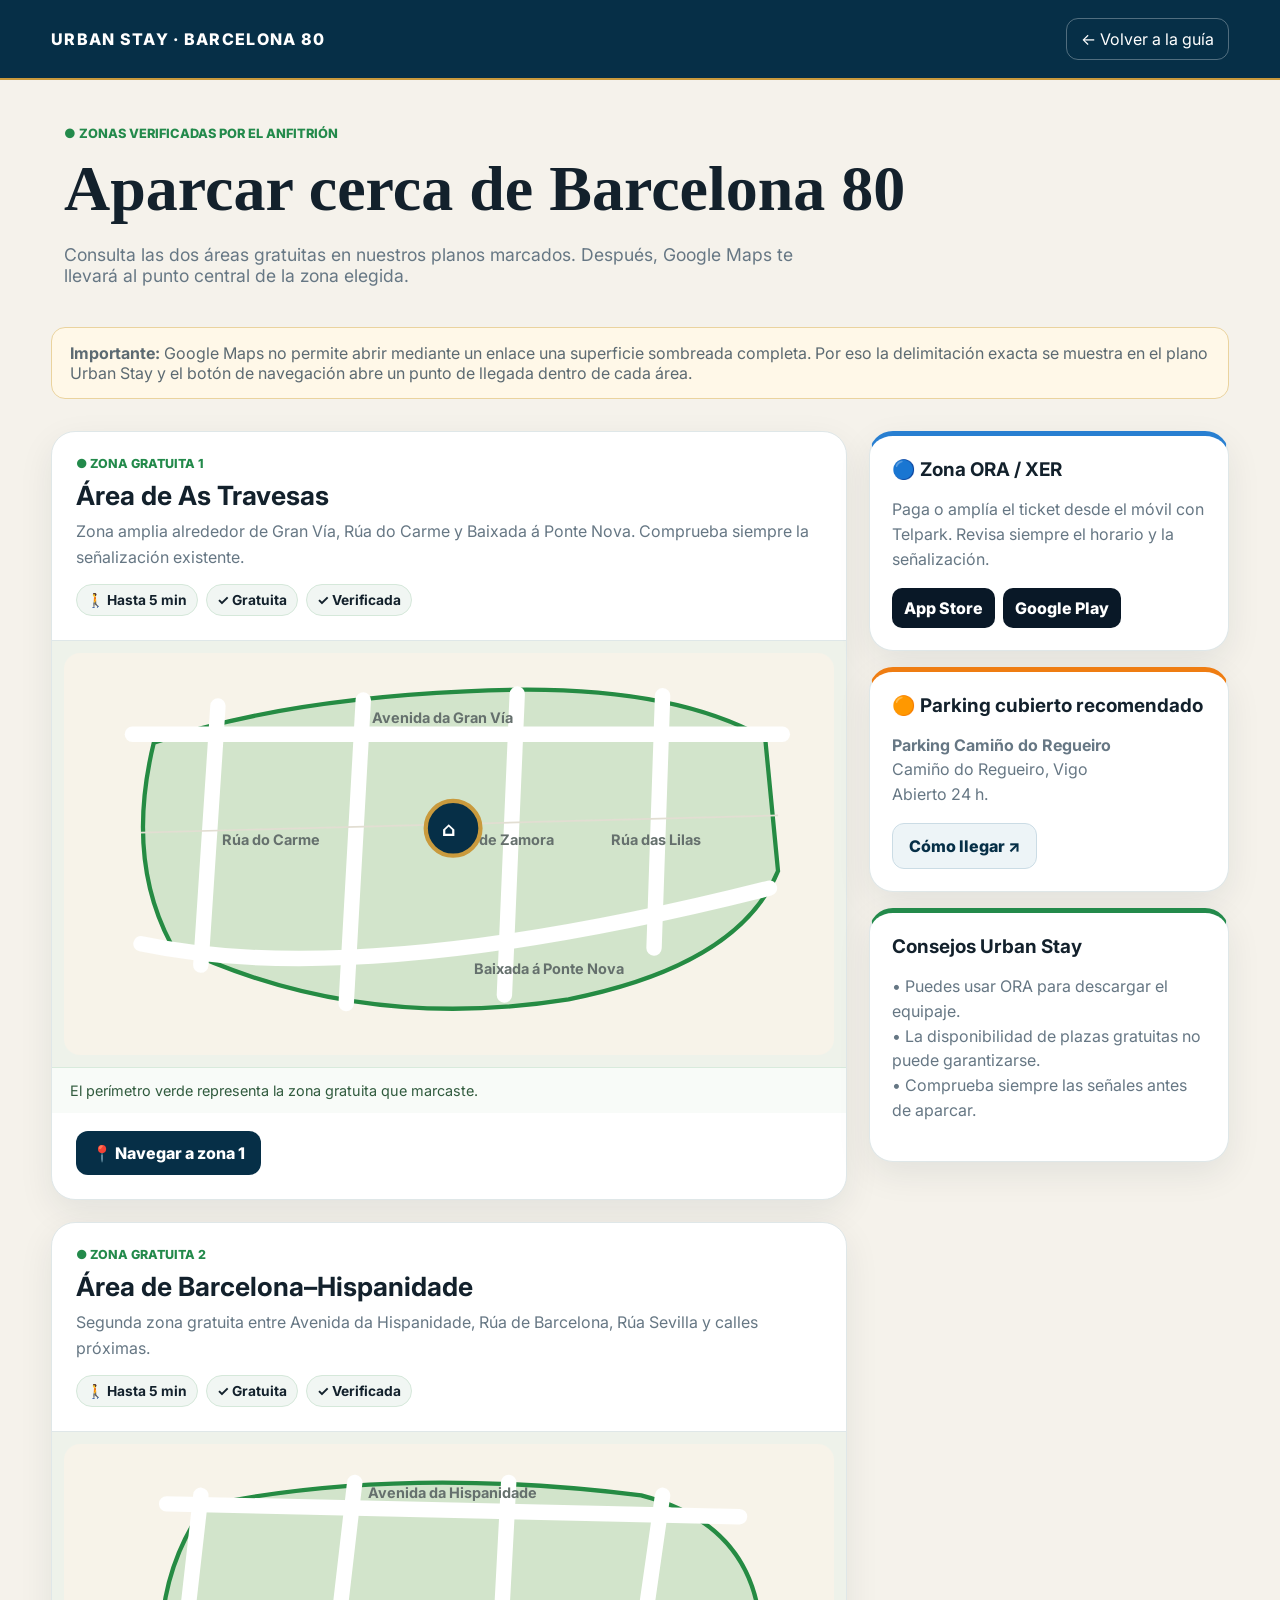
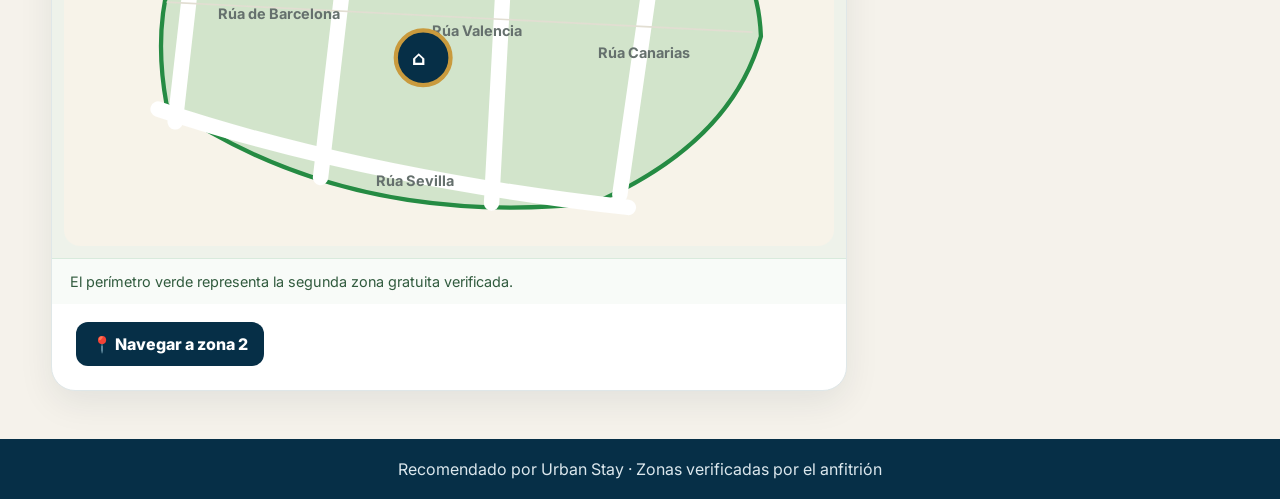
<file: parking.html>
<!doctype html><html lang="es"><head><meta charset="utf-8"><meta name="viewport" content="width=device-width,initial-scale=1,viewport-fit=cover"><meta name="theme-color" content="#062f47"><title>Aparcamiento · Barcelona 80</title><link rel="preconnect" href="https://fonts.googleapis.com"><link rel="preconnect" href="https://fonts.gstatic.com" crossorigin><link href="https://fonts.googleapis.com/css2?family=Inter:wght@400;600;700;800&display=swap" rel="stylesheet"><link rel="stylesheet" href="parking.css"></head><body><header class="top"><div class="brand">URBAN STAY · BARCELONA 80</div><a class="back" href="index.html">← Volver a la guía</a></header><section class="hero"><span class="badge">● Zonas verificadas por el anfitrión</span><h1>Aparcar cerca de Barcelona 80</h1><p>Consulta las dos áreas gratuitas en nuestros planos marcados. Después, Google Maps te llevará al punto central de la zona elegida.</p></section><div class="notice"><div><strong>Importante:</strong> Google Maps no permite abrir mediante un enlace una superficie sombreada completa. Por eso la delimitación exacta se muestra en el plano Urban Stay y el botón de navegación abre un punto de llegada dentro de cada área.</div></div><main class="layout"><section class="maps"><article class="zone-card"><div class="zone-head"><div><div class="zone-tag">● Zona gratuita 1</div><h2>Área de As Travesas</h2><p>Zona amplia alrededor de Gran Vía, Rúa do Carme y Baixada á Ponte Nova. Comprueba siempre la señalización existente.</p><div class="chips"><span class="chip">🚶 Hasta 5 min</span><span class="chip">✓ Gratuita</span><span class="chip">✓ Verificada</span></div></div></div><div class="map-wrap"><svg viewBox="0 0 900 470" role="img" aria-label="Plano Urban Stay de la zona gratuita 1"><path class="area" d="M105 105 Q250 55 470 45 Q700 32 820 100 L835 255 Q790 365 590 405 Q340 445 125 340 Q72 240 105 105Z"/><path class="street" d="M80 95 L840 95"/><path class="street" d="M90 340 Q350 395 825 275"/><path class="street" d="M180 62 L160 365"/><path class="street" d="M350 55 L330 410"/><path class="street" d="M530 48 L515 400"/><path class="street" d="M700 50 L690 345"/><path class="street2" d="M90 210 L835 190"/><text class="label" x="360" y="82">Avenida da Gran Vía</text><text class="label" x="185" y="225">Rúa do Carme</text><text class="label" x="450" y="225">Rúa de Zamora</text><text class="label" x="640" y="225">Rúa das Lilas</text><text class="label" x="480" y="375">Baixada á Ponte Nova</text><circle class="pin" cx="455" cy="205" r="32"/><text class="pintext" x="442" y="214">⌂</text></svg></div><div class="map-note">El perímetro verde representa la zona gratuita que marcaste.</div><div class="actions"><a class="btn primary" target="_blank" rel="noopener" href="https://www.google.com/maps/dir/?api=1&destination=R%C3%BAa+do+Carme%2C+Vigo">📍 Navegar a zona 1</a></div></article><article class="zone-card"><div class="zone-head"><div><div class="zone-tag">● Zona gratuita 2</div><h2>Área de Barcelona–Hispanidade</h2><p>Segunda zona gratuita entre Avenida da Hispanidade, Rúa de Barcelona, Rúa Sevilla y calles próximas.</p><div class="chips"><span class="chip">🚶 Hasta 5 min</span><span class="chip">✓ Gratuita</span><span class="chip">✓ Verificada</span></div></div></div><div class="map-wrap"><svg viewBox="0 0 900 470" role="img" aria-label="Plano Urban Stay de la zona gratuita 2"><path class="area" d="M165 72 Q390 25 675 60 Q810 95 815 225 Q780 350 620 420 Q330 450 120 305 Q95 170 165 72Z"/><path class="street" d="M120 70 L790 85"/><path class="street" d="M110 310 Q350 390 660 425"/><path class="street" d="M160 60 L130 325"/><path class="street" d="M340 45 L300 390"/><path class="street" d="M520 45 L500 420"/><path class="street" d="M700 60 L650 410"/><path class="street2" d="M120 185 L805 220"/><text class="label" x="355" y="63">Avenida da Hispanidade</text><text class="label" x="180" y="205">Rúa de Barcelona</text><text class="label" x="430" y="225">Rúa Valencia</text><text class="label" x="625" y="250">Rúa Canarias</text><text class="label" x="365" y="400">Rúa Sevilla</text><circle class="pin" cx="420" cy="250" r="32"/><text class="pintext" x="407" y="259">⌂</text></svg></div><div class="map-note">El perímetro verde representa la segunda zona gratuita verificada.</div><div class="actions"><a class="btn primary" target="_blank" rel="noopener" href="https://www.google.com/maps/dir/?api=1&destination=R%C3%BAa+de+Barcelona%2C+Vigo">📍 Navegar a zona 2</a></div></article></section><aside class="side"><article class="side-card ora"><h3>🔵 Zona ORA / XER</h3><p>Paga o amplía el ticket desde el móvil con Telpark. Revisa siempre el horario y la señalización.</p><div class="store-row"><a class="store" target="_blank" rel="noopener" href="https://apps.apple.com/es/app/telpark/id658204860">App Store</a><a class="store" target="_blank" rel="noopener" href="https://play.google.com/store/apps/details?id=com.delaware.empark">Google Play</a></div></article><article class="side-card paid"><h3>🟠 Parking cubierto recomendado</h3><p><strong>Parking Camiño do Regueiro</strong><br>Camiño do Regueiro, Vigo<br>Abierto 24 h.</p><a class="btn secondary" target="_blank" rel="noopener" href="https://www.google.com/maps/search/?api=1&query=Parking+Camiño+do+Regueiro+Vigo">Cómo llegar ↗</a></article><article class="side-card tips"><h3>Consejos Urban Stay</h3><p>• Puedes usar ORA para descargar el equipaje.<br>• La disponibilidad de plazas gratuitas no puede garantizarse.<br>• Comprueba siempre las señales antes de aparcar.</p></article></aside></main><footer class="footer">Recomendado por Urban Stay · Zonas verificadas por el anfitrión</footer></body></html>
</file>
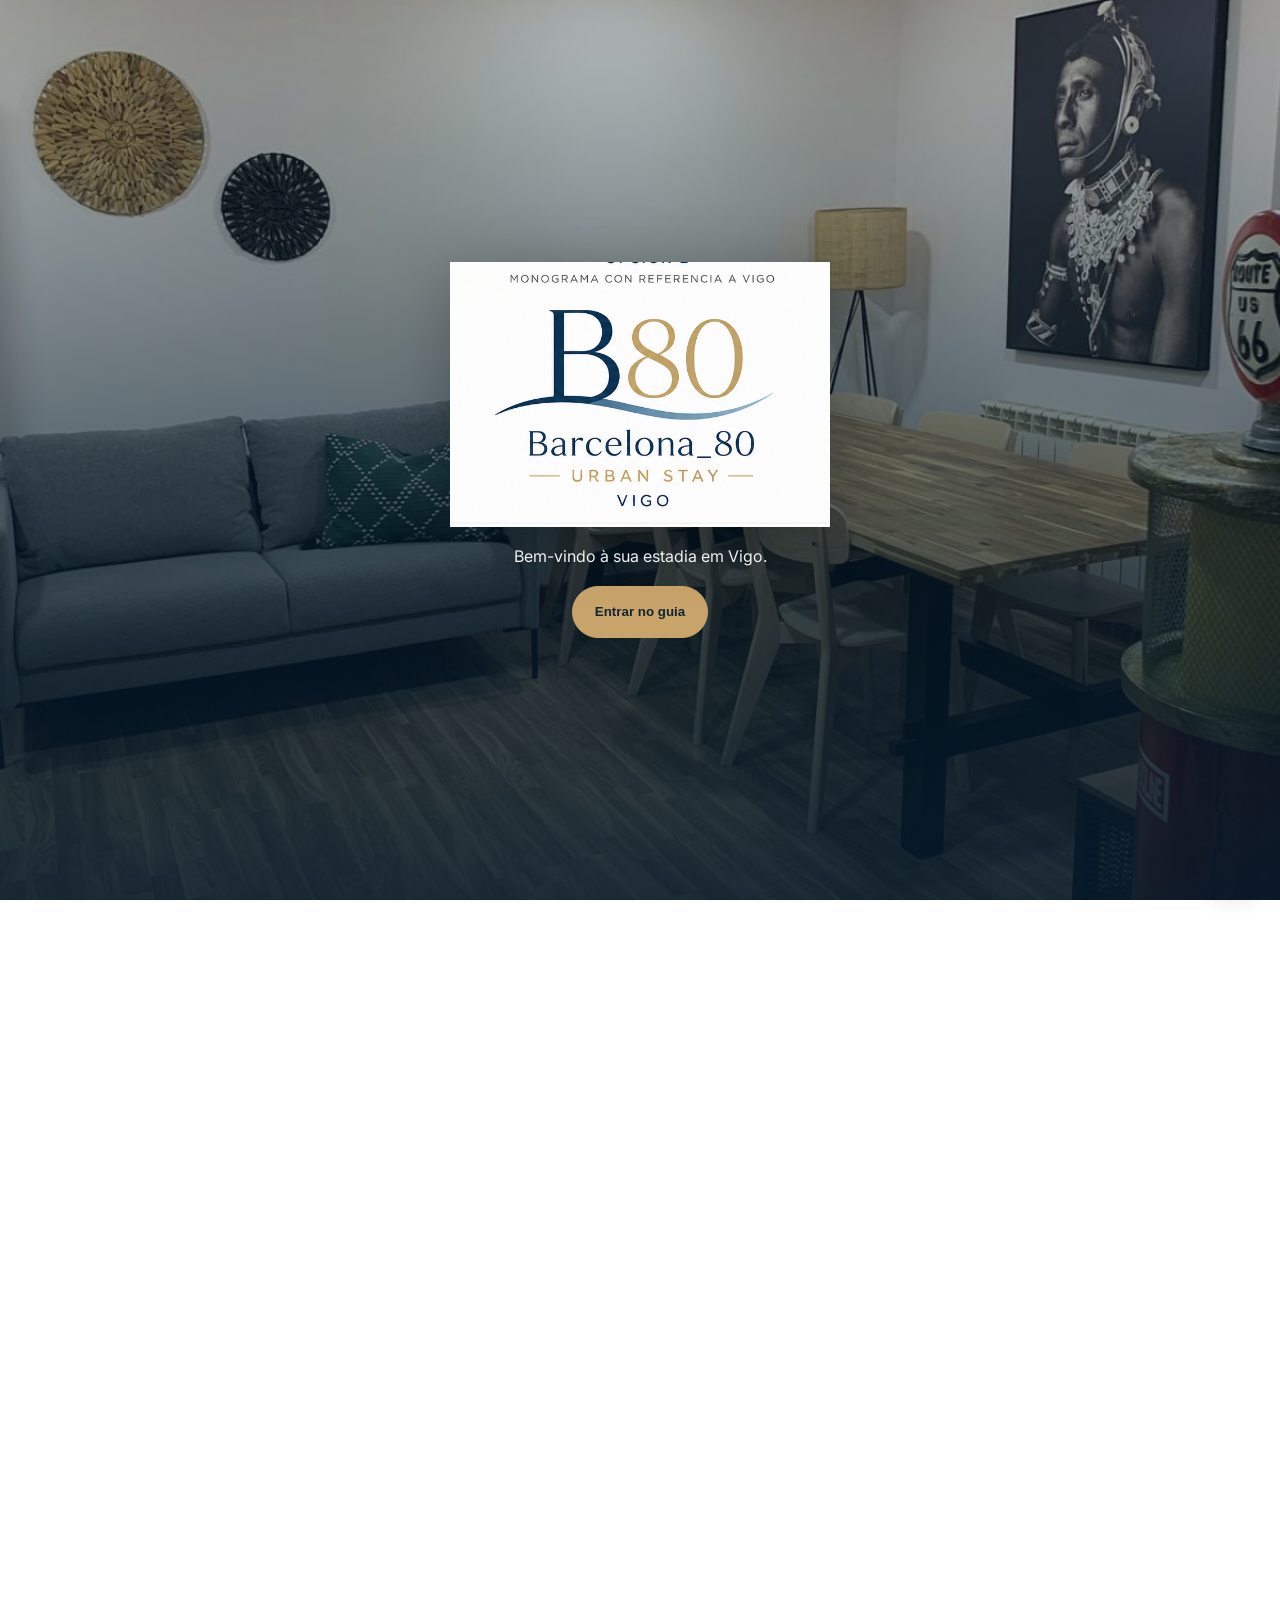
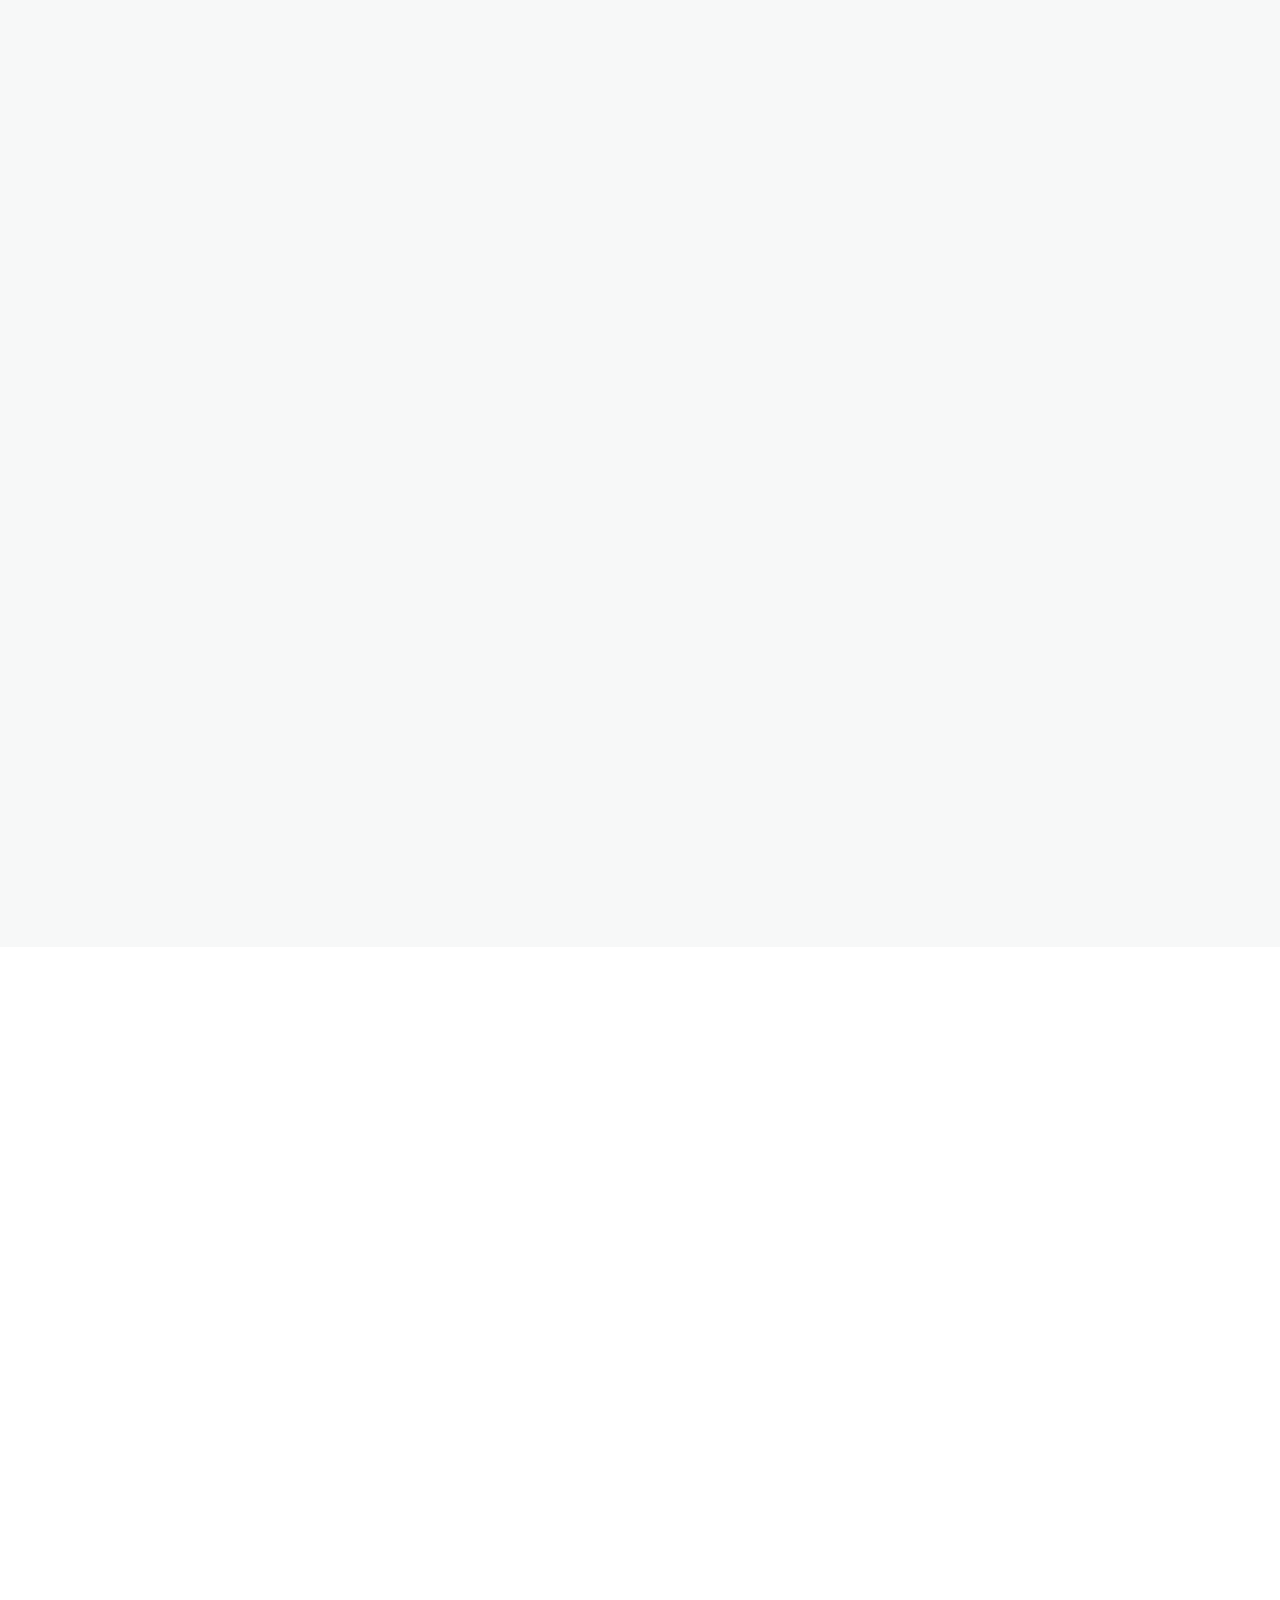
<file: pt.html>
<!DOCTYPE html>

<html lang="pt">
<head>
<meta charset="utf-8"/>
<meta content="width=device-width,initial-scale=1,viewport-fit=cover" name="viewport"/>
<meta content="#082f4f" name="theme-color"/>
<meta content="Guía digital para huéspedes de Barcelona 80 Urban Stay, Vigo." name="description"/>
<link href="manifest.webmanifest" rel="manifest"/>
<link href="assets/logo-b80-mark.png" rel="icon"/>
<link href="assets/logo-b80-mark.png" rel="apple-touch-icon"/>
<title>B80 · Barcelona 80 Urban Stay · Vigo · Português</title>
<link href="https://fonts.googleapis.com" rel="preconnect"/>
<link crossorigin="" href="https://fonts.gstatic.com" rel="preconnect"/>
<link href="https://fonts.googleapis.com/css2?family=Inter:wght@400;500;600;700&amp;family=Manrope:wght@500;600;700;800&amp;display=swap" rel="stylesheet"/>
<link href="styles.css" rel="stylesheet"/>
<link href="https://barcelona80urbanstay.com/" rel="canonical"/><meta content="Barcelona_80 Urban Stay · Guía de huéspedes" property="og:title"/><meta content="Guía digital del apartamento, recomendaciones de Vigo y servicios útiles." property="og:description"/><meta content="website" property="og:type"/><meta content="https://barcelona80urbanstay.com/" property="og:url"/></head>
<body><noscript>Esta guía funciona mejor con JavaScript activado.</noscript>
<div aria-label="Bienvenida" class="welcome" id="welcome">
<img alt="Salón comedor de Barcelona 80 Urban Stay" src="assets/living.jpeg"/>
<div class="welcome__shade"></div>
<div class="welcome__content">
<img alt="B80 Barcelona 80 Urban Stay Vigo" class="welcome__logo" src="assets/logo-b80.png"/>
<p>Bem-vindo à sua estadia em Vigo.</p>
<button class="button button--gold" id="enterBtn">Entrar no guia</button>
</div>
</div>
<header class="topbar">
<button aria-expanded="false" aria-label="Open menu" class="icon-button" id="menuBtn">☰</button>
<a class="brand" href="#inicio"><img alt="B80" decoding="async" loading="lazy" src="assets/logo-b80-mark.png"/></a>
<div class="topbar__actions">
<div class="language-picker">
<button aria-controls="languageMenu" aria-expanded="false" aria-label="Selecionar idioma" class="language-toggle" id="languageToggle" type="button"><span id="languageCurrent">🇵🇹 PT</span><span aria-hidden="true">⌄</span></button>
<div class="language-menu" id="languageMenu">
<a data-language="es" href="index.html">🇪🇸 Español</a>
<a data-language="en" href="en.html">🇬🇧 English</a>
<a data-language="fr" href="fr.html">🇫🇷 Français</a>
<a class="is-active" data-language="pt" href="pt.html">🇵🇹 Português</a>
<a data-language="de" href="de.html">🇩🇪 Deutsch</a>
</div>
</div>
</div>
<a aria-label="Como chegar" class="icon-button" href="https://www.google.com/maps/dir/?api=1&amp;destination=Calle+Barcelona+80%2C+36205+Vigo" rel="noopener" target="_blank">⌖</a>

</header>
<aside aria-hidden="true" class="drawer" id="drawer">
<button aria-label="Close menu" class="drawer__close" id="closeMenu">×</button>
<nav>
<a href="#inicio">Início</a><a href="#aparcamiento">Estacionamento</a><a href="#wifi">Wi-Fi</a><a href="#apartamento">O apartamento</a><a href="#vigo">Descubra Vigo</a>
<a href="#eventos">Eventos em Vigo</a><a href="#restaurantes">Restaurants</a><a href="#servicios">Serviços próximos</a><a href="#instalar">Instalar a aplicação</a><a href="#checkout">Check-out</a><a href="#experiencia">A sua experiência</a>
</nav>
</aside>
<div class="scrim" id="scrim"></div>
<main>
<section class="hero section" id="inicio">
<div class="hero__copy">
<span class="eyebrow">VIGO · GALICIA</span>
<h1>Tudo o que precisa para aproveitar a sua estadia.</h1>
<p>Your apartment, local recommendations and practical help, always one tap away.</p>
<div class="hero__actions">
<a class="button" href="#apartamento">Explorar o guia</a>
<a class="button button--outline" href="https://wa.me/34695709630" rel="noopener" target="_blank">WhatsApp</a>
</div>
</div>
<img alt="Cocina y salón del apartamento" src="assets/kitchen-living.jpeg"/>
</section>
<section aria-label="Accesos principales" class="quick-grid section section--compact">
<a class="quick-card" href="#apartamento"><span>⌂</span><strong>O apartamento</strong><small>6 bedrooms · 3 bathrooms</small></a>
<a class="quick-card" href="#vigo"><span>⌖</span><strong>Descubra Vigo</strong><small>Must-see places</small></a>
<a class="quick-card" href="#restaurantes"><span>◇</span><strong>Restaurants</strong><small>Local selection</small></a>
<a class="quick-card" href="#servicios"><span>＋</span><strong>Services</strong><small>Everything nearby</small></a>
</section>
<section class="section section--parking" id="aparcamiento">
<div class="section-heading">
<span class="eyebrow">CHEGADA DE CARRO</span>
<h2>Estacionamento perto de Barcelona 80.</h2>
<p>Check the recommended free-parking area, regulated parking hours and nearby covered car parks.</p>
</div>
<figure class="parking-guide">
<img alt="Guía de aparcamiento de Barcelona 80 con zona gratuita, zona ORA y parking cubierto" src="assets/aparcamiento-barcelona80.png"/>
</figure>
<div class="parking-actions">
<a class="button" href="https://www.google.com/maps/search/?api=1&amp;query=aparcamiento+cerca+de+Calle+Barcelona+80+Vigo" rel="noopener" target="_blank">Abrir zona no Google Maps</a>
<a class="button button--outline" href="https://www.telpark.com/" rel="noopener" target="_blank">Abrir Telpark</a>
</div>
<p class="parking-note"><strong>Estacionamento regulado:</strong> Always check the signs and indicated hours on each street. Outside regulated hours, parking may be free.</p>
</section>
<section class="section" id="apartamento">
<div class="section-heading"><span class="eyebrow">O SEU ALOJAMENTO</span><h2>Barcelona 80 Urban Stay</h2><p>Calle Barcelona 80 · 36205 Vigo. A spacious, modern accommodation designed for groups.</p></div>
<div class="facts"><div><strong>6</strong><span>quartos</span></div><div><strong>3</strong><span>casas de banho</span></div><div><strong>15:00</strong><span>check-in</span></div><div><strong>12:00</strong><span>check-out</span></div></div>
<div class="action-row">
<a class="button" href="https://www.google.com/maps/dir/?api=1&amp;destination=Calle+Barcelona+80%2C+36205+Vigo" rel="noopener" target="_blank">Como chegar</a>
<a class="button button--outline" href="tel:+34695709630">Ligar</a>
<a class="button button--outline" href="https://wa.me/34695709630" rel="noopener" target="_blank">WhatsApp</a>
</div>
<h3 class="subheading">Quartos</h3>
<p class="muted center">5 beds measuring 140 × 200 cm and 1 single bed measuring 90 × 200 cm.</p>
<div class="gallery gallery--rooms">
<article class="photo-card"><img alt="Habitación 1" decoding="async" loading="lazy" src="assets/room-green.jpeg"><div><strong>Bedroom 1</strong><span>Bed 140 × 200</span></div></img></article>
<article class="photo-card"><img alt="Habitación 2" decoding="async" loading="lazy" src="assets/room-neutral.jpeg"/><div><strong>Bedroom 2</strong><span>Bed 140 × 200</span></div></article>
<article class="photo-card"><img alt="Habitación 3" decoding="async" loading="lazy" src="assets/room-check.jpeg"/><div><strong>Bedroom 3</strong><span>Bed 140 × 200</span></div></article>
<article class="photo-card"><img alt="Habitación 4" decoding="async" loading="lazy" src="assets/room-grey.jpeg"/><div><strong>Bedroom 4</strong><span>Bed 140 × 200</span></div></article>
<article class="photo-card"><img alt="Habitación 5" decoding="async" loading="lazy" src="assets/room-six.jpeg"/><div><strong>Bedroom 5</strong><span>Bed 140 × 200</span></div></article>
<article class="photo-card"><img alt="Habitación 6" decoding="async" loading="lazy" src="assets/room-single.jpeg"/><div><strong>Bedroom 6</strong><span>Bed 90 × 200</span></div></article>
</div>
<h3 class="subheading">Casas de banho</h3>
<div class="gallery gallery--baths">
<article class="photo-card"><img alt="Baño 1" decoding="async" loading="lazy" src="assets/bath-blue.jpeg"/><div><strong>Bathroom 1</strong><span>Shower</span></div></article>
<article class="photo-card"><img alt="Baño 2" decoding="async" loading="lazy" src="assets/bath-green.jpeg"/><div><strong>Bathroom 2</strong><span>Shower</span></div></article>
<article class="photo-card"><img alt="Baño 3" decoding="async" loading="lazy" src="assets/bath-grey.jpeg"/><div><strong>Bathroom 3</strong><span>Shower</span></div></article>
</div>
<div class="split-feature"><img alt="Cocina equipada" decoding="async" loading="lazy" src="assets/kitchen.jpeg"/><div><span class="eyebrow">COZINHA E SALA</span><h3>Everything you need to enjoy together.</h3><ul class="checklist"><li>Oven and microwave</li><li>Coffee maker</li><li>Washing machine</li><li>Fridge</li><li>Kitchenware</li><li>Large dining area</li></ul></div></div>
<div class="info-panels">
<article class="info-panel wifi-panel" id="wifi"><div class="wifi-panel__copy"><span aria-hidden="true" class="panel-icon">◉</span><span class="eyebrow">LIGAÇÃO</span><h3>Wi-Fi do apartamento</h3><dl class="wifi-data"><div><dt>Rede</dt><dd id="wifiName">MOVISTAR_PLUS_F4E0</dd></div><div><dt>Palavra-passe</dt><dd id="wifiPassword">cSJ4VoAbgUp7BLnormjo</dd></div></dl><div class="wifi-actions"><button class="button button--small" id="copyWifi" type="button">Copiar palavra-passe</button><a class="button button--small button--outline" href="assets/wifi-qr.png" target="_blank">Open QR</a></div><p class="wifi-note">You can also scan the QR code displayed in the apartment.</p></div><img alt="Código QR para conectarse al WiFi MOVISTAR PLUS F4E0" class="wifi-qr" decoding="async" height="230" loading="lazy" src="assets/wifi-qr.png" width="230"/></article>
<article class="info-panel"><span class="panel-icon">♡</span><h3>Regras da casa</h3><p>No smoking · No pets · Respect the neighbours' rest · Take care of the apartment.</p></article>
</div>
</section>
<section class="section section--tint" id="vigo">
<div class="section-heading"><span class="eyebrow">A NOSSA CIDADE</span><h2>Descubra Vigo</h2><p>Sea, gastronomy, historic neighbourhoods and places to enjoy at your own pace.</p></div>
<div class="destination-grid">
<a href="https://www.google.com/maps/dir/?api=1&amp;origin=Calle+Barcelona+80%2C+36205+Vigo&amp;destination=Casco+Vello%2C+Vigo" rel="noopener" target="_blank"><strong>Casco Vello</strong><span>Historic walk and local atmosphere</span><em>View route</em></a>
<a href="https://www.google.com/maps/dir/?api=1&amp;origin=Calle+Barcelona+80%2C+36205+Vigo&amp;destination=Monte+do+Castro%2C+Vigo" rel="noopener" target="_blank"><strong>Monte do Castro</strong><span>Outstanding views over the estuary</span><em>View route</em></a>
<a href="https://www.google.com/maps/dir/?api=1&amp;origin=Calle+Barcelona+80%2C+36205+Vigo&amp;destination=Playa+de+Samil%2C+Vigo" rel="noopener" target="_blank"><strong>Playa de Samil</strong><span>Atlantic Ocean, promenade and sunsets</span><em>View route</em></a>
<a href="https://www.google.com/maps/dir/?api=1&amp;origin=Calle+Barcelona+80%2C+36205+Vigo&amp;destination=Bouzas%2C+Vigo" rel="noopener" target="_blank"><strong>Bouzas</strong><span>Sunset and maritime character</span><em>View route</em></a>
<a href="https://www.google.com/maps/search/?api=1&amp;query=Casa+Hermo+Vigo" rel="noopener" target="_blank"><strong>Casa Hermo</strong><span>Galician products</span><em>Open map</em></a>
<a href="https://www.google.com/maps/search/?api=1&amp;query=Casa+Samaniego+Vigo" rel="noopener" target="_blank"><strong>Casa Samaniego</strong><span>Wines and gourmet products</span><em>Open map</em></a>
</div>
</section>
<section class="section section--events" id="eventos">
<div class="section-heading">
<span class="eyebrow">UPDATED AGENDA · AUGUST 2026</span>
<h2>Próximos eventos em Vigo.</h2>
<p>A selection of upcoming concerts, shows and festivals. Tap each card to view official information.</p>
</div>
<div class="events-grid events-grid--upcoming">
<a class="event-card event-card--featured" href="https://hoxe.vigo.org/actualidade/avisos_transporte.php?id=3684&amp;lang=es" rel="noopener" target="_blank"><span class="event-date"><b>07</b><small>AUG</small></span><div><strong>Abraham Mateo</strong><small>Concert at Castrelos Auditorium</small></div><em>Ver informação oficial</em></a>
<a class="event-card" href="https://hoxe.vigo.org/actualidade/avisos_transporte.php?id=3684&amp;lang=es" rel="noopener" target="_blank"><span class="event-date"><b>09</b><small>AUG</small></span><div><strong>Ópera Nabucco</strong><small>Castrelos Auditorium</small></div><em>Ver informação oficial</em></a>
<a class="event-card" href="https://hoxe.vigo.org/conecenos/f_agosto.php?lang=es" rel="noopener" target="_blank"><span class="event-date"><b>09</b><small>AUG</small></span><div><strong>Octopus Festival</strong><small>Popular August celebrations</small></div><em>Consultar festas</em></a>
<a class="event-card" href="https://hoxe.vigo.org/actualidade/avisos_transporte.php?id=3684&amp;lang=es" rel="noopener" target="_blank"><span class="event-date"><b>11</b><small>AUG</small></span><div><strong>The Corrs</strong><small>Concert at Castrelos Auditorium</small></div><em>Ver informação oficial</em></a>
<a class="event-card" href="https://auditoriomardevigo.com/mec-category/concertos/" rel="noopener" target="_blank"><span class="event-date"><b>14</b><small>AUG</small></span><div><strong>International Piano Competition Final</strong><small>Auditorio Mar de Vigo</small></div><em>View event</em></a>
<a class="event-card" href="https://hoxe.vigo.org/actualidade/avisos_transporte.php?id=3684&amp;lang=es" rel="noopener" target="_blank"><span class="event-date"><b>14</b><small>AUG</small></span><div><strong>Viva Suecia</strong><small>Concert at Castrelos Auditorium</small></div><em>Ver informação oficial</em></a>
<a class="event-card" href="https://hoxe.vigo.org/actualidade/avisos_transporte.php?id=3684&amp;lang=es" rel="noopener" target="_blank"><span class="event-date"><b>15</b><small>AUG</small></span><div><strong>Iván Ferreiro</strong><small>Concert at Castrelos Auditorium</small></div><em>Ver informação oficial</em></a>
<a class="event-card" href="https://hoxe.vigo.org/conecenos/f_agosto.php?lang=es" rel="noopener" target="_blank"><span class="event-date"><b>15–16</b><small>AUG</small></span><div><strong>San Roque festivities</strong><small>Popular festivities and local celebrations</small></div><em>Consultar festas</em></a>
<a class="event-card" href="https://hoxe.vigo.org/actualidade/avisos_transporte.php?id=3684&amp;lang=es" rel="noopener" target="_blank"><span class="event-date"><b>16</b><small>AUG</small></span><div><strong>FNAC Live</strong><small>Concert at Castrelos Auditorium</small></div><em>Ver informação oficial</em></a>
</div>
<p class="events-note">Agenda reviewed on 5 August 2026. Times and programmes may change; always check official information before travelling.</p>
</section>
<section class="section" id="restaurantes">
<div class="section-heading"><span class="eyebrow">SELEÇÃO DO ANFITRIÃO</span><h2>Restaurants</h2><p>Options for different tastes, budgets and occasions.</p></div>
<div class="restaurant-list restaurant-list--details">
<a href="https://www.google.com/maps/dir/?api=1&amp;origin=Calle+Barcelona+80%2C+36205+Vigo&amp;destination=Casa+Marco%2C+Vigo" rel="noopener" target="_blank"><strong>Casa Marco</strong><span>Product-led cuisine · €€€</span><div class="route-meta"><b>🚶 24 min</b><b>🚗 8 min</b><b>≈ 30–45 €</b></div><em>Abrir rota</em></a>
<a href="https://www.google.com/maps/dir/?api=1&amp;origin=Calle+Barcelona+80%2C+36205+Vigo&amp;destination=Casa+Vella%2C+Vigo" rel="noopener" target="_blank"><strong>Casa Vella</strong><span>Galician cuisine · €€</span><div class="route-meta"><b>🚶 27 min</b><b>🚗 9 min</b><b>≈ 20–35 €</b></div><em>Abrir rota</em></a>
<a href="https://www.google.com/maps/dir/?api=1&amp;origin=Calle+Barcelona+80%2C+36205+Vigo&amp;destination=Porto+Santo%2C+Vigo" rel="noopener" target="_blank"><strong>Porto Santo</strong><span>Casual cuisine · €€</span><div class="route-meta"><b>🚶 25 min</b><b>🚗 8 min</b><b>≈ 18–30 €</b></div><em>Abrir rota</em></a>
<a href="https://www.google.com/maps/dir/?api=1&amp;origin=Calle+Barcelona+80%2C+36205+Vigo&amp;destination=Detapaencepa%2C+Vigo" rel="noopener" target="_blank"><strong>Detapaencepa</strong><span>Tapas and wine · €€</span><div class="route-meta"><b>🚶 22 min</b><b>🚗 7 min</b><b>≈ 18–30 €</b></div><em>Abrir rota</em></a>
<a href="https://www.google.com/maps/dir/?api=1&amp;origin=Calle+Barcelona+80%2C+36205+Vigo&amp;destination=Casa+Moncho%2C+Vigo" rel="noopener" target="_blank"><strong>Casa Moncho</strong><span>Traditional cuisine · €€</span><div class="route-meta"><b>🚶 29 min</b><b>🚗 10 min</b><b>≈ 20–35 €</b></div><em>Abrir rota</em></a>
<a href="https://www.google.com/maps/dir/?api=1&amp;origin=Calle+Barcelona+80%2C+36205+Vigo&amp;destination=Casa+Nisio%2C+Vigo" rel="noopener" target="_blank"><strong>Casa Nisio</strong><span>Seafood and Galician cuisine · €€€</span><div class="route-meta"><b>🚶 31 min</b><b>🚗 11 min</b><b>≈ 35–55 €</b></div><em>Abrir rota</em></a>
<a href="https://www.google.com/maps/dir/?api=1&amp;origin=Calle+Barcelona+80%2C+36205+Vigo&amp;destination=Rokuseki%2C+Vigo" rel="noopener" target="_blank"><strong>Rokuseki</strong><span>Japanese cuisine · €€€</span><div class="route-meta"><b>🚶 25 min</b><b>🚗 8 min</b><b>≈ 30–45 €</b></div><em>Abrir rota</em></a>
<a href="https://www.google.com/maps/dir/?api=1&amp;origin=Calle+Barcelona+80%2C+36205+Vigo&amp;destination=Nikko+Espacio+Gastronomico%2C+Vigo" rel="noopener" target="_blank"><strong>Nikko</strong><span>Gastronomic experience · €€€</span><div class="route-meta"><b>🚶 27 min</b><b>🚗 9 min</b><b>≈ 30–45 €</b></div><em>Abrir rota</em></a>
<a href="https://www.google.com/maps/dir/?api=1&amp;origin=Calle+Barcelona+80%2C+36205+Vigo&amp;destination=Maruja+Limon%2C+Vigo" rel="noopener" target="_blank"><strong>Maruja Limón</strong><span>Fine dining · €€€€</span><div class="route-meta"><b>🚶 30 min</b><b>🚗 10 min</b><b>≈ 60–100 €</b></div><em>Abrir rota</em></a>
</div>
<p class="estimate-note">Indicative prices per person. Times may vary depending on traffic, walking pace and route.</p>
</section>
<section class="section section--tint" id="servicios">
<div class="section-heading"><span class="eyebrow">PERTO DO APARTAMENTO</span><h2>Serviços úteis</h2><p>Direct links to the nearest or recommended options.</p></div>
<div class="service-grid">
<a class="service-card service-card--featured" href="https://www.google.com/maps/dir/?api=1&amp;origin=Calle+Barcelona+80%2C+36205+Vigo&amp;destination=Sole+Mio+Brunch%2C+Vigo" rel="noopener" target="_blank"><span>☕</span><div><strong>Sole Mío Brunch</strong><small>Attractive nearby café</small></div><em>View route</em></a>
<a class="service-card" href="https://www.google.com/maps/search/?api=1&amp;query=supermercado+cerca+de+Calle+Barcelona+80%2C+36205+Vigo" rel="noopener" target="_blank"><span>🛒</span><div><strong>Supermarket</strong><small>Show nearest</small></div><em>Open map</em></a>
<a class="service-card" href="https://www.google.com/maps/search/?api=1&amp;query=farmacia+Camiño+do+Regueiro+Vigo" rel="noopener" target="_blank"><span>＋</span><div><strong>Farmacia · Regueiro</strong><small>Nearby option</small></div><em>Open map</em></a>
<a class="service-card" href="https://www.google.com/maps/search/?api=1&amp;query=farmacia+Gran+Via+Vigo+cerca+de+Calle+Barcelona+80" rel="noopener" target="_blank"><span>＋</span><div><strong>Farmacia · Gran Vía</strong><small>Nearby option</small></div><em>Open map</em></a>
<a class="service-card" href="https://www.google.com/maps/dir/?api=1&amp;origin=Calle+Barcelona+80%2C+36205+Vigo&amp;destination=Hospital+Ribera+Povisa%2C+Vigo" rel="noopener" target="_blank"><span>✚</span><div><strong>Hospital Povisa</strong><small>Nearby medical care</small></div><em>View route</em></a>
<a class="service-card" href="https://www.google.com/maps/search/?api=1&amp;query=parking+cerca+de+Calle+Barcelona+80%2C+36205+Vigo" rel="noopener" target="_blank"><span> P </span><div><strong>Parking</strong><small>Nearby car parks</small></div><em>Open map</em></a>
<a class="service-card" href="https://www.google.com/maps/search/?api=1&amp;query=parada+taxi+Povisa+Barcelona+Vigo" rel="noopener" target="_blank"><span>🚕</span><div><strong>Taxi Povisa–Barcelona</strong><small>Nearby taxi rank</small></div><em>Open map</em></a>
<a class="service-card" href="https://www.google.com/maps/dir/?api=1&amp;origin=Calle+Barcelona+80%2C+36205+Vigo&amp;destination=Estacion+Vigo+Urzaiz" rel="noopener" target="_blank"><span>🚆</span><div><strong>Vigo–Urzáiz</strong><small>Train and intermodal station</small></div><em>View route</em></a>
<a class="service-card" href="https://www.google.com/maps/dir/?api=1&amp;origin=Calle+Barcelona+80%2C+36205+Vigo&amp;destination=Aeropuerto+de+Vigo" rel="noopener" target="_blank"><span>✈</span><div><strong>Vigo Airport</strong><small>Driving route</small></div><em>View route</em></a>
<a class="service-card" href="tel:112"><span>!</span><div><strong>Emergencies</strong><small>Emergency number 112</small></div><em>Ligar</em></a>
</div>
</section>
<section class="section section--install" id="instalar">
<div class="section-heading">
<span class="eyebrow">GUIA INSTALÁVEL</span>
<h2>Leve Barcelona 80 no seu telemóvel.</h2>
<p>Install this guide as an app to open it from your home screen and access essential information even with limited connectivity.</p>
</div>
<div class="install-grid">
<article class="install-card install-card--android">
<div aria-hidden="true" class="install-card__icon">A</div>
<span class="eyebrow">ANDROID · CHROME</span>
<h3>Instalação automática</h3>
<ol>
<li>Open this guide in Google Chrome.</li>
<li>Tap the button <strong>Instalar aplicação</strong>.</li>
<li>Confirm to add it to your home screen.</li>
</ol>
<button class="button button--gold" id="installAndroidBtn" type="button">Instalar aplicação</button>
<p class="install-status" id="androidInstallStatus">The button will activate when Chrome allows installation.</p>
</article>
<article class="install-card install-card--ios">
<div aria-hidden="true" class="install-card__icon"></div>
<span class="eyebrow">IPHONE · SAFARI</span>
<h3>Adicionar ao ecrã principal</h3>
<ol>
<li>Open this guide in Safari.</li>
<li>Tap <strong>Share</strong> <span aria-label="icono compartir">□↑</span>.</li>
<li>Choose <strong>Adicionar ao ecrã principal</strong>.</li>
<li>Tap <strong>Add</strong>.</li>
</ol>
<button class="button button--outline" id="showIphoneHelp" type="button">Ver instruções para iPhone</button>
</article>
</div>
<div class="install-benefits">
<span>Quick access</span><span>Full screen</span><span>Custom icon</span><span>Essential information offline</span>
</div>
</section>
<div aria-hidden="true" class="install-modal" id="iphoneHelp">
<div aria-labelledby="iphoneHelpTitle" aria-modal="true" class="install-modal__panel" role="dialog">
<button aria-label="Cerrar instrucciones" class="install-modal__close" id="closeIphoneHelp" type="button">×</button>
<span class="eyebrow">IPHONE · SAFARI</span>
<h2 id="iphoneHelpTitle">Install the guide in four steps</h2>
<ol class="iphone-steps">
<li><strong>Open Safari.</strong><span>Installation on iPhone must be done in Safari.</span></li>
<li><strong>Tap Share □↑.</strong><span>It is in the lower or upper browser bar.</span></li>
<li><strong>Add to Home Screen.</strong><span>Scroll through the menu if you do not see it at first.</span></li>
<li><strong>Tap Add.</strong><span>The Barcelona 80 icon will appear alongside your apps.</span></li>
</ol>
</div>
</div>
<section class="section checkout" id="checkout">
<div class="section-heading"><span class="eyebrow">ANTES DE SAIR</span><h2>Check-out · 12:00</h2><p>Thank you for helping us prepare the apartment for the next guests.</p></div>
<div class="checkout-list"><label><input type="checkbox"/> Check that you have not forgotten any personal belongings</label><label><input type="checkbox"/> Turn off the lights</label><label><input type="checkbox"/> Close doors and windows</label><label><input type="checkbox"/> Leave the keys according to the instructions provided</label></div>
</section>
<section class="section experience" id="experiencia">
<img alt="Salón del apartamento" decoding="async" loading="lazy" src="assets/living.jpeg"/>
<div><span class="eyebrow">OBRIGADO PELA VISITA</span><h2>Did you enjoy your stay?</h2><p>Your review helps future guests and allows us to keep improving.</p>
<a class="button button--gold" href="https://www.airbnb.es/rooms/54171518?unique_share_id=ff06a61d-fff5-4d9a-a8b7-592999700194&amp;viralityEntryPoint=1&amp;s=76" rel="noopener" target="_blank">Review my stay on Airbnb</a>
<a class="text-link" href="https://www.airbnb.es/rooms/54171518?unique_share_id=ff06a61d-fff5-4d9a-a8b7-592999700194&amp;viralityEntryPoint=1&amp;s=76" rel="noopener" target="_blank">View listing</a>
</div>
</section>
</main>
<a aria-label="Contactar por WhatsApp" class="whatsapp-float" href="https://wa.me/34695709630" rel="noopener" target="_blank">WA</a>
<button class="install-button" hidden="" id="installBtn">Install guide</button>
<footer><img alt="B80" decoding="async" loading="lazy" src="assets/logo-b80-mark.png"/><p>Barcelona 80 Urban Stay · Vigo</p><div><a href="tel:+34695709630">695 709 630</a><a href="https://wa.me/34695709630" rel="noopener" target="_blank">WhatsApp</a></div></footer>
<script src="app.js"></script>
<div aria-live="polite" class="toast" id="toast" role="status"></div></body>
</html>
</file>
<file: styles.css>
:root{--blue:#082f4f;--blue2:#0f4d70;--gold:#c8a46a;--ink:#17212b;--muted:#66717c;--paper:#fff;--tint:#f3f6f7;--line:#dfe5e8;--radius:22px;--shadow:0 18px 50px rgba(8,47,79,.13)}*{box-sizing:border-box}html{scroll-behavior:smooth}body{margin:0;font-family:Inter,system-ui,sans-serif;color:var(--ink);background:var(--paper)}img{display:block;max-width:100%}a{color:inherit;text-decoration:none}button,a{touch-action:manipulation}.section{padding:76px max(20px,calc((100vw - 1120px)/2))}.section--compact{padding-top:30px;padding-bottom:30px}.section--tint{background:var(--tint)}.eyebrow{font-size:.76rem;letter-spacing:.18em;font-weight:800;color:var(--gold)}h1,h2,h3{font-family:Manrope,sans-serif;margin:.35em 0;line-height:1.06}h1{font-size:clamp(2.5rem,7vw,5.7rem)}h2{font-size:clamp(2rem,5vw,3.6rem)}h3{font-size:1.35rem}p{line-height:1.7;color:var(--muted)}.center{text-align:center}.muted{color:var(--muted)}.button{display:inline-flex;align-items:center;justify-content:center;min-height:52px;padding:0 22px;border-radius:999px;background:var(--blue);color:#fff;font-weight:800;border:1px solid var(--blue);cursor:pointer}.button--outline{background:transparent;color:var(--blue)}.button--gold{background:var(--gold);border-color:var(--gold);color:#102433}.button--small{min-height:42px;font-size:.88rem}.topbar{position:sticky;top:0;z-index:30;height:66px;display:flex;align-items:center;justify-content:space-between;padding:0 18px;background:rgba(255,255,255,.9);backdrop-filter:blur(18px);border-bottom:1px solid rgba(8,47,79,.08)}.brand img{width:46px;height:46px;object-fit:contain}.icon-button{width:44px;height:44px;border:0;background:transparent;font-size:1.45rem;color:var(--blue);display:grid;place-items:center}.welcome{position:fixed;inset:0;z-index:100;background:var(--blue);display:grid;place-items:center;transition:.65s ease}.welcome.is-hidden{opacity:0;visibility:hidden}.welcome>img{position:absolute;inset:0;width:100%;height:100%;object-fit:cover}.welcome__shade{position:absolute;inset:0;background:linear-gradient(180deg,rgba(5,27,45,.25),rgba(5,27,45,.88))}.welcome__content{position:relative;z-index:1;text-align:center;color:#fff;padding:30px}.welcome__content p{color:#fff}.welcome__logo{width:min(78vw,380px);margin:auto;filter:drop-shadow(0 10px 30px rgba(0,0,0,.25))}.drawer{position:fixed;z-index:70;inset:0 auto 0 0;width:min(86vw,380px);background:var(--blue);color:#fff;padding:80px 34px;transform:translateX(-102%);transition:.3s}.drawer.is-open{transform:none}.drawer nav{display:grid;gap:22px}.drawer nav a{font-size:1.25rem;font-weight:800}.drawer__close{position:absolute;right:20px;top:16px;border:0;background:transparent;color:#fff;font-size:2.2rem}.scrim{position:fixed;z-index:60;inset:0;background:rgba(0,0,0,.42);opacity:0;visibility:hidden;transition:.3s}.scrim.is-visible{opacity:1;visibility:visible}.hero{min-height:calc(100svh - 66px);display:grid;grid-template-columns:1fr 1fr;gap:48px;align-items:center;background:linear-gradient(135deg,#f7f9fa 55%,#e8f0f3)}.hero__copy p{max-width:590px;font-size:1.08rem}.hero__actions,.action-row{display:flex;gap:12px;flex-wrap:wrap;margin-top:24px}.hero>img{width:100%;height:min(54vh,560px);object-fit:cover;border-radius:28px;box-shadow:var(--shadow)}.quick-grid{display:grid;grid-template-columns:repeat(4,1fr);gap:15px}.quick-card{padding:24px;border:1px solid var(--line);border-radius:var(--radius);display:grid;gap:7px;background:#fff;transition:.2s}.quick-card:hover{transform:translateY(-3px);box-shadow:var(--shadow)}.quick-card>span{font-size:1.6rem;color:var(--gold)}.quick-card small{color:var(--muted)}.section-heading{max-width:760px;margin:0 auto 38px;text-align:center}.facts{display:grid;grid-template-columns:repeat(4,1fr);gap:12px;max-width:820px;margin:0 auto 28px}.facts div{text-align:center;padding:22px;border-radius:18px;background:var(--tint)}.facts strong{display:block;font:800 1.8rem Manrope;color:var(--blue)}.facts span{font-size:.86rem;color:var(--muted)}.action-row{justify-content:center}.subheading{text-align:center;margin-top:58px}.gallery{display:grid;grid-template-columns:repeat(3,1fr);gap:18px}.photo-card{border-radius:var(--radius);overflow:hidden;background:#fff;box-shadow:0 10px 30px rgba(8,47,79,.09)}.photo-card img{width:100%;height:210px;object-fit:cover}.photo-card div{display:flex;justify-content:space-between;gap:10px;padding:18px}.photo-card span{font-size:.86rem;color:var(--muted)}.split-feature{margin-top:56px;display:grid;grid-template-columns:1.2fr .8fr;gap:38px;align-items:center;background:var(--blue);color:#fff;border-radius:30px;overflow:hidden}.split-feature img{width:100%;height:360px;object-fit:cover}.split-feature>div{padding:34px}.checklist{columns:2;padding:0;list-style:none}.checklist li{margin:10px 0}.checklist li:before{content:'✓';color:var(--gold);margin-right:8px}.info-panels{display:grid;grid-template-columns:1fr 1fr;gap:18px;margin-top:22px}.info-panel{padding:30px;border:1px solid var(--line);border-radius:var(--radius)}.panel-icon{font-size:1.8rem;color:var(--gold)}.destination-grid{display:grid;grid-template-columns:repeat(3,1fr);gap:16px}.destination-grid a,.restaurant-list a{padding:25px;border-radius:var(--radius);background:#fff;border:1px solid var(--line);display:grid;gap:7px}.destination-grid span,.restaurant-list span{color:var(--muted)}em{font-style:normal;color:var(--blue2);font-weight:800;font-size:.86rem}.restaurant-list{display:grid;grid-template-columns:repeat(3,1fr);gap:14px}.service-grid{display:grid;grid-template-columns:repeat(2,1fr);gap:14px}.service-card{display:grid;grid-template-columns:48px 1fr auto;align-items:center;gap:14px;padding:20px;background:#fff;border:1px solid var(--line);border-radius:20px}.service-card>span{width:48px;height:48px;border-radius:16px;background:var(--tint);display:grid;place-items:center;font-weight:900;color:var(--blue)}.service-card small{display:block;color:var(--muted);margin-top:4px}.service-card--featured{border-color:var(--gold);box-shadow:0 10px 26px rgba(200,164,106,.18)}.checkout-list{max-width:760px;margin:auto;display:grid;gap:12px}.checkout-list label{padding:20px;border:1px solid var(--line);border-radius:18px}.checkout-list input{width:20px;height:20px;margin-right:10px;vertical-align:middle}.experience{display:grid;grid-template-columns:1fr 1fr;gap:45px;align-items:center;background:var(--blue);color:#fff}.experience>img{height:390px;width:100%;object-fit:cover;border-radius:24px}.experience p{color:#d9e5eb}.text-link{display:block;margin-top:18px;text-decoration:underline;color:#fff}.whatsapp-float{position:fixed;z-index:25;right:18px;bottom:18px;width:58px;height:58px;border-radius:50%;display:grid;place-items:center;background:#25d366;color:#fff;font-weight:900;box-shadow:0 12px 28px rgba(0,0,0,.2)}.install-button{position:fixed;z-index:24;left:18px;bottom:18px;border:0;border-radius:999px;background:var(--gold);padding:14px 18px;font-weight:800}.install-button[hidden]{display:none}footer{padding:45px 20px;text-align:center;background:#061f33;color:#fff}footer img{width:60px;margin:auto}footer div{display:flex;justify-content:center;gap:18px}footer p{color:#c8d4dc}@media(max-width:820px){.section{padding:58px 18px}.hero{grid-template-columns:1fr;padding-top:42px}.hero>img{height:38vh}.quick-grid,.facts{grid-template-columns:1fr 1fr}.gallery,.destination-grid,.restaurant-list{grid-template-columns:1fr 1fr}.split-feature,.experience{grid-template-columns:1fr}.split-feature img,.experience>img{height:270px}.service-grid{grid-template-columns:1fr}}@media(max-width:540px){h1{font-size:2.65rem}.quick-grid,.gallery,.destination-grid,.restaurant-list{grid-template-columns:1fr}.photo-card img{height:190px}.service-card{grid-template-columns:44px 1fr}.service-card em{grid-column:2}.facts{gap:8px}.facts div{padding:16px 6px}.facts strong{font-size:1.35rem}.action-row .button{flex:1}.checklist{columns:1}.welcome__logo{width:88vw}}

/* v3.0 final refinements */
html{scroll-padding-top:82px;scroll-behavior:smooth}body{overflow-x:hidden}.section{content-visibility:auto;contain-intrinsic-size:800px}.hero,.welcome{content-visibility:visible}.topbar{box-shadow:0 8px 30px rgba(8,47,79,.06)}.button{transition:transform .18s ease,box-shadow .18s ease,background .18s ease}.button:hover{transform:translateY(-2px);box-shadow:0 10px 24px rgba(8,47,79,.16)}.button:focus-visible,a:focus-visible,button:focus-visible{outline:3px solid rgba(200,164,106,.65);outline-offset:3px}.quick-card,.destination-grid a,.restaurant-list a,.service-card,.photo-card{transition:transform .2s ease,box-shadow .2s ease,border-color .2s ease}.destination-grid a:hover,.restaurant-list a:hover,.service-card:hover,.photo-card:hover{transform:translateY(-3px);box-shadow:var(--shadow);border-color:rgba(200,164,106,.55)}.wifi-panel{grid-column:1/-1;display:grid;grid-template-columns:1fr auto;align-items:center;gap:34px;background:linear-gradient(135deg,#fff,#f2f7f9);border-color:rgba(8,47,79,.14)}.wifi-data{display:grid;grid-template-columns:1fr 1fr;gap:12px;margin:20px 0}.wifi-data div{padding:14px 16px;border:1px solid var(--line);border-radius:16px;background:#fff}.wifi-data dt{font-size:.78rem;text-transform:uppercase;letter-spacing:.08em;color:var(--muted);font-weight:800}.wifi-data dd{margin:6px 0 0;color:var(--blue);font-weight:800;overflow-wrap:anywhere}.wifi-actions{display:flex;gap:10px;flex-wrap:wrap}.wifi-note{font-size:.88rem;margin-bottom:0}.wifi-qr{width:190px;height:190px;border-radius:18px;padding:10px;background:#fff;box-shadow:0 12px 30px rgba(8,47,79,.12)}.toast{position:fixed;left:50%;bottom:24px;z-index:120;transform:translate(-50%,25px);opacity:0;pointer-events:none;background:#061f33;color:#fff;padding:12px 18px;border-radius:999px;font-weight:700;box-shadow:0 14px 35px rgba(0,0,0,.25);transition:.25s}.toast.is-visible{opacity:1;transform:translate(-50%,0)}noscript{display:block;padding:12px;text-align:center;background:#fff3cd;color:#664d03}.photo-card img{transition:transform .45s ease}.photo-card:hover img{transform:scale(1.025)}@media (prefers-reduced-motion:reduce){html{scroll-behavior:auto}*,*:before,*:after{animation-duration:.01ms!important;transition-duration:.01ms!important}}@media(max-width:700px){.wifi-panel{grid-template-columns:1fr}.wifi-qr{width:170px;height:170px;margin:auto}.wifi-data{grid-template-columns:1fr}.hero{min-height:auto}.hero>img{height:300px}.section-heading{margin-bottom:28px}}@media(max-width:540px){.hero>img{height:245px;border-radius:20px}.welcome__content{padding:20px}.wifi-actions .button{width:100%}}


/* Revisión Barcelona 80: aparcamiento, eventos y restaurantes al estilo Zamora 89 */
.section--parking{background:#f7f8f8}
.parking-guide{margin:0 auto;max-width:1180px;border-radius:24px;overflow:hidden;background:#fff;box-shadow:0 18px 50px rgba(8,47,79,.12);border:1px solid rgba(8,47,79,.08)}
.parking-guide img{display:block;width:100%;height:auto}
.parking-actions{display:flex;justify-content:center;gap:12px;flex-wrap:wrap;margin:24px auto 0}
.parking-note{max-width:920px;margin:18px auto 0;padding:16px 18px;border-radius:16px;background:#eef5fa;color:#17364d;text-align:center}

.section--events{background:linear-gradient(180deg,#fff,#f3f6f7)}
.events-grid{display:grid;grid-template-columns:repeat(3,minmax(0,1fr));gap:16px}
.event-card{min-height:210px;padding:26px;border:1px solid var(--line);border-radius:24px;background:#fff;display:grid;grid-template-columns:auto 1fr;align-items:start;column-gap:16px;transition:transform .2s ease,box-shadow .2s ease,border-color .2s ease}
.event-card:hover{transform:translateY(-3px);box-shadow:var(--shadow);border-color:rgba(200,164,106,.55)}
.event-card--featured{background:var(--blue);color:#fff;border-color:var(--blue)}
.event-card--featured small{color:#d9e5eb}
.event-card--featured em{color:#f3cf91}
.event-card em{grid-column:1/-1;margin-top:auto}
.event-date{width:64px;min-height:72px;border-radius:18px;background:var(--tint);display:grid;place-items:center;padding:8px;color:var(--blue);text-align:center}
.event-date b{font:800 1.3rem Manrope,sans-serif;line-height:1}
.event-date small{font-size:.7rem;letter-spacing:.12em;font-weight:800}
.event-card--featured .event-date{background:var(--gold);color:#102433}
.event-card div strong,.event-card div small{display:block}
.event-card div small{margin-top:7px;color:var(--muted);line-height:1.5}
.events-note,.estimate-note{max-width:860px;margin:22px auto 0;text-align:center;font-size:.9rem;color:var(--muted)}

.restaurant-list--details a{min-height:220px}
.route-meta{display:flex;gap:8px;flex-wrap:wrap;margin-top:10px}
.route-meta b{font-size:.78rem;padding:7px 9px;border-radius:999px;background:var(--tint);color:var(--blue);font-weight:800}

@media(max-width:900px){.events-grid{grid-template-columns:repeat(2,minmax(0,1fr))}}
@media(max-width:700px){.parking-guide{border-radius:16px}.parking-actions .button{width:100%;text-align:center}.parking-note{text-align:left}}
@media(max-width:540px){.events-grid{grid-template-columns:1fr}.event-card{min-height:auto}}

/* Barcelona 80 · selector de idiomas e instalación como app */
.topbar__actions{display:flex;align-items:center;gap:8px}
.language-picker{position:relative}
.language-toggle{height:42px;padding:0 12px;border:1px solid var(--line);border-radius:999px;background:#fff;color:var(--blue);font-weight:800;cursor:pointer;display:flex;align-items:center;gap:6px}
.language-menu{position:absolute;right:0;top:calc(100% + 10px);z-index:120;min-width:180px;padding:8px;border:1px solid var(--line);border-radius:16px;background:#fff;box-shadow:var(--shadow);opacity:0;visibility:hidden;transform:translateY(-6px);transition:.2s}
.language-menu.is-open{opacity:1;visibility:visible;transform:none}
.language-menu button{display:block;width:100%;padding:10px 12px;border:0;border-radius:10px;background:transparent;text-align:left;cursor:pointer}
.language-menu button:hover,.language-menu button.is-active{background:var(--tint);color:var(--blue);font-weight:800}

.section--install{background:linear-gradient(145deg,#061f33,#0b3e63);color:#fff}
.section--install .section-heading p{color:#d8e4eb}
.install-grid{display:grid;grid-template-columns:repeat(2,minmax(0,1fr));gap:20px;max-width:960px;margin:0 auto}
.install-card{padding:32px;border-radius:28px;background:rgba(255,255,255,.08);border:1px solid rgba(255,255,255,.18);backdrop-filter:blur(12px)}
.install-card h3{font-size:1.55rem;margin:.55rem 0 1rem}
.install-card ol{padding-left:1.25rem;color:#e7eef2;line-height:1.75;min-height:185px}
.install-card li+li{margin-top:.4rem}
.install-card__icon{width:58px;height:58px;display:grid;place-items:center;border-radius:18px;background:var(--gold);color:#102433;font:800 1.45rem Manrope;margin-bottom:22px}
.install-card .button--outline{border-color:#fff;color:#fff}
.install-card .button--outline:hover{background:#fff;color:var(--blue)}
.install-status{font-size:.82rem;color:#c8d6de;margin:.8rem 0 0}
.install-benefits{display:flex;justify-content:center;gap:10px;flex-wrap:wrap;margin:28px auto 0}
.install-benefits span{padding:9px 14px;border:1px solid rgba(255,255,255,.2);border-radius:999px;color:#e7eef2;font-size:.84rem}
.install-modal{position:fixed;inset:0;z-index:210;display:grid;place-items:center;padding:20px;background:rgba(3,18,30,.82);opacity:0;visibility:hidden;transition:.25s}
.install-modal.is-open{opacity:1;visibility:visible}
.install-modal__panel{position:relative;width:min(100%,620px);max-height:90vh;overflow:auto;padding:34px;border-radius:28px;background:#fff;color:var(--ink);box-shadow:0 30px 90px rgba(0,0,0,.35)}
.install-modal__close{position:absolute;right:14px;top:12px;width:44px;height:44px;border:0;border-radius:50%;font-size:1.8rem;background:var(--tint);color:var(--blue);cursor:pointer}
.iphone-steps{list-style:none;padding:0;margin:24px 0 0;display:grid;gap:14px;counter-reset:step}
.iphone-steps li{counter-increment:step;position:relative;padding:18px 18px 18px 62px;border:1px solid var(--line);border-radius:18px}
.iphone-steps li:before{content:counter(step);position:absolute;left:16px;top:16px;width:32px;height:32px;display:grid;place-items:center;border-radius:50%;background:var(--blue);color:#fff;font-weight:800}
.iphone-steps strong,.iphone-steps span{display:block}
.iphone-steps span{margin-top:4px;color:var(--muted);font-size:.9rem}
@media(max-width:760px){.install-grid{grid-template-columns:1fr}.install-card ol{min-height:auto}.install-card .button{width:100%}.language-toggle{padding:0 9px}}

/* Corrección final de imágenes y títulos */
img{max-width:100%;height:auto}
.hero>img,.welcome>img,.photo-card img,.split-feature>img,.experience>img{display:block;width:100%;object-fit:cover}
.hero>img{min-height:420px}
.photo-card img{aspect-ratio:4/3}
.split-feature>img{height:100%;min-height:420px}
.section-heading h2{overflow-wrap:anywhere}
@media(max-width:760px){
  .hero>img{min-height:280px}
  .split-feature>img{min-height:280px}
  .section-heading h2{font-size:clamp(2rem,10vw,3.4rem)}
}

.language-menu a{display:block;width:100%;padding:10px 12px;border:0;border-radius:10px;background:transparent;text-align:left;cursor:pointer;color:inherit;text-decoration:none}
.language-menu a:hover,.language-menu a.is-active{background:var(--tint);color:var(--blue);font-weight:800}
</file>
<file: parking.css>
:root{--navy:#062f47;--navy2:#0a425f;--gold:#c99a3d;--green:#238a4b;--green-soft:#eaf6ec;--blue:#287fd1;--orange:#ef7d12;--ink:#13212c;--muted:#667784;--paper:#f5f2eb;--white:#fff;--line:#dfe7e8}*{box-sizing:border-box}body{margin:0;font-family:Inter,system-ui,sans-serif;color:var(--ink);background:var(--paper)}.top{position:sticky;top:0;z-index:10;background:var(--navy);color:#fff;display:flex;justify-content:space-between;align-items:center;padding:18px clamp(18px,4vw,54px);border-bottom:2px solid var(--gold)}.brand{font-weight:800;letter-spacing:.08em}.back{color:#fff;text-decoration:none;border:1px solid rgba(255,255,255,.3);padding:10px 14px;border-radius:12px}.hero{padding:42px clamp(18px,5vw,70px) 24px;max-width:1500px;margin:auto}.badge{color:var(--green);font-weight:800;text-transform:uppercase;font-size:.8rem}.hero h1{font-family:Georgia,serif;font-size:clamp(2.2rem,5vw,4rem);margin:10px 0}.hero p{font-size:1.1rem;color:var(--muted);max-width:760px}.layout{max-width:1500px;margin:auto;padding:0 clamp(14px,4vw,54px) 48px;display:grid;grid-template-columns:minmax(0,1fr) 360px;gap:22px}.maps{display:grid;gap:22px}.zone-card,.side-card{background:#fff;border:1px solid var(--line);border-radius:24px;box-shadow:0 12px 35px rgba(14,42,56,.08);overflow:hidden}.zone-head{display:flex;justify-content:space-between;align-items:flex-start;gap:16px;padding:24px}.zone-tag{color:var(--green);font-weight:800;text-transform:uppercase;font-size:.78rem}.zone-head h2{font-size:1.65rem;margin:8px 0}.zone-head p{margin:0;color:var(--muted);line-height:1.6}.chips{display:flex;flex-wrap:wrap;gap:8px;margin-top:14px}.chip{background:#f1f6f3;border:1px solid #d5e8da;border-radius:999px;padding:7px 10px;font-weight:700;font-size:.86rem}.map-wrap{background:#eef2ea;padding:12px;border-top:1px solid var(--line)}svg{display:block;width:100%;height:auto;border-radius:16px;background:#f7f3e9}.street{stroke:#fff;stroke-width:18;fill:none;stroke-linecap:round}.street2{stroke:#e2ded2;stroke-width:2;fill:none}.label{font-size:17px;font-weight:700;fill:#65706d}.area{fill:rgba(63,164,81,.20);stroke:#258b43;stroke-width:5}.pin{fill:#062f47;stroke:#c99a3d;stroke-width:5}.pintext{fill:#fff;font-size:23px;font-weight:900}.map-note{padding:14px 18px;background:#f8fbf8;color:#315b3e;font-size:.9rem;border-top:1px solid #d8eadc}.actions{display:flex;flex-wrap:wrap;gap:10px;padding:18px 24px 24px}.btn{display:inline-flex;align-items:center;justify-content:center;text-decoration:none;font-weight:800;border-radius:12px;padding:12px 16px}.primary{background:var(--navy);color:#fff}.secondary{background:#edf4f7;color:var(--navy);border:1px solid #cbdce5}.side{display:grid;gap:16px;align-content:start}.side-card{padding:22px}.side-card h3{margin:0 0 12px;font-size:1.18rem}.side-card p{color:var(--muted);line-height:1.55}.store-row{display:flex;gap:8px;flex-wrap:wrap}.store{background:#091827;color:#fff;padding:10px 12px;border-radius:10px;text-decoration:none;font-weight:800}.paid{border-top:5px solid var(--orange)}.ora{border-top:5px solid var(--blue)}.tips{border-top:5px solid var(--green)}.notice{max-width:1500px;margin:0 auto 32px;padding:0 clamp(14px,4vw,54px);color:#5c6a72}.notice div{background:#fff8e8;border:1px solid #ead39e;padding:15px 18px;border-radius:14px}.footer{background:var(--navy);color:#dbe7ed;padding:20px;text-align:center}@media(max-width:980px){.layout{grid-template-columns:1fr}.side{grid-template-columns:repeat(3,1fr)}}@media(max-width:700px){.top{padding:14px}.brand{font-size:.85rem}.back{font-size:.85rem;padding:8px 10px}.hero{padding-top:28px}.zone-head{padding:18px}.actions{padding:14px 18px 20px}.side{grid-template-columns:1fr}.label{font-size:14px}.street{stroke-width:14}}
</file>
